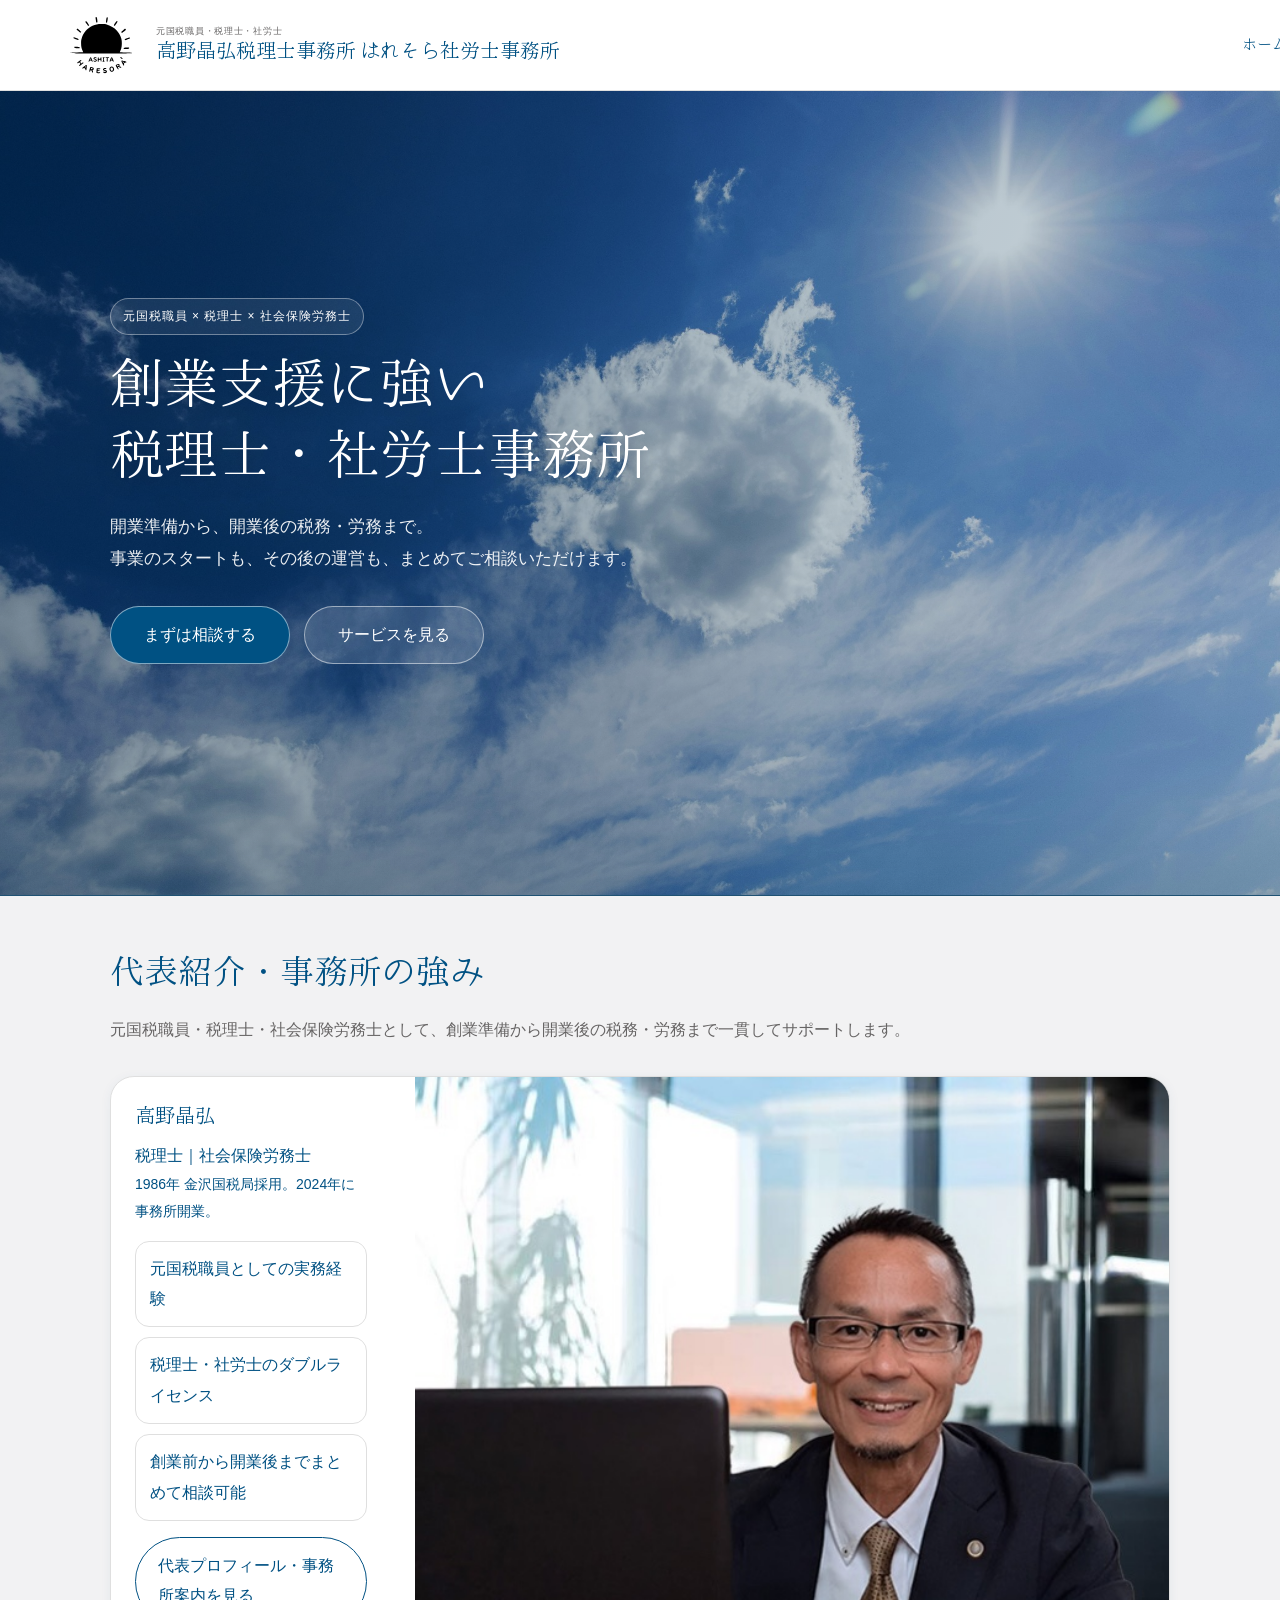
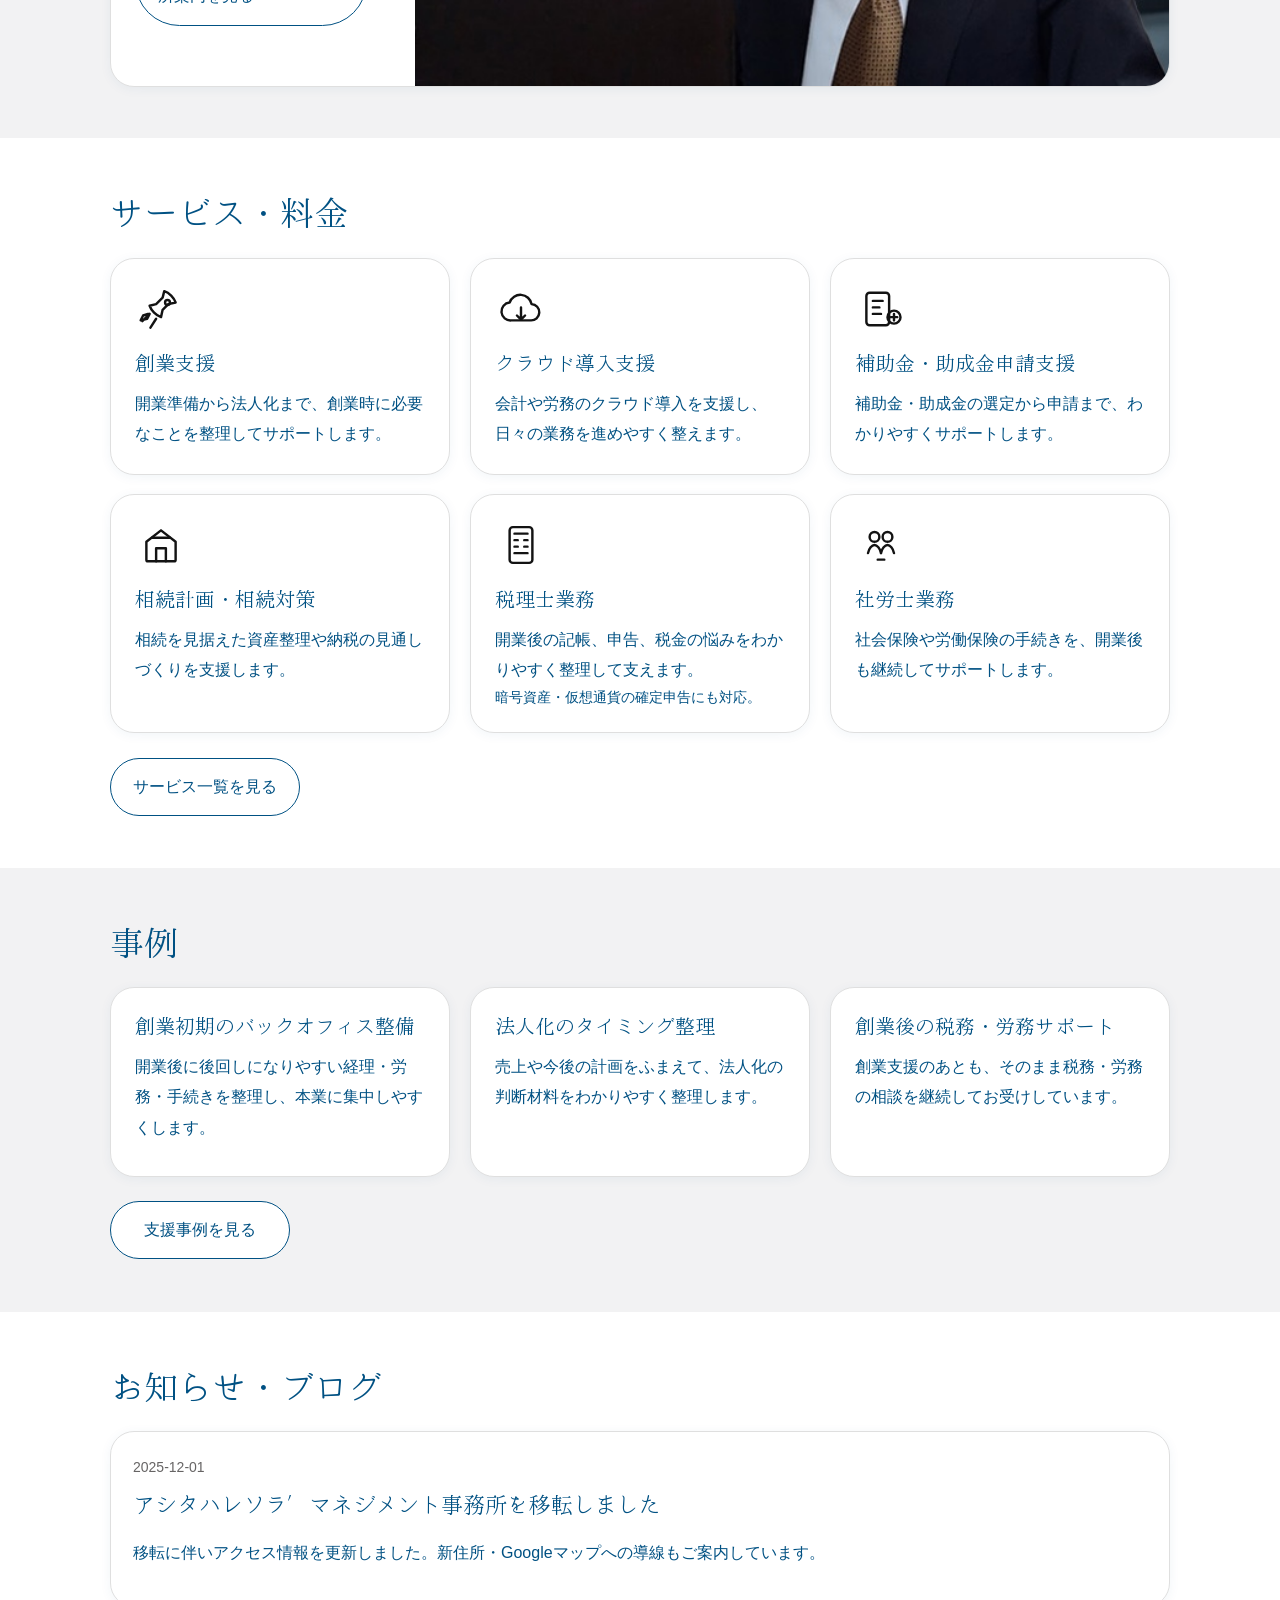
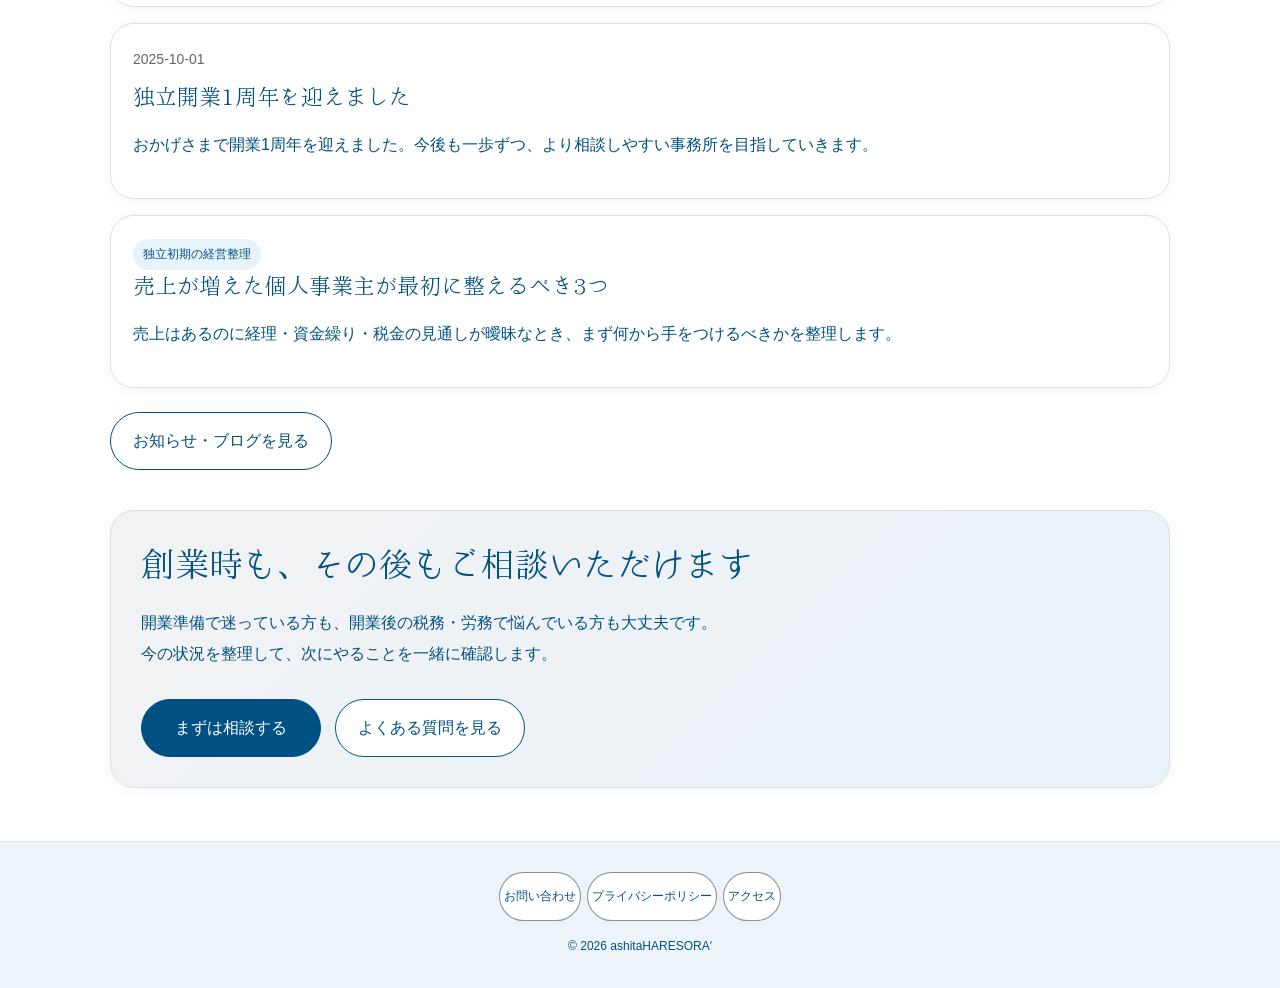
<file: index.html>
<!DOCTYPE html>
<html lang="ja">

<head>
  <meta charset="UTF-8">
  <meta name="viewport" content="width=device-width, initial-scale=1.0">
  <title>創業支援に強い税理士・社労士事務所 | ashitaHARESORA′</title>
  <meta name="description" content="元国税職員・税理士・社労士が、開業準備から開業後の税務・労務まで一貫してサポートする事務所です。">
  <meta name="robots" content="index,follow,max-image-preview:large">
  <link rel="canonical" href="https://ashitaharesora.github.io/ashita-haresora/">
  <meta property="og:title" content="創業支援に強い税理士・社労士事務所 | ashitaHARESORA′">
  <meta property="og:description" content="元国税職員・税理士・社労士が、開業準備から開業後の税務・労務まで一貫してサポートする事務所です。">
  <meta property="og:type" content="website">
  <meta property="og:url" content="https://ashitaharesora.github.io/ashita-haresora/">
  <meta property="og:site_name" content="ashitaHARESORA′">
  <meta property="og:image" content="https://ashitaharesora.github.io/ashita-haresora/assets/img/ogp.jpg">
  <meta name="twitter:card" content="summary_large_image">
  <link rel="icon" href="assets/img/Logo_1.svg" type="image/svg+xml">
  <link rel="apple-touch-icon" href="assets/img/Logo_1.svg">
  <link rel="stylesheet" href="assets/css/style.css">
  <script defer src="assets/js/main.js"></script>

  <script type="application/ld+json">
{
  "@context":"https://schema.org",
  "@type":"Organization",
  "name":"高野晶弘税理士事務所 / はれそら社労士事務所",
  "url":"https://ashitaharesora.github.io/ashita-haresora/",
  "description":"創業支援に強く、開業準備から開業後の税務・労務まで一貫してサポートする税理士・社労士事務所です。",
  "founder":{"@type":"Person","name":"高野晶弘"}
}
</script>

</head>

<body class="home-page static-header-home">
  <header class="site-header">
    <div class="header-inner">
      <a class="brand" href="./" aria-label="高野晶弘税理士事務所 はれそら社労士事務所 トップページ">
        <img class="brand-logo" src="assets/img/Logo_1.svg" alt="ashitaHARESORA′ ロゴ">
        <span class="brand-text">
          <span class="brand-kicker">元国税職員・税理士・社労士</span>
          <span class="brand-name">
            <span class="brand-name-tax">高野晶弘税理士事務所</span>
            <span class="brand-name-labor">はれそら社労士事務所</span>
          </span>
        </span>
      </a>
      <nav class="nav site-nav-static" id="site-nav">
        <div class="nav-list">
          <a class="nav-item" href="./">ホーム</a>
          <a class="nav-item" href="./services/">サービス・料金</a>
          <a class="nav-item" href="./about/">事務所案内</a>
          <a class="nav-item" href="./faq/">FAQ</a>
          <div class="nav-cta-group">
            <a class="nav-item cta cta-free" href="./contact/">無料相談</a>
            <a class="nav-item cta cta-phone" href="tel:XXX-XXX-XXXX">TEL XXX-XXX-XXXX</a>
          </div>
        </div>
      </nav>
    </div>
  </header>

  <main>
    <section class="hero">
      <div class="container">
        <div class="hero-kicker js-fade-up delay-1">元国税職員 × 税理士 × 社会保険労務士</div>
        <h1 class="js-fade-up delay-2">創業支援に強い<br>税理士・社労士事務所</h1>
        <p class="js-fade-up delay-3">
          開業準備から、開業後の税務・労務まで。<br>
          事業のスタートも、その後の運営も、まとめてご相談いただけます。
        </p>
        <div class="hero-actions js-fade-up delay-4">
          <a class="button primary" href="contact/">まずは相談する</a>
          <a class="button" href="services/">サービスを見る</a>
        </div>
      </div>
    </section>

    <section class="section alt">
      <div class="container">
        <h2 class="js-fade-up">代表紹介・事務所の強み</h2>
        <p class="section-lead js-fade-up delay-1">
          元国税職員・税理士・社会保険労務士として、創業準備から開業後の税務・労務まで一貫してサポートします。
        </p>

        <div class="card compact-profile-card js-fade-up delay-2">
          <img class="profile-photo" src="assets/img/representative.jpg" alt="代表 高野晶弘 税理士・社会保険労務士">

          <div class="profile-body">
            <h3 class="profile-name">高野晶弘</h3>
            <p class="profile-role">税理士｜社会保険労務士</p>
            <p class="meta">1986年 金沢国税局採用。2024年に事務所開業。</p>

            <ul class="list compact-strength-list">
              <li>元国税職員としての実務経験</li>
              <li>税理士・社労士のダブルライセンス</li>
              <li>創業前から開業後までまとめて相談可能</li>
            </ul>

            <div style="margin-top:16px;">
              <a class="button" href="about/">代表プロフィール・事務所案内を見る</a>
            </div>
          </div>
        </div>
      </div>
    </section>

    <section class="section">
      <div class="container">
        <h2 class="js-fade-up">サービス・料金</h2>
        <div class="grid three">
          <a class="card js-fade-up delay-1" href="services/startup/">
            <img class="service-icon" src="assets/img/icons/startup.svg" alt="" aria-hidden="true">
            <h3>創業支援</h3>
            <p>開業準備から法人化まで、創業時に必要なことを整理してサポートします。</p>
          </a>

          <a class="card js-fade-up delay-2" href="services/cloud/">
            <img class="service-icon" src="assets/img/icons/cloud.svg" alt="" aria-hidden="true">
            <h3>クラウド導入支援</h3>
            <p>会計や労務のクラウド導入を支援し、日々の業務を進めやすく整えます。</p>
          </a>

          <a class="card js-fade-up delay-3" href="services/subsidy/">
            <img class="service-icon" src="assets/img/icons/subsidy.svg" alt="" aria-hidden="true">
            <h3>補助金・助成金申請支援</h3>
            <p>補助金・助成金の選定から申請まで、わかりやすくサポートします。</p>
          </a>

          <a class="card js-fade-up delay-1" href="services/succession/">
            <img class="service-icon" src="assets/img/icons/succession.svg" alt="" aria-hidden="true">
            <h3>相続計画・相続対策</h3>
            <p>相続を見据えた資産整理や納税の見通しづくりを支援します。</p>
          </a>

          <a class="card js-fade-up delay-2" href="services/tax/">
            <img class="service-icon" src="assets/img/icons/tax.svg" alt="" aria-hidden="true">
            <h3>税理士業務</h3>
            <p>開業後の記帳、申告、税金の悩みをわかりやすく整理して支えます。</p>
            <p class="service-subnote">暗号資産・仮想通貨の確定申告にも対応。</p>
          </a>

          <a class="card js-fade-up delay-3" href="services/labor/">
            <img class="service-icon" src="assets/img/icons/labor.svg" alt="" aria-hidden="true">
            <h3>社労士業務</h3>
            <p>社会保険や労働保険の手続きを、開業後も継続してサポートします。</p>
          </a>
        </div>
        <div style="margin-top:24px"><a class="button js-fade-up" href="services/">サービス一覧を見る</a></div>
      </div>
    </section>

    <section class="section alt">
      <div class="container">
        <h2 class="js-fade-up">事例</h2>
        <div class="grid three">
          <a class="card js-fade-up delay-1" href="works/">
            <h3>創業初期のバックオフィス整備</h3>
            <p>開業後に後回しになりやすい経理・労務・手続きを整理し、本業に集中しやすくします。</p>
          </a>
          <a class="card js-fade-up delay-2" href="works/">
            <h3>法人化のタイミング整理</h3>
            <p>売上や今後の計画をふまえて、法人化の判断材料をわかりやすく整理します。</p>
          </a>
          <a class="card js-fade-up delay-3" href="works/">
            <h3>創業後の税務・労務サポート</h3>
            <p>創業支援のあとも、そのまま税務・労務の相談を継続してお受けしています。</p>
          </a>
        </div>
        <div style="margin-top:24px"><a class="button js-fade-up" href="works/">支援事例を見る</a></div>
      </div>
    </section>

    <section class="section">
      <div class="container split">
        <div>
          <h2 class="js-fade-up">お知らせ・ブログ</h2>
          <div class="news-list">
            <a class="news-item js-fade-up delay-1" href="news/2025-12-office-move/"><time
                datetime="2025-12-01">2025-12-01</time>
              <h3>アシタハレソラ′マネジメント事務所を移転しました</h3>
              <p>移転に伴いアクセス情報を更新しました。新住所・Googleマップへの導線もご案内しています。</p>
            </a>
            <a class="news-item js-fade-up delay-2" href="news/2025-10-anniversary/"><time
                datetime="2025-10-01">2025-10-01</time>
              <h3>独立開業1周年を迎えました</h3>
              <p>おかげさまで開業1周年を迎えました。今後も一歩ずつ、より相談しやすい事務所を目指していきます。</p>
            </a>
            <a class="blog-item js-fade-up delay-3" href="blog/first-three-foundations/"><span
                class="tag">独立初期の経営整理</span>
              <h3>売上が増えた個人事業主が最初に整えるべき3つ</h3>
              <p>売上はあるのに経理・資金繰り・税金の見通しが曖昧なとき、まず何から手をつけるべきかを整理します。</p>
            </a>
          </div>
          <div style="margin-top:24px">
            <a class="button js-fade-up delay-1" href="news/">お知らせ・ブログを見る</a>
          </div>
        </div>

        <div>
          <div class="cta-box js-fade-up delay-1">
            <h2>創業時も、その後もご相談いただけます</h2>
            <p>
              開業準備で迷っている方も、開業後の税務・労務で悩んでいる方も大丈夫です。<br>
              今の状況を整理して、次にやることを一緒に確認します。
            </p>
            <div class="hero-actions">
              <a class="button primary" href="contact/">まずは相談する</a>
              <a class="button" href="faq/">よくある質問を見る</a>
            </div>
          </div>
        </div>
      </div>
    </section>
  </main>

  <footer class="site-footer">
    <div class="footer-inner">
      <div class="footer-links">
        <a href="contact/">お問い合わせ</a>
        <a href="privacy/">プライバシーポリシー</a>
        <a href="access/">アクセス</a>
      </div>
      <div>© <span data-year></span> ashitaHARESORA′</div>
    </div>
  </footer>

  <div class="floating-cta" id="floating-cta" aria-label="お問い合わせ固定ボタン">
    <a class="floating-cta-item floating-cta-free" href="./contact/">無料相談</a>
    <a class="floating-cta-item floating-cta-phone" href="tel:XXX-XXX-XXXX">TEL XXX-XXX-XXXX</a>
  </div>
</body>

</html>
</file>
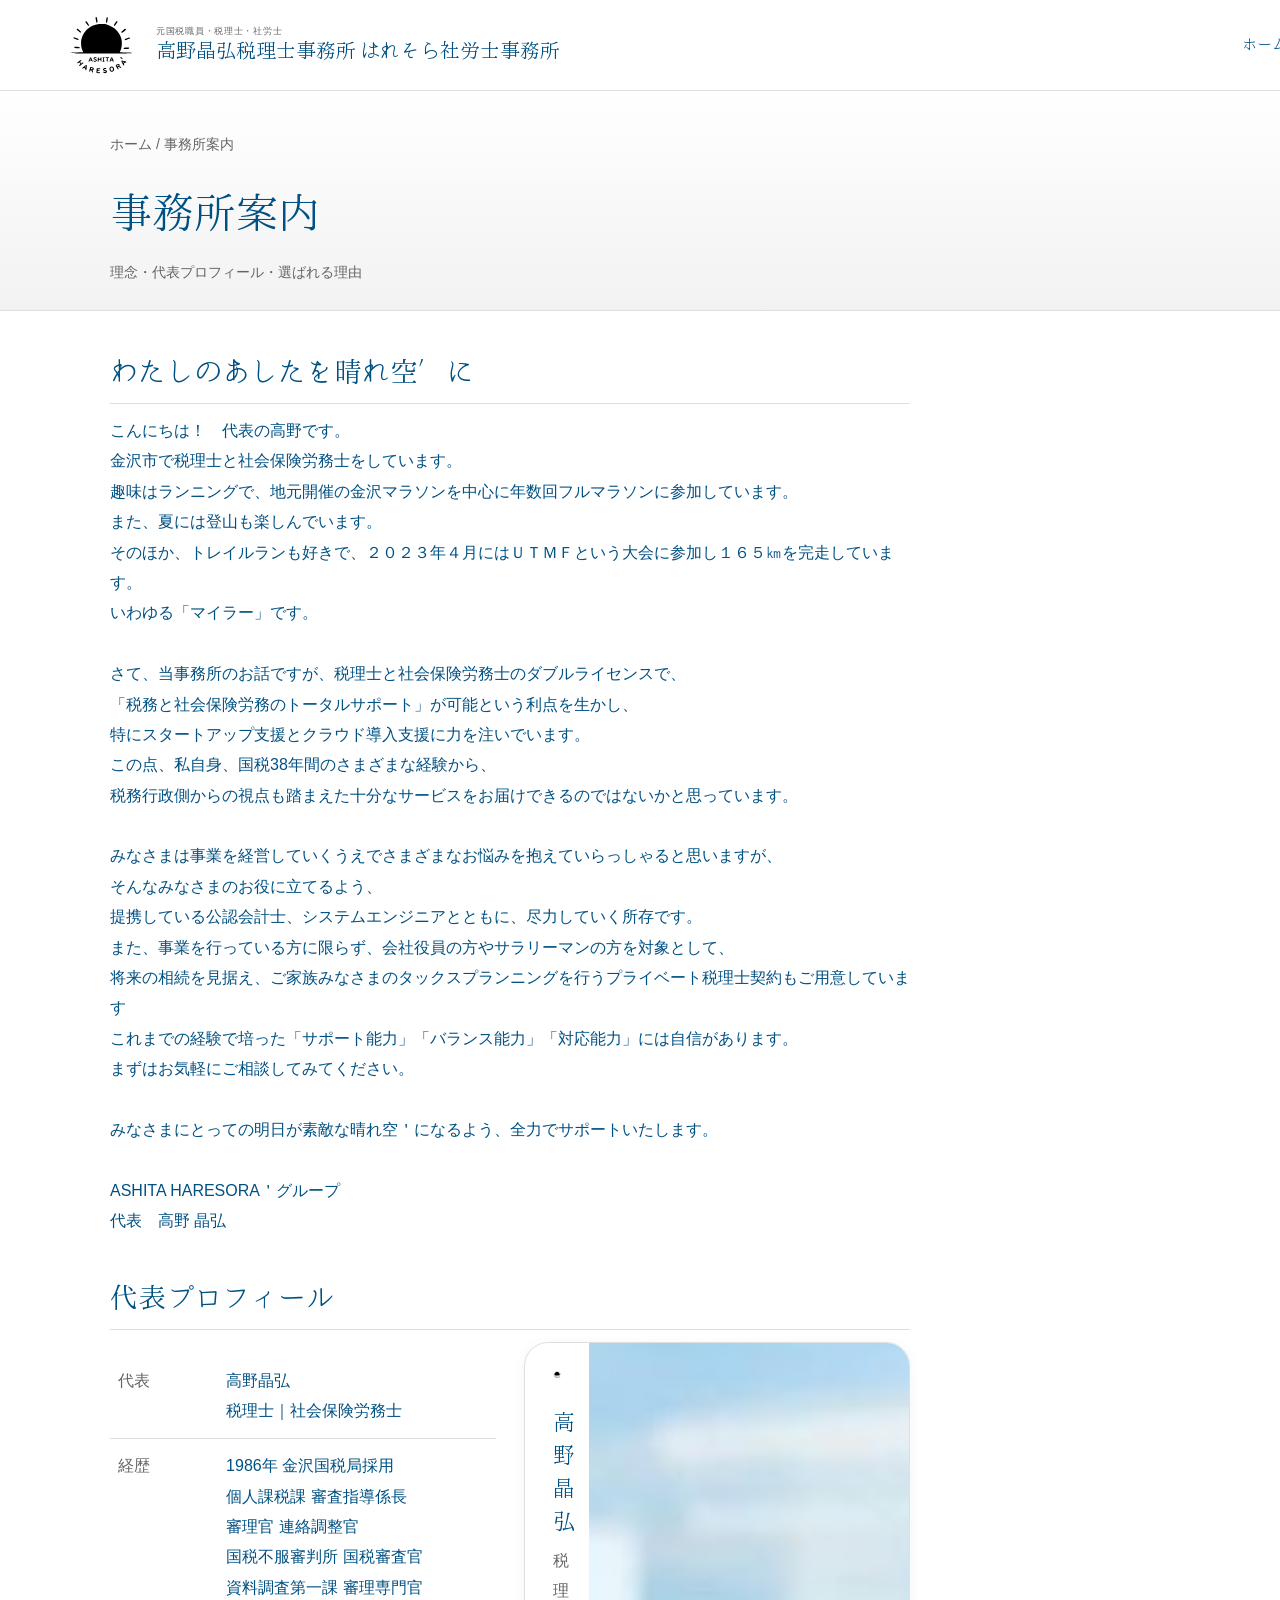
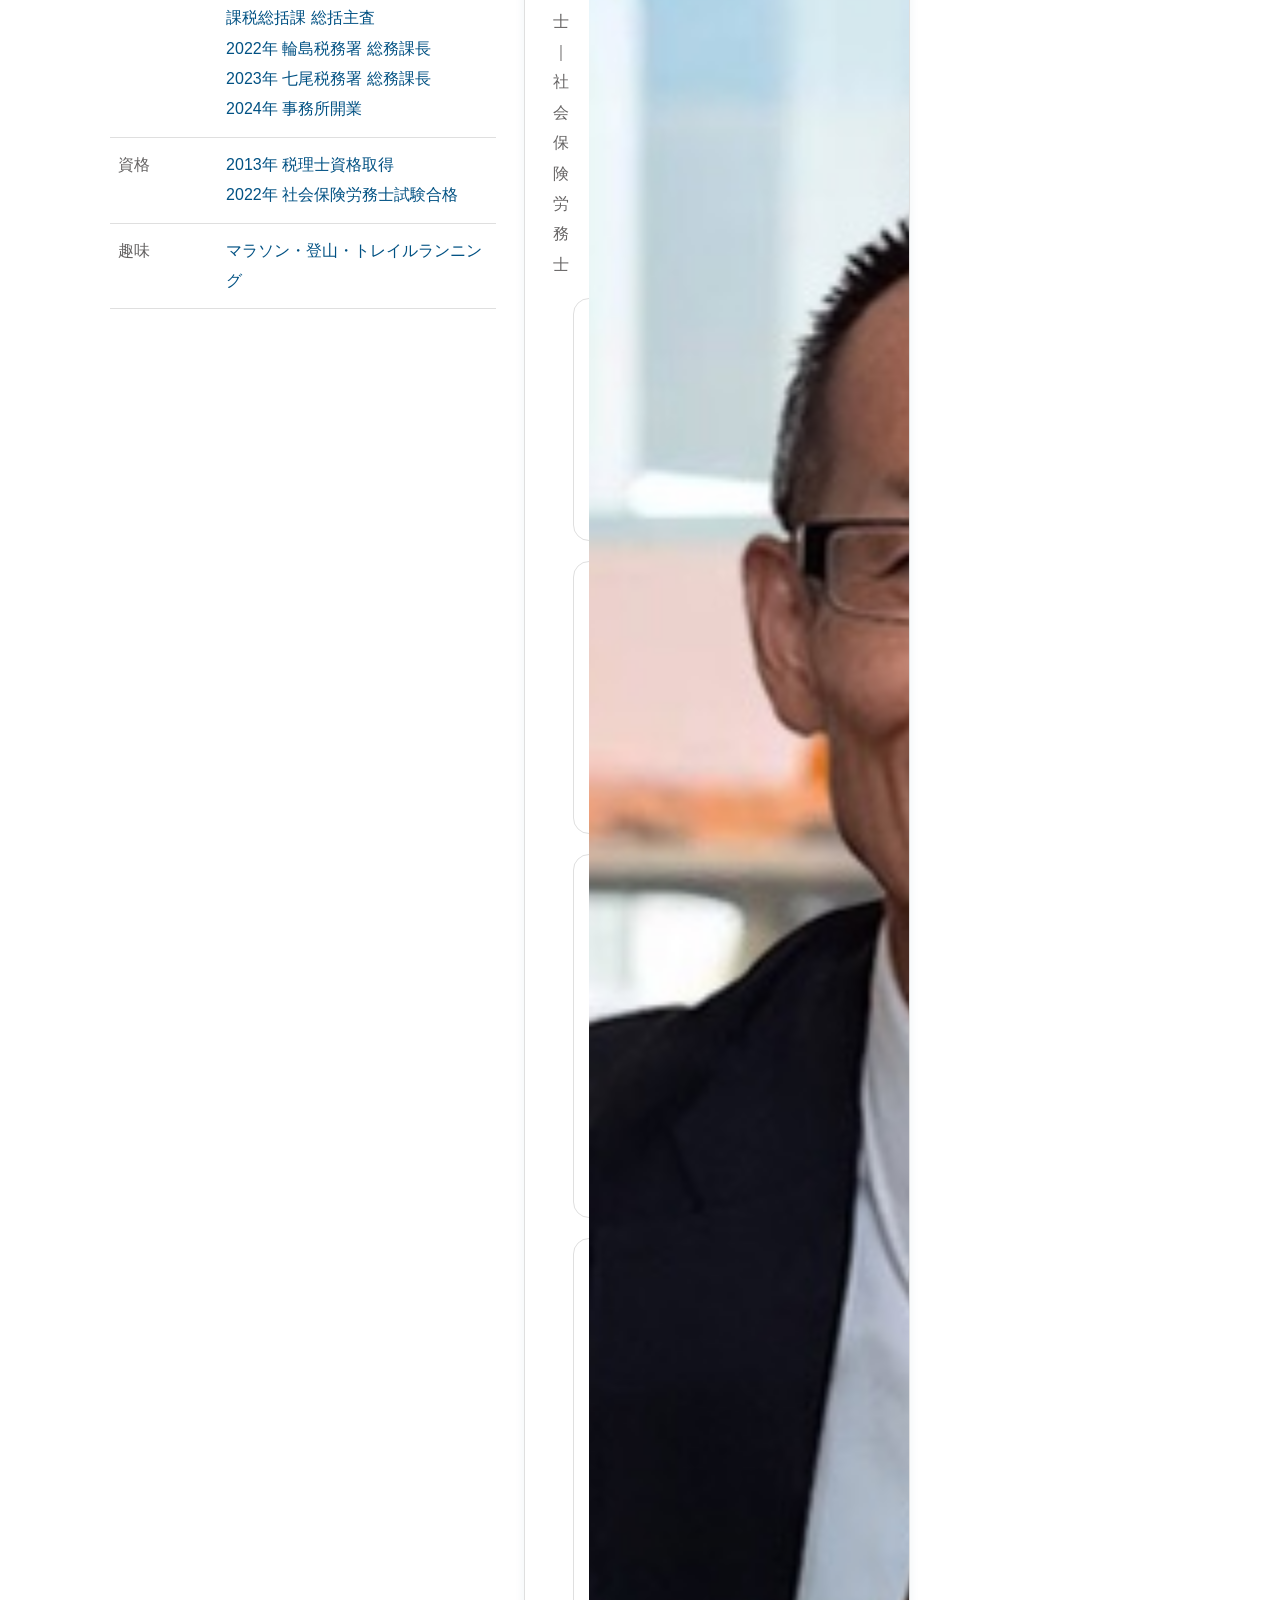
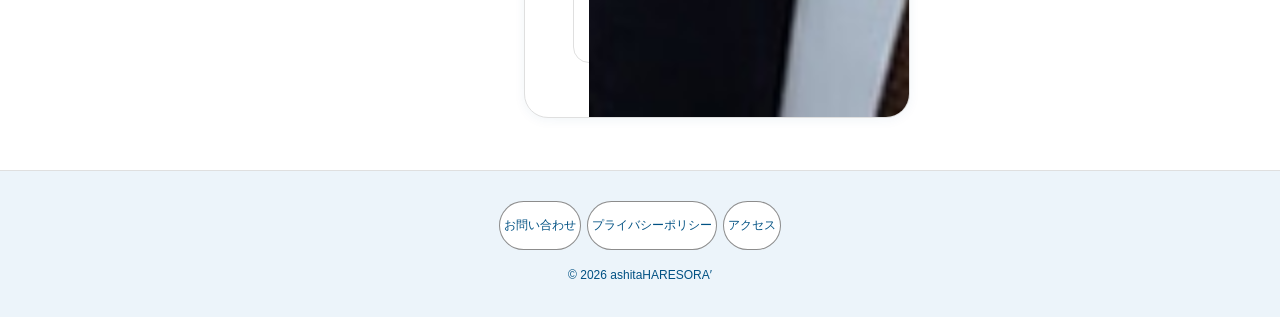
<file: about/index.html>
<!DOCTYPE html>
<html lang="ja">

<head>
  <meta charset="UTF-8">
  <meta name="viewport" content="width=device-width, initial-scale=1.0">
  <title>事務所案内 | ashitaHARESORA′</title>
  <meta name="description" content="理念・代表プロフィール・強みを紹介します。">
  <meta name="robots" content="index,follow,max-image-preview:large">
  <link rel="canonical" href="https://ashitaharesora.github.io/ashita-haresora/about/">
  <meta property="og:title" content="事務所案内 | ashitaHARESORA′">
  <meta property="og:description" content="理念・代表プロフィール・強みを紹介します。">
  <meta property="og:type" content="website">
  <meta property="og:url" content="https://ashitaharesora.github.io/ashita-haresora/about/">
  <meta property="og:site_name" content="ashitaHARESORA′">
  <meta property="og:image" content="https://ashitaharesora.github.io/ashita-haresora/assets/img/ogp.jpg">
  <meta name="twitter:card" content="summary_large_image">
  <link rel="icon" href="../assets/img/Logo_1.svg" type="image/svg+xml">
  <link rel="apple-touch-icon" href="../assets/img/Logo_1.svg">
  <link rel="stylesheet" href="../assets/css/style.css">
  <script defer src="../assets/js/main.js"></script>

</head>

<body class="home-page static-header-home">
  <header class="site-header">
    <div class="header-inner">
      <a class="brand" href="../" aria-label="高野晶弘税理士事務所 はれそら社労士事務所 トップページ">
        <img class="brand-logo" src="../assets/img/Logo_1.svg" alt="ashitaHARESORA′ ロゴ">
        <span class="brand-text">
          <span class="brand-kicker">元国税職員・税理士・社労士</span>
          <span class="brand-name">
            <span class="brand-name-tax">高野晶弘税理士事務所</span>
            <span class="brand-name-labor">はれそら社労士事務所</span>
          </span>
        </span>
      </a>
      <nav class="nav site-nav-static" id="site-nav">
        <div class="nav-list">
          <a class="nav-item" href="../">ホーム</a>
          <a class="nav-item" href="../services/">サービス・料金</a>
          <a class="nav-item" href="../about/">事務所案内</a>
          <a class="nav-item" href="../faq/">FAQ</a>
          <div class="nav-cta-group">
            <a class="nav-item cta cta-free" href="../contact/">無料相談</a>
            <a class="nav-item cta cta-phone" href="tel:XXX-XXX-XXXX">TEL XXX-XXX-XXXX</a>
          </div>
        </div>
      </nav>
    </div>
  </header>

  <main>
    <section class="page-hero">
      <div class="container">
        <p class="breadcrumbs"><a href="../index.html">ホーム</a> / <span>事務所案内</span></p>
        <h1>事務所案内</h1>
        <p class="meta">理念・代表プロフィール・選ばれる理由</p>
      </div>
    </section>
    <section class="section about-section">
      <div class="container">
        <div class="content about-content">
          <div class="content about-content">
            <h2>わたしのあしたを晴れ空′に</h2>
            <p>こんにちは！　代表の高野です。<br>
              金沢市で税理士と社会保険労務士をしています。<br>
              趣味はランニングで、地元開催の金沢マラソンを中心に年数回フルマラソンに参加しています。<br>
              また、夏には登山も楽しんでいます。<br>
              そのほか、トレイルランも好きで、２０２３年４月にはＵＴＭＦという大会に参加し１６５㎞を完走しています。<br>
              いわゆる「マイラー」です。<br>
              <br>
              さて、当事務所のお話ですが、税理士と社会保険労務士のダブルライセンスで、<br>
              「税務と社会保険労務のトータルサポート」が可能という利点を生かし、<br>
              特にスタートアップ支援とクラウド導入支援に力を注いでいます。<br>
              この点、私自身、国税38年間のさまざまな経験から、<br>
              税務行政側からの視点も踏まえた十分なサービスをお届けできるのではないかと思っています。<br>
              <br>
              みなさまは事業を経営していくうえでさまざまなお悩みを抱えていらっしゃると思いますが、<br>
              そんなみなさまのお役に立てるよう、<br>
              提携している公認会計士、システムエンジニアとともに、尽力していく所存です。<br>
              また、事業を行っている方に限らず、会社役員の方やサラリーマンの方を対象として、<br>
              将来の相続を見据え、ご家族みなさまのタックスプランニングを行うプライベート税理士契約もご用意しています<br>
              これまでの経験で培った「サポート能力」「バランス能力」「対応能力」には自信があります。<br>
              まずはお気軽にご相談してみてください。<br>
              <br>
              みなさまにとっての明日が素敵な晴れ空＇になるよう、全力でサポートいたします。<br>
              <br>
              ASHITA HARESORA＇グループ<br>
              代表　高野 晶弘
            </p>

            <h2>代表プロフィール</h2>

            <div class="about-profile-row">
              <div class="about-profile-table">
                <table class="table">
                  <tr>
                    <th>代表</th>
                    <td>高野晶弘<br>税理士｜社会保険労務士</td>
                  </tr>
                  <tr>
                    <th>経歴</th>
                    <td>1986年 金沢国税局採用<br>個人課税課 審査指導係長<br>審理官 連絡調整官<br>国税不服審判所 国税審査官<br>資料調査第一課 審理専門官<br>課税総括課
                      総括主査<br>2022年
                      輪島税務署 総務課長<br>2023年 七尾税務署 総務課長<br>2024年 事務所開業</td>
                  </tr>
                  <tr>
                    <th>資格</th>
                    <td>2013年 税理士資格取得<br>2022年 社会保険労務士試験合格</td>
                  </tr>
                  <tr>
                    <th>趣味</th>
                    <td>マラソン・登山・トレイルランニング</td>
                  </tr>
                </table>
              </div>

              <aside class="profile-card about-profile-card">
                <img class="profile-photo" src="../assets/img/representative.jpg" alt="代表 高野晶弘 税理士・社会保険労務士">
                <div class="profile-body">
                  <img class="mini-logo" src="../assets/img/Logo_1.svg" alt="ashitaHARESORA′ ロゴ">
                  <h3 class="profile-name">高野晶弘</h3>
                  <p class="profile-role">税理士｜社会保険労務士</p>
                  <ul class="list">
                    <li>元国税職員としての実務経験</li>
                    <li>税理士・社労士のダブルライセンス</li>
                    <li>独立初期の個人事業主に寄り添う伴走スタイル</li>
                    <li>税務・労務・資金・法人化まで一気通貫で相談可能</li>
                  </ul>
                </div>
              </aside>
            </div>
          </div>
        </div>
      </div>
    </section>
  </main>

  <footer class="site-footer">
    <div class="footer-inner">
      <div class="footer-links">
        <a href="../contact/">お問い合わせ</a>
        <a href="../privacy/">プライバシーポリシー</a>
        <a href="../access/">アクセス</a>
      </div>
      <div>© <span data-year></span> ashitaHARESORA′</div>
    </div>
  </footer>

  <div class="floating-cta" id="floating-cta" aria-label="お問い合わせ固定ボタン">
    <a class="floating-cta-item floating-cta-free" href="../contact/">無料相談</a>
    <a class="floating-cta-item floating-cta-phone" href="tel:XXX-XXX-XXXX">TEL XXX-XXX-XXXX</a>
  </div>
</body>

</html>
</file>
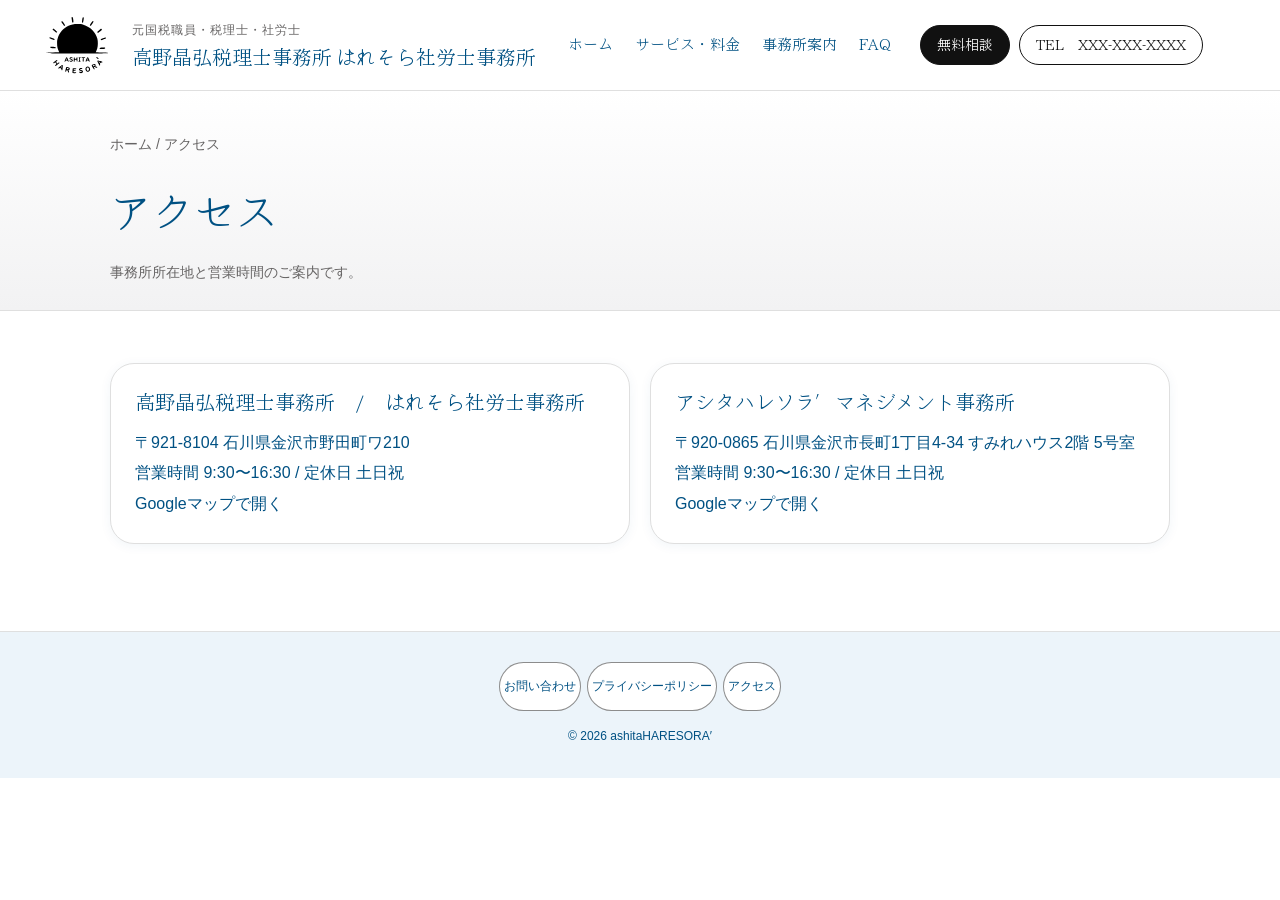
<file: access/index.html>
<!DOCTYPE html>
<html lang="ja">
<head>
  <meta charset="UTF-8">
  <meta name="viewport" content="width=device-width, initial-scale=1.0">
  <title>アクセス | ashitaHARESORA′</title>
  <meta name="description" content="事務所所在地と営業時間のご案内です。">
  <meta name="robots" content="index,follow,max-image-preview:large">
  <link rel="canonical" href="https://ashitaharesora.github.io/ashita-haresora/access/">
  <meta property="og:title" content="アクセス | ashitaHARESORA′">
  <meta property="og:description" content="事務所所在地と営業時間のご案内です。">
  <meta property="og:type" content="website">
  <meta property="og:url" content="https://ashitaharesora.github.io/ashita-haresora/access/">
  <meta property="og:site_name" content="ashitaHARESORA′">
  <meta property="og:image" content="https://ashitaharesora.github.io/ashita-haresora/assets/img/ogp.jpg">
  <meta name="twitter:card" content="summary_large_image">
  <link rel="icon" href="../assets/img/Logo_1.svg" type="image/svg+xml">
  <link rel="apple-touch-icon" href="../assets/img/Logo_1.svg">
  <link rel="stylesheet" href="../assets/css/style.css">
  <script defer src="../assets/js/main.js"></script>

</head>

<body class="static-header-unified">
  <header class="site-header">
    <div class="header-inner">
      <a class="brand" href="../" aria-label="高野晶弘税理士事務所 はれそら社労士事務所 トップページ">
        <img class="brand-logo" src="../assets/img/Logo_1.svg" alt="ashitaHARESORA′ ロゴ">
        <span class="brand-text">
          <span class="brand-kicker">元国税職員・税理士・社労士</span>
          <span class="brand-name">
            <span class="brand-name-tax">高野晶弘税理士事務所</span>
            <span class="brand-name-labor">はれそら社労士事務所</span>
          </span>
        </span>
      </a>
      <nav class="nav site-nav-static" id="site-nav">
        <div class="nav-list">
          <a class="nav-item" href="../">ホーム</a>
          <a class="nav-item" href="../services/">サービス・料金</a>
          <a class="nav-item" href="../about/">事務所案内</a>
          <a class="nav-item" href="../faq/">FAQ</a>
          <div class="nav-cta-group">
            <a class="nav-item cta cta-free" href="../contact/">無料相談</a>
            <a class="nav-item cta cta-phone" href="tel:XXX-XXX-XXXX">TEL XXX-XXX-XXXX</a>
          </div>
        </div>
      </nav>
    </div>
  </header>
  
<main>
  <section class="page-hero">
    <div class="container">
      <p class="breadcrumbs"><a href="../index.html">ホーム</a> / <span>アクセス</span></p>
      <h1>アクセス</h1>
      <p class="meta">事務所所在地と営業時間のご案内です。</p>
    </div>
  </section>
  <section class="section">
    <div class="container grid two">
      <div class="card">
        <h3>高野晶弘税理士事務所 / はれそら社労士事務所</h3>
        <p>〒921-8104 石川県金沢市野田町ワ210</p>
        <p>営業時間 9:30〜16:30 / 定休日 土日祝</p>
        <p><a href="https://maps.google.com/?q=石川県金沢市野田町ワ210" target="_blank" rel="noopener noreferrer">Googleマップで開く</a></p>
      </div>
      <div class="card">
        <h3>アシタハレソラ′マネジメント事務所</h3>
        <p>〒920-0865 石川県金沢市長町1丁目4-34 すみれハウス2階 5号室</p>
        <p>営業時間 9:30〜16:30 / 定休日 土日祝</p>
        <p><a href="https://maps.google.com/?q=石川県金沢市長町1丁目4-34 すみれハウス2階 5号室" target="_blank" rel="noopener noreferrer">Googleマップで開く</a></p>
      </div>
    </div>
  </section>
</main>

  <footer class="site-footer">
    <div class="footer-inner">
      <div class="footer-links">
        <a href="../contact/">お問い合わせ</a>
        <a href="../privacy/">プライバシーポリシー</a>
        <a href="../access/">アクセス</a>
      </div>
      <div>© <span data-year></span> ashitaHARESORA′</div>
    </div>
  </footer>
</body>
</html>
</file>
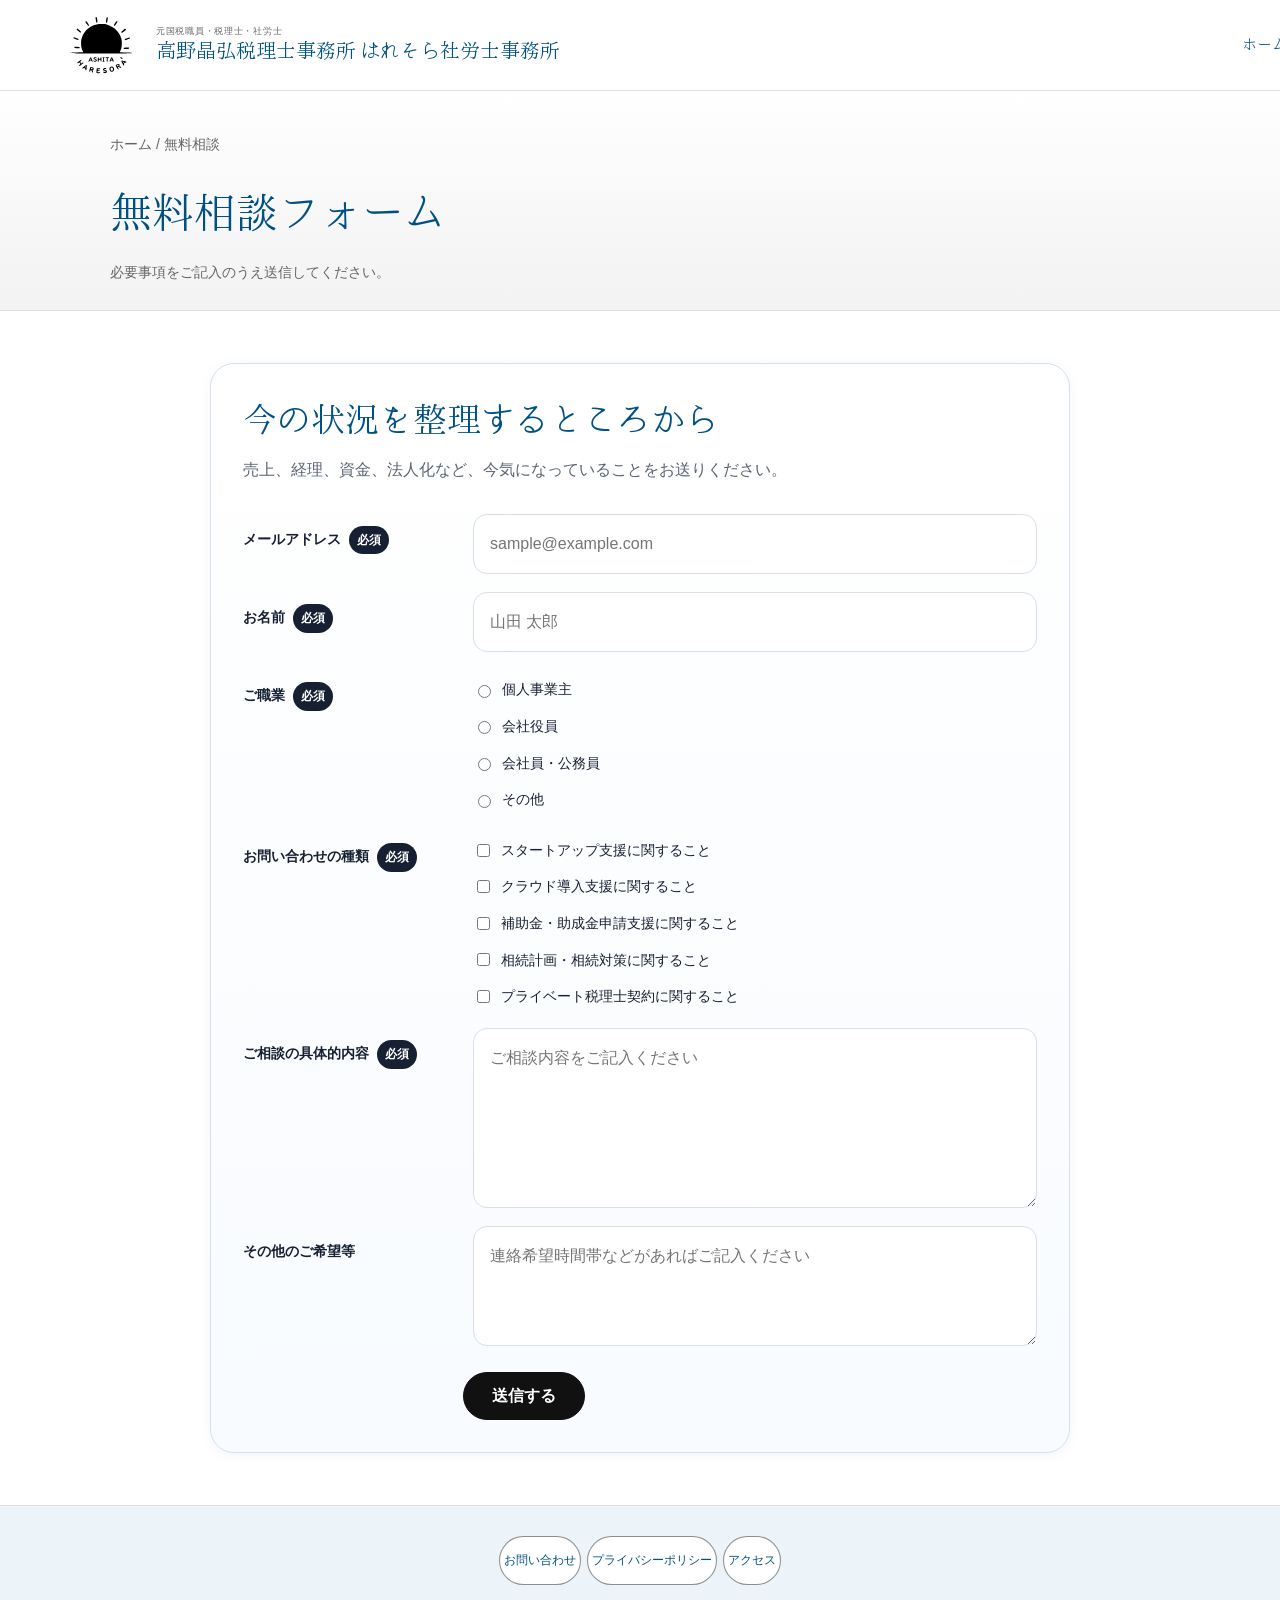
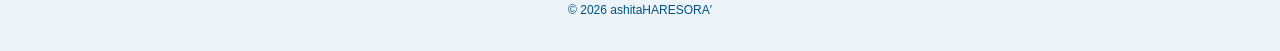
<file: contact/index.html>
<!DOCTYPE html>
<html lang="ja">
<head>
  <meta charset="UTF-8">
  <meta name="viewport" content="width=device-width, initial-scale=1.0">
  <title>無料相談 | ashitaHARESORA′</title>
  <meta name="description" content="無料相談フォーム">
  <link rel="icon" href="../assets/img/Logo_1.svg" type="image/svg+xml">
  <link rel="apple-touch-icon" href="../assets/img/Logo_1.svg">
  <link rel="stylesheet" href="../assets/css/style.css">
  <link rel="stylesheet" href="../assets/css/contact-form-google.css">
  <script defer src="../assets/js/main.js"></script>
</head>
<body class="home-page static-header-home">
  <header class="site-header">
    <div class="header-inner">
      <a class="brand" href="../" aria-label="高野晶弘税理士事務所 はれそら社労士事務所 トップページ">
        <img class="brand-logo" src="../assets/img/Logo_1.svg" alt="ashitaHARESORA′ ロゴ">
        <span class="brand-text">
          <span class="brand-kicker">元国税職員・税理士・社労士</span>
          <span class="brand-name">
            <span class="brand-name-tax">高野晶弘税理士事務所</span>
            <span class="brand-name-labor">はれそら社労士事務所</span>
          </span>
        </span>
      </a>
      <nav class="nav site-nav-static" id="site-nav">
        <div class="nav-list">
          <a class="nav-item" href="../">ホーム</a>
          <a class="nav-item" href="../services/">サービス・料金</a>
          <a class="nav-item" href="../about/">事務所案内</a>
          <a class="nav-item" href="../faq/">FAQ</a>
          <div class="nav-cta-group">
            <a class="nav-item cta cta-free" href="../contact/">無料相談</a>
            <a class="nav-item cta cta-phone" href="tel:XXX-XXX-XXXX">TEL XXX-XXX-XXXX</a>
          </div>
        </div>
      </nav>
    </div>
  </header>

  <main>
    <section class="page-hero">
      <div class="container">
        <p class="breadcrumbs"><a href="../">ホーム</a> / <span>無料相談</span></p>
        <h1>無料相談フォーム</h1>
        <p class="meta">必要事項をご記入のうえ送信してください。</p>
      </div>
    </section>

    <section class="section">
      <div class="container">
        <div class="form-wrap card">
          <div class="form-intro">
            <h2>今の状況を整理するところから</h2>
            <p>売上、経理、資金、法人化など、今気になっていることをお送りください。</p>
          </div>

          <form class="c-form" id="contact-form">

            <div class="c-form__item">
              <label class="c-form__label" for="field-mail">メールアドレス<span class="c-form__required">必須</span></label>
              <input
                class="c-form__input"
                id="field-mail"
                name="email"
                type="email"
                placeholder="sample@example.com"
                required
              />
            </div>

            <div class="c-form__item">
              <label class="c-form__label" for="field-name">お名前<span class="c-form__required">必須</span></label>
              <input
                class="c-form__input"
                id="field-name"
                name="name"
                type="text"
                placeholder="山田 太郎"
                required
              />
            </div>

            <div class="c-form__item">
              <label class="c-form__label">ご職業<span class="c-form__required">必須</span></label>
              <div class="c-form__choice-group">
                <label class="c-form__choice"><input type="radio" name="job" value="個人事業主" required>個人事業主</label>
                <label class="c-form__choice"><input type="radio" name="job" value="会社役員">会社役員</label>
                <label class="c-form__choice"><input type="radio" name="job" value="会社員・公務員">会社員・公務員</label>
                <label class="c-form__choice"><input type="radio" name="job" value="その他">その他</label>
              </div>
            </div>

            <div class="c-form__item">
              <span class="c-form__label">お問い合わせの種類<span class="c-form__required">必須</span></span>
              <div class="c-form__choice-group">
                <label class="c-form__choice"><input type="checkbox" name="inquiry" value="スタートアップ支援に関すること">スタートアップ支援に関すること</label>
                <label class="c-form__choice"><input type="checkbox" name="inquiry" value="クラウド導入支援に関すること">クラウド導入支援に関すること</label>
                <label class="c-form__choice"><input type="checkbox" name="inquiry" value="補助金・助成金申請支援に関すること">補助金・助成金申請支援に関すること</label>
                <label class="c-form__choice"><input type="checkbox" name="inquiry" value="相続計画・相続対策に関すること">相続計画・相続対策に関すること</label>
                <label class="c-form__choice"><input type="checkbox" name="inquiry" value="プライベート税理士契約に関すること">プライベート税理士契約に関すること</label>
              </div>
            </div>

            <div class="c-form__item">
              <label class="c-form__label" for="field-detail">ご相談の具体的内容<span class="c-form__required">必須</span></label>
              <textarea
                class="c-form__input c-form__textarea"
                id="field-detail"
                name="detail"
                placeholder="ご相談内容をご記入ください"
                required
              ></textarea>
            </div>

            <div class="c-form__item">
              <label class="c-form__label" for="field-other">その他のご希望等</label>
              <textarea
                class="c-form__input c-form__textarea c-form__textarea-small"
                id="field-other"
                name="other"
                placeholder="連絡希望時間帯などがあればご記入ください"
              ></textarea>
            </div>

            <p class="c-form__error" id="form-error" style="display:none; color:#c0392b; margin-top:12px;">
              送信に失敗しました。お手数ですが、お電話またはしばらく経ってから再度お試しください。
            </p>

            <div class="c-form__submit">
              <button type="submit">送信する</button>
            </div>
          </form>

          <script>
            var GAS_URL = 'https://script.google.com/macros/s/AKfycbxxPf2GDxNDQo7ZDpLaZYGAONjdaIFtubyU6YmTlPxvZ95I9IpxXlLw-emQal2xmg3L/exec';

            document.getElementById('contact-form').addEventListener('submit', function(e) {
              e.preventDefault();
              var form = this;
              var btn = form.querySelector('button[type="submit"]');
              var errorMsg = document.getElementById('form-error');
              var fd = new FormData(form);

              // フォームデータをJSONオブジェクトに変換
              var data = {
                email:   fd.get('email')  || '',
                name:    fd.get('name')   || '',
                job:     fd.get('job')    || '',
                inquiry: fd.getAll('inquiry').join('、'), // 複数選択をカンマ区切り
                detail:  fd.get('detail') || '',
                other:   fd.get('other')  || ''
              };

              // 空のフィールドは送信しない
              Object.keys(data).forEach(function(key) {
                if (data[key] === '') delete data[key];
              });

              // お問い合わせ種類が未選択の場合は送信しない
              if (!data.inquiry) {
                alert('お問い合わせの種類を1つ以上選択してください。');
                return;
              }

              btn.disabled = true;
              btn.textContent = '送信中...';
              errorMsg.style.display = 'none';

              // GASへJSON送信（no-corsで302リダイレクト問題を回避）
              fetch(GAS_URL, {
                method: 'POST',
                mode: 'no-cors',
                headers: { 'Content-Type': 'text/plain' },
                body: JSON.stringify(data)
              })
              .then(function() {
                // no-corsではレスポンス内容を読めないが送信は完了しているため遷移
                window.location = './thanks.html';
              })
              .catch(function() {
                btn.disabled = false;
                btn.textContent = '送信する';
                errorMsg.style.display = 'block';
              });
            });
          </script>
        </div>
      </div>
    </section>
  </main>

  <footer class="site-footer">
    <div class="footer-inner">
      <div class="footer-links">
        <a href="../contact/">お問い合わせ</a>
        <a href="../privacy/">プライバシーポリシー</a>
        <a href="../access/">アクセス</a>
      </div>
      <div>© <span data-year></span> ashitaHARESORA′</div>
    </div>
  </footer>
</body>
</html>
</file>
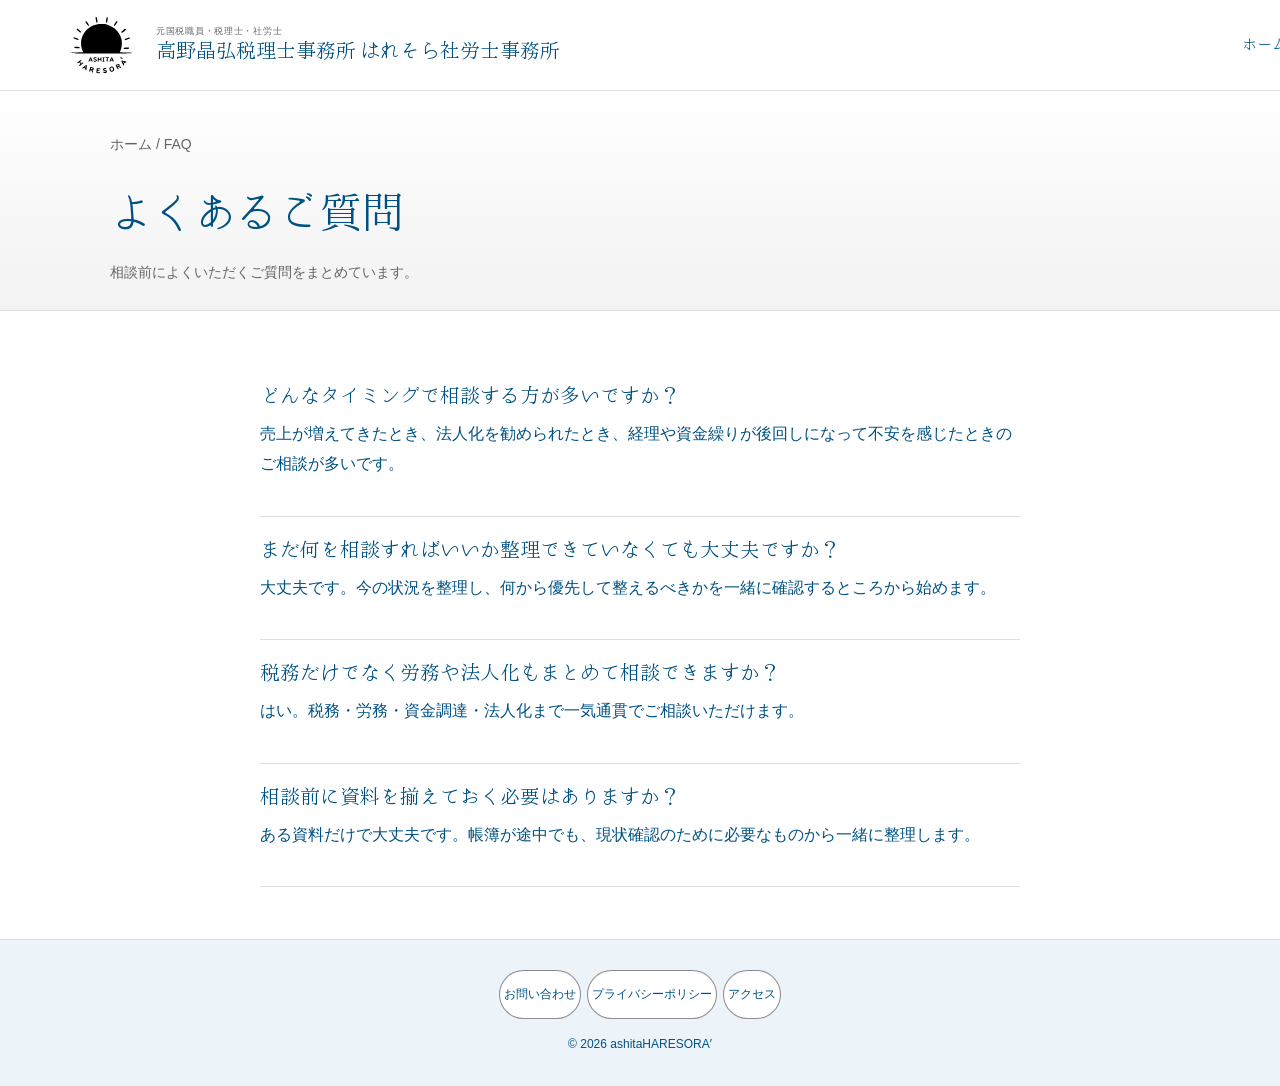
<file: faq/index.html>
<!DOCTYPE html>
<html lang="ja">

<head>
  <meta charset="UTF-8">
  <meta name="viewport" content="width=device-width, initial-scale=1.0">
  <title>FAQ | ashitaHARESORA′</title>
  <meta name="description" content="よくある質問をまとめています。">
  <meta name="robots" content="index,follow,max-image-preview:large">
  <link rel="canonical" href="https://ashitaharesora.github.io/ashita-haresora/faq/">
  <meta property="og:title" content="FAQ | ashitaHARESORA′">
  <meta property="og:description" content="よくある質問をまとめています。">
  <meta property="og:type" content="website">
  <meta property="og:url" content="https://ashitaharesora.github.io/ashita-haresora/faq/">
  <meta property="og:site_name" content="ashitaHARESORA′">
  <meta property="og:image" content="https://ashitaharesora.github.io/ashita-haresora/assets/img/ogp.jpg">
  <meta name="twitter:card" content="summary_large_image">
  <link rel="icon" href="../assets/img/Logo_1.svg" type="image/svg+xml">
  <link rel="apple-touch-icon" href="../assets/img/Logo_1.svg">
  <link rel="stylesheet" href="../assets/css/style.css">
  <script defer src="../assets/js/main.js"></script>

  <script type="application/ld+json">
    {
     "@context":"https://schema.org",
     "@type":"FAQPage",
     "mainEntity":[
    {"@type": "Question", "name": "どんなタイミングで相談する方が多いですか？", "acceptedAnswer": {"@type": "Answer", "text": "売上が増えてきたとき、法人化を勧められたとき、経理や資金繰りが後回しになって不安を感じたときのご相談が多いです。"}},{"@type": "Question", "name": "まだ何を相談すればいいか整理できていなくても大丈夫ですか？", "acceptedAnswer": {"@type": "Answer", "text": "大丈夫です。今の状況を整理し、何から優先して整えるべきかを一緒に確認するところから始めます。"}},{"@type": "Question", "name": "税務だけでなく労務や法人化もまとめて相談できますか？", "acceptedAnswer": {"@type": "Answer", "text": "はい。税務・労務・資金調達・法人化まで一気通貫でご相談いただけます。"}},{"@type": "Question", "name": "相談前に資料を揃えておく必要はありますか？", "acceptedAnswer": {"@type": "Answer", "text": "ある資料だけで大丈夫です。帳簿が途中でも、現状確認のために必要なものから一緒に整理します。"}}
     ]
    }
    </script>

</head>

<body class="home-page static-header-home">
  <header class="site-header">
    <div class="header-inner">
      <a class="brand" href="../" aria-label="高野晶弘税理士事務所 はれそら社労士事務所 トップページ">
        <img class="brand-logo" src="../assets/img/Logo_1.svg" alt="ashitaHARESORA′ ロゴ">
        <span class="brand-text">
          <span class="brand-kicker">元国税職員・税理士・社労士</span>
          <span class="brand-name">
            <span class="brand-name-tax">高野晶弘税理士事務所</span>
            <span class="brand-name-labor">はれそら社労士事務所</span>
          </span>
        </span>
      </a>
      <nav class="nav site-nav-static" id="site-nav">
        <div class="nav-list">
          <a class="nav-item" href="../">ホーム</a>
          <a class="nav-item" href="../services/">サービス・料金</a>
          <a class="nav-item" href="../about/">事務所案内</a>
          <a class="nav-item" href="../faq/">FAQ</a>
          <div class="nav-cta-group">
            <a class="nav-item cta cta-free" href="../contact/">無料相談</a>
            <a class="nav-item cta cta-phone" href="tel:XXX-XXX-XXXX">TEL XXX-XXX-XXXX</a>
          </div>
        </div>
      </nav>
    </div>
  </header>

  <main>
    <section class="page-hero">
      <div class="container">
        <p class="breadcrumbs"><a href="../index.html">ホーム</a> / <span>FAQ</span></p>
        <h1>よくあるご質問</h1>
        <p class="meta">相談前によくいただくご質問をまとめています。</p>
      </div>
    </section>
    <section class="section">
      <div class="container content">
        <div class="faq-item">
          <h3>どんなタイミングで相談する方が多いですか？</h3>
          <p>売上が増えてきたとき、法人化を勧められたとき、経理や資金繰りが後回しになって不安を感じたときのご相談が多いです。</p>
        </div>
        <div class="faq-item">
          <h3>まだ何を相談すればいいか整理できていなくても大丈夫ですか？</h3>
          <p>大丈夫です。今の状況を整理し、何から優先して整えるべきかを一緒に確認するところから始めます。</p>
        </div>
        <div class="faq-item">
          <h3>税務だけでなく労務や法人化もまとめて相談できますか？</h3>
          <p>はい。税務・労務・資金調達・法人化まで一気通貫でご相談いただけます。</p>
        </div>
        <div class="faq-item">
          <h3>相談前に資料を揃えておく必要はありますか？</h3>
          <p>ある資料だけで大丈夫です。帳簿が途中でも、現状確認のために必要なものから一緒に整理します。</p>
        </div>
      </div>
    </section>
  </main>

  <footer class="site-footer">
    <div class="footer-inner">
      <div class="footer-links">
        <a href="../contact/">お問い合わせ</a>
        <a href="../privacy/">プライバシーポリシー</a>
        <a href="../access/">アクセス</a>
      </div>
      <div>© <span data-year></span> ashitaHARESORA′</div>
    </div>
  </footer>

  <div class="floating-cta" id="floating-cta" aria-label="お問い合わせ固定ボタン">
    <a class="floating-cta-item floating-cta-free" href="../contact/">無料相談</a>
    <a class="floating-cta-item floating-cta-phone" href="tel:XXX-XXX-XXXX">TEL XXX-XXX-XXXX</a>
  </div>
</body>

</html>
</file>
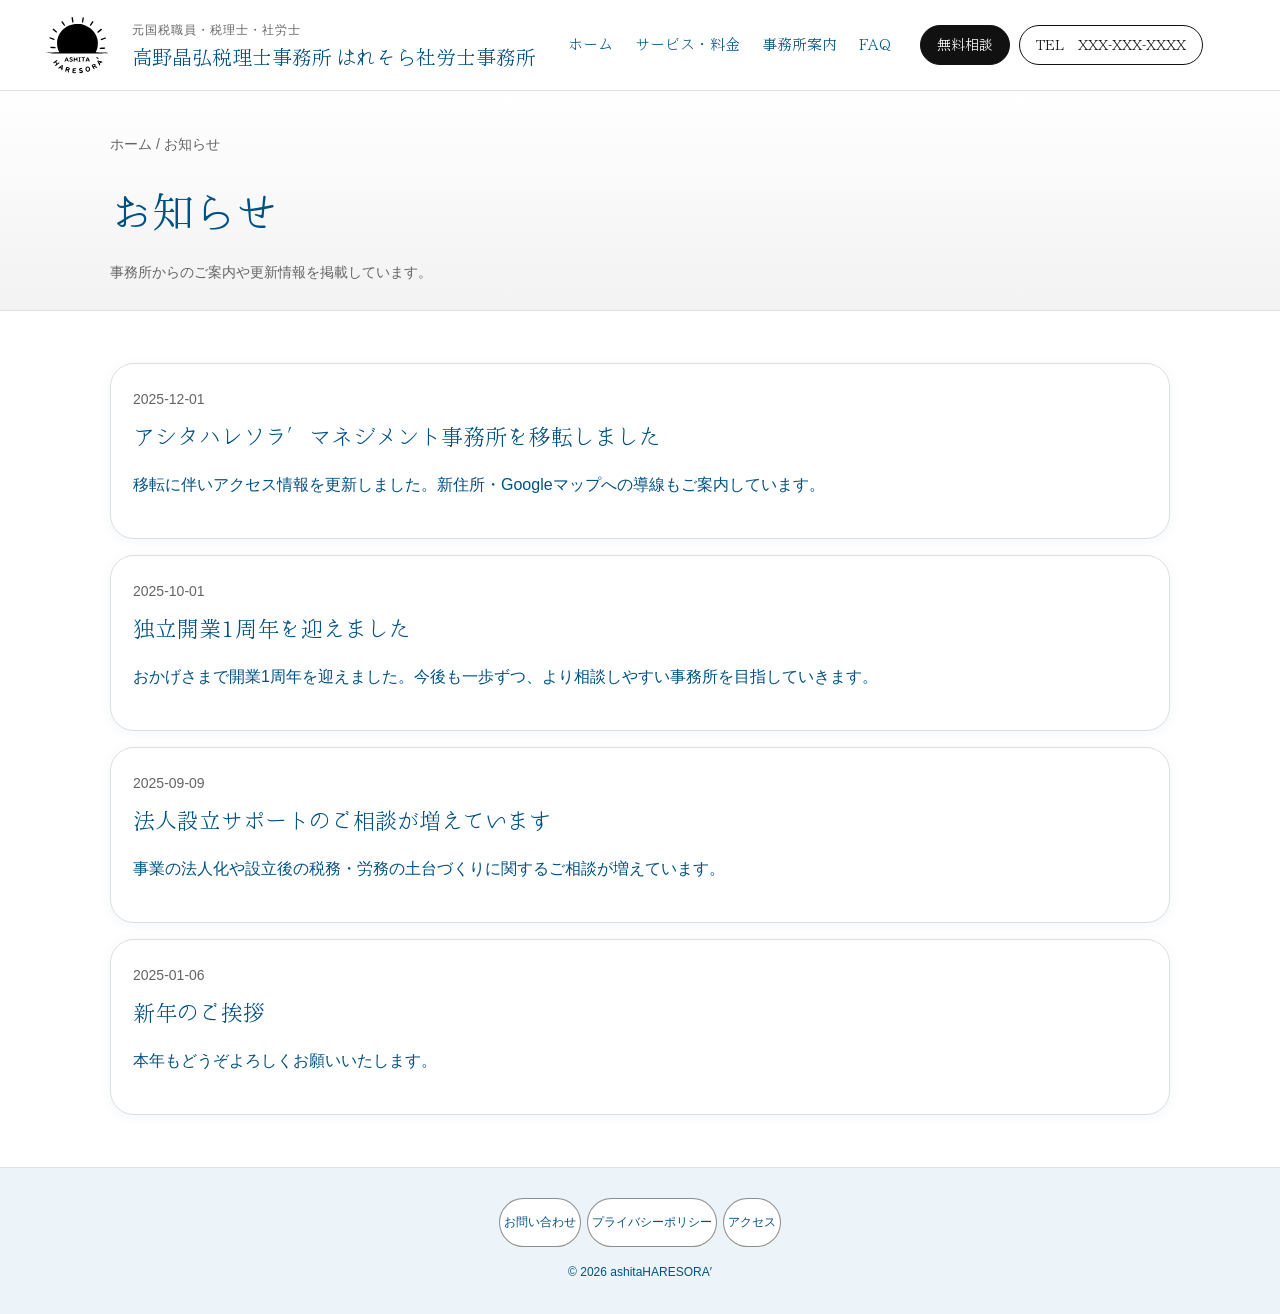
<file: news/index.html>
<!DOCTYPE html>
<html lang="ja">
<head>
  <meta charset="UTF-8">
  <meta name="viewport" content="width=device-width, initial-scale=1.0">
  <title>お知らせ | ashitaHARESORA′</title>
  <meta name="description" content="事務所からのお知らせ一覧です。">
  <meta name="robots" content="index,follow,max-image-preview:large">
  <link rel="canonical" href="https://ashitaharesora.github.io/ashita-haresora/news/">
  <meta property="og:title" content="お知らせ | ashitaHARESORA′">
  <meta property="og:description" content="事務所からのお知らせ一覧です。">
  <meta property="og:type" content="website">
  <meta property="og:url" content="https://ashitaharesora.github.io/ashita-haresora/news/">
  <meta property="og:site_name" content="ashitaHARESORA′">
  <meta property="og:image" content="https://ashitaharesora.github.io/ashita-haresora/assets/img/ogp.jpg">
  <meta name="twitter:card" content="summary_large_image">
  <link rel="icon" href="../assets/img/Logo_1.svg" type="image/svg+xml">
  <link rel="apple-touch-icon" href="../assets/img/Logo_1.svg">
  <link rel="stylesheet" href="../assets/css/style.css">
  <script defer src="../assets/js/main.js"></script>

</head>

<body class="static-header-unified">
  <header class="site-header">
    <div class="header-inner">
      <a class="brand" href="../" aria-label="高野晶弘税理士事務所 はれそら社労士事務所 トップページ">
        <img class="brand-logo" src="../assets/img/Logo_1.svg" alt="ashitaHARESORA′ ロゴ">
        <span class="brand-text">
          <span class="brand-kicker">元国税職員・税理士・社労士</span>
          <span class="brand-name">
            <span class="brand-name-tax">高野晶弘税理士事務所</span>
            <span class="brand-name-labor">はれそら社労士事務所</span>
          </span>
        </span>
      </a>
      <nav class="nav site-nav-static" id="site-nav">
        <div class="nav-list">
          <a class="nav-item" href="../">ホーム</a>
          <a class="nav-item" href="../services/">サービス・料金</a>
          <a class="nav-item" href="../about/">事務所案内</a>
          <a class="nav-item" href="../faq/">FAQ</a>
          <div class="nav-cta-group">
            <a class="nav-item cta cta-free" href="../contact/">無料相談</a>
            <a class="nav-item cta cta-phone" href="tel:XXX-XXX-XXXX">TEL XXX-XXX-XXXX</a>
          </div>
        </div>
      </nav>
    </div>
  </header>
  
<main>
  <section class="page-hero">
    <div class="container">
      <p class="breadcrumbs"><a href="../index.html">ホーム</a> / <span>お知らせ</span></p>
      <h1>お知らせ</h1>
      <p class="meta">事務所からのご案内や更新情報を掲載しています。</p>
    </div>
  </section>
  <section class="section">
    <div class="container">
      <div class="news-list"><a class="news-item" href="2025-12-office-move/"><time datetime="2025-12-01">2025-12-01</time><h3>アシタハレソラ′マネジメント事務所を移転しました</h3><p>移転に伴いアクセス情報を更新しました。新住所・Googleマップへの導線もご案内しています。</p></a><a class="news-item" href="2025-10-anniversary/"><time datetime="2025-10-01">2025-10-01</time><h3>独立開業1周年を迎えました</h3><p>おかげさまで開業1周年を迎えました。今後も一歩ずつ、より相談しやすい事務所を目指していきます。</p></a><a class="news-item" href="2025-09-incorporation-support/"><time datetime="2025-09-09">2025-09-09</time><h3>法人設立サポートのご相談が増えています</h3><p>事業の法人化や設立後の税務・労務の土台づくりに関するご相談が増えています。</p></a><a class="news-item" href="2025-01-new-year/"><time datetime="2025-01-06">2025-01-06</time><h3>新年のご挨拶</h3><p>本年もどうぞよろしくお願いいたします。</p></a></div>
    </div>
  </section>
</main>

  <footer class="site-footer">
    <div class="footer-inner">
      <div class="footer-links">
        <a href="../contact/">お問い合わせ</a>
        <a href="../privacy/">プライバシーポリシー</a>
        <a href="../access/">アクセス</a>
      </div>
      <div>© <span data-year></span> ashitaHARESORA′</div>
    </div>
  </footer>
</body>
</html>
</file>
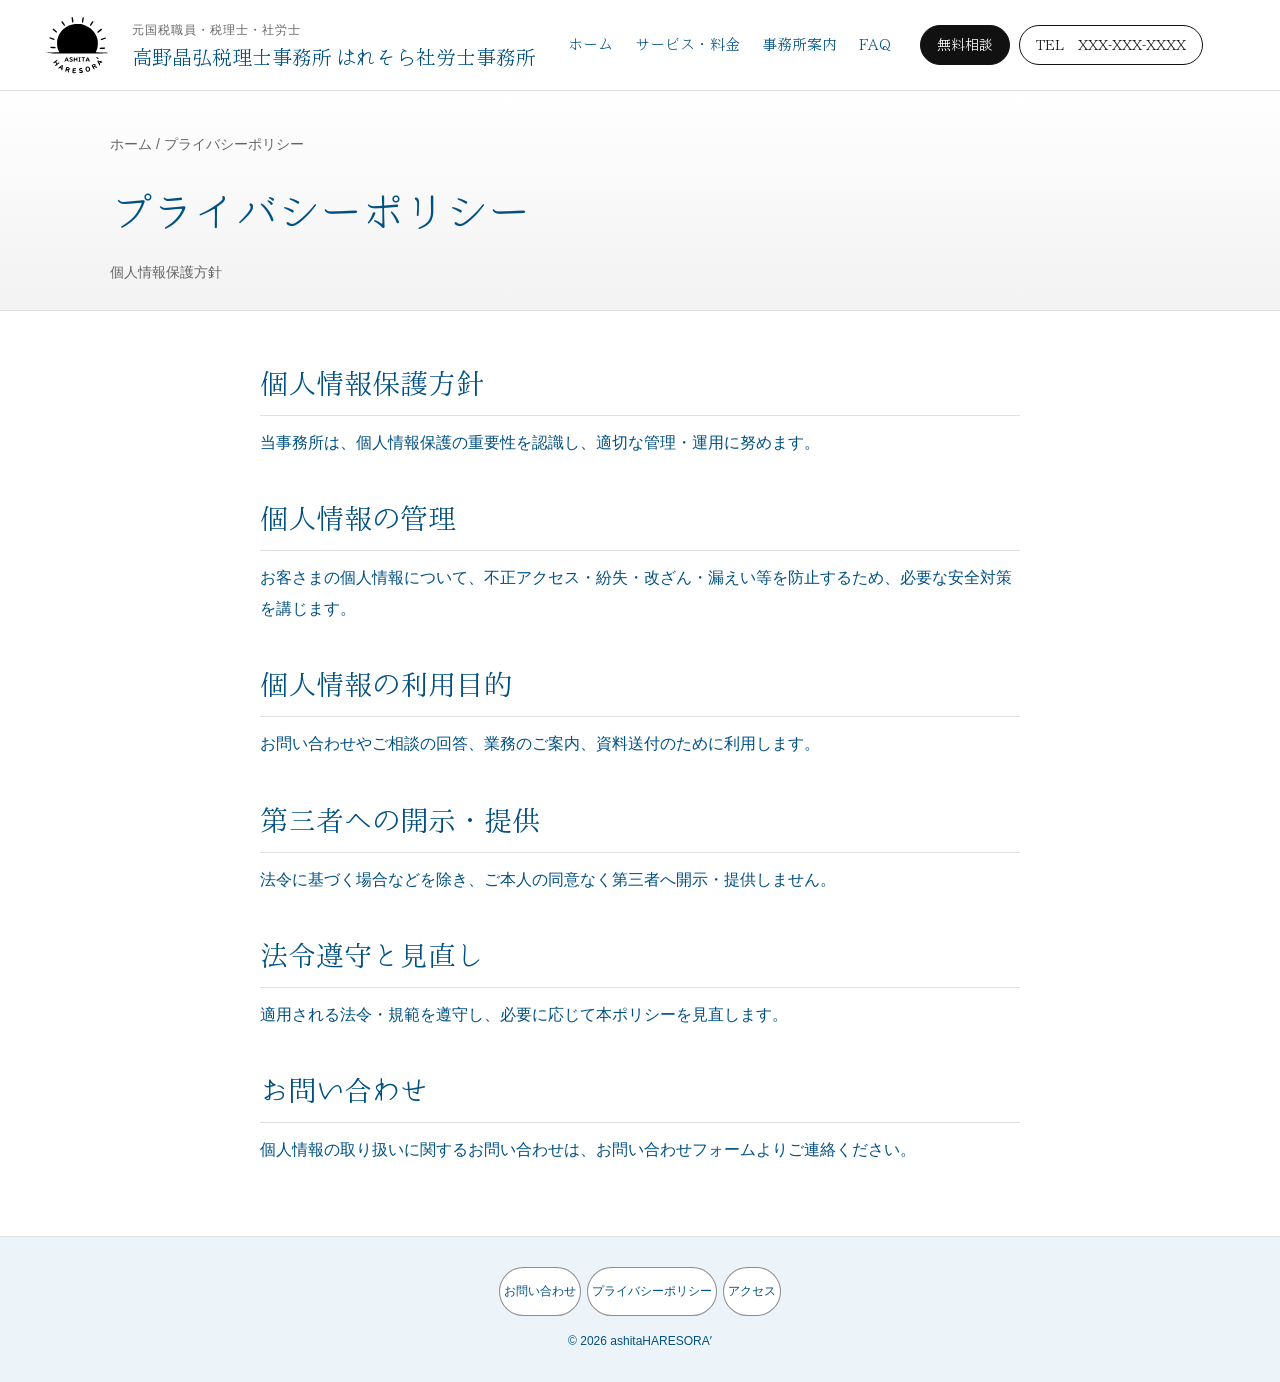
<file: privacy/index.html>
<!DOCTYPE html>
<html lang="ja">
<head>
  <meta charset="UTF-8">
  <meta name="viewport" content="width=device-width, initial-scale=1.0">
  <title>プライバシーポリシー | ashitaHARESORA′</title>
  <meta name="description" content="個人情報保護方針です。">
  <meta name="robots" content="index,follow,max-image-preview:large">
  <link rel="canonical" href="https://ashitaharesora.github.io/ashita-haresora/privacy/">
  <meta property="og:title" content="プライバシーポリシー | ashitaHARESORA′">
  <meta property="og:description" content="個人情報保護方針です。">
  <meta property="og:type" content="website">
  <meta property="og:url" content="https://ashitaharesora.github.io/ashita-haresora/privacy/">
  <meta property="og:site_name" content="ashitaHARESORA′">
  <meta property="og:image" content="https://ashitaharesora.github.io/ashita-haresora/assets/img/ogp.jpg">
  <meta name="twitter:card" content="summary_large_image">
  <link rel="icon" href="../assets/img/Logo_1.svg" type="image/svg+xml">
  <link rel="apple-touch-icon" href="../assets/img/Logo_1.svg">
  <link rel="stylesheet" href="../assets/css/style.css">
  <script defer src="../assets/js/main.js"></script>

</head>

<body class="static-header-unified">
  <header class="site-header">
    <div class="header-inner">
      <a class="brand" href="../" aria-label="高野晶弘税理士事務所 はれそら社労士事務所 トップページ">
        <img class="brand-logo" src="../assets/img/Logo_1.svg" alt="ashitaHARESORA′ ロゴ">
        <span class="brand-text">
          <span class="brand-kicker">元国税職員・税理士・社労士</span>
          <span class="brand-name">
            <span class="brand-name-tax">高野晶弘税理士事務所</span>
            <span class="brand-name-labor">はれそら社労士事務所</span>
          </span>
        </span>
      </a>
      <nav class="nav site-nav-static" id="site-nav">
        <div class="nav-list">
          <a class="nav-item" href="../">ホーム</a>
          <a class="nav-item" href="../services/">サービス・料金</a>
          <a class="nav-item" href="../about/">事務所案内</a>
          <a class="nav-item" href="../faq/">FAQ</a>
          <div class="nav-cta-group">
            <a class="nav-item cta cta-free" href="../contact/">無料相談</a>
            <a class="nav-item cta cta-phone" href="tel:XXX-XXX-XXXX">TEL XXX-XXX-XXXX</a>
          </div>
        </div>
      </nav>
    </div>
  </header>
  
<main>
  <section class="page-hero">
    <div class="container">
      <p class="breadcrumbs"><a href="../index.html">ホーム</a> / <span>プライバシーポリシー</span></p>
      <h1>プライバシーポリシー</h1>
      <p class="meta">個人情報保護方針</p>
    </div>
  </section>
  <section class="section">
    <div class="container content">
      <h2>個人情報保護方針</h2>
      <p>当事務所は、個人情報保護の重要性を認識し、適切な管理・運用に努めます。</p>
      <h2>個人情報の管理</h2>
      <p>お客さまの個人情報について、不正アクセス・紛失・改ざん・漏えい等を防止するため、必要な安全対策を講じます。</p>
      <h2>個人情報の利用目的</h2>
      <p>お問い合わせやご相談の回答、業務のご案内、資料送付のために利用します。</p>
      <h2>第三者への開示・提供</h2>
      <p>法令に基づく場合などを除き、ご本人の同意なく第三者へ開示・提供しません。</p>
      <h2>法令遵守と見直し</h2>
      <p>適用される法令・規範を遵守し、必要に応じて本ポリシーを見直します。</p>
      <h2>お問い合わせ</h2>
      <p>個人情報の取り扱いに関するお問い合わせは、<a href="../contact/">お問い合わせフォーム</a>よりご連絡ください。</p>
    </div>
  </section>
</main>

  <footer class="site-footer">
    <div class="footer-inner">
      <div class="footer-links">
        <a href="../contact/">お問い合わせ</a>
        <a href="../privacy/">プライバシーポリシー</a>
        <a href="../access/">アクセス</a>
      </div>
      <div>© <span data-year></span> ashitaHARESORA′</div>
    </div>
  </footer>
</body>
</html>
</file>
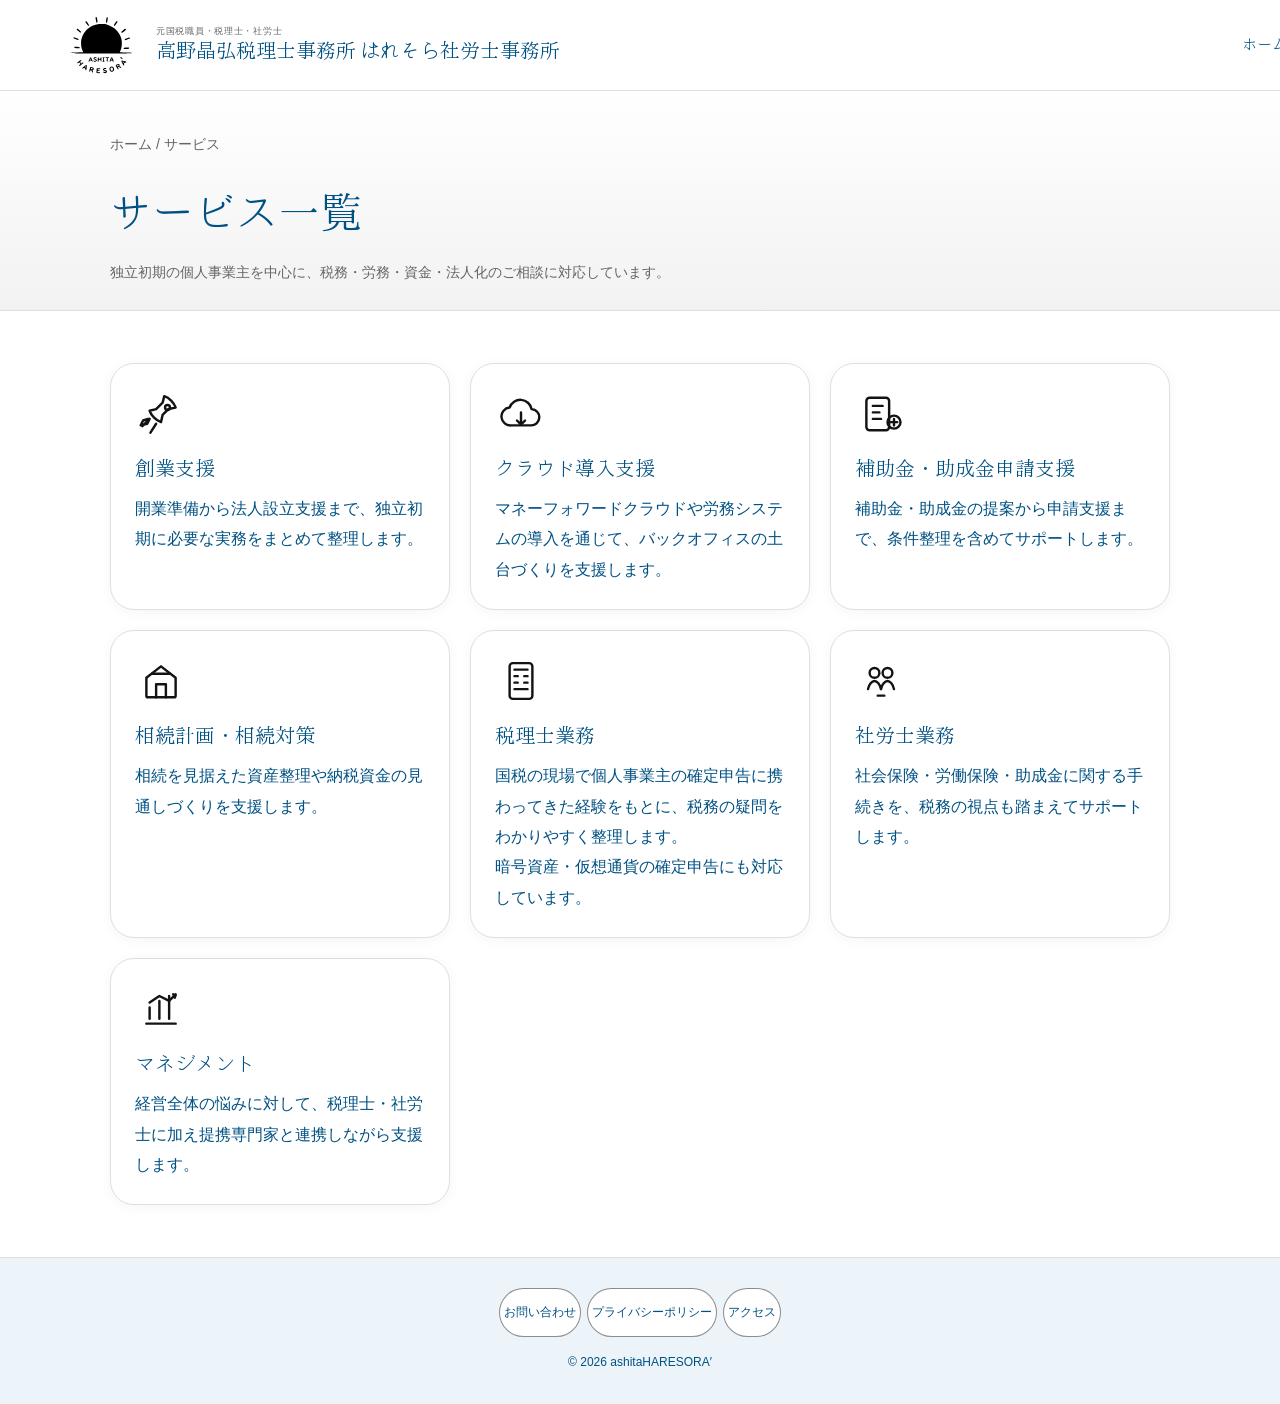
<file: services/index.html>
<!DOCTYPE html>
<html lang="ja">

<head>
  <meta charset="UTF-8">
  <meta name="viewport" content="width=device-width, initial-scale=1.0">
  <title>サービス一覧 | ashitaHARESORA′</title>
  <meta name="description" content="税務・労務・法人化・資金調達・補助金申請・相続などのサービス一覧です。暗号資産・仮想通貨の確定申告にも対応しています。">
  <meta name="robots" content="index,follow,max-image-preview:large">
  <link rel="canonical" href="https://ashitaharesora.github.io/ashita-haresora/services/">
  <meta property="og:title" content="サービス一覧 | ashitaHARESORA′">
  <meta property="og:description" content="税務・労務・法人化・資金調達・補助金申請・相続などのサービス一覧です。暗号資産・仮想通貨の確定申告にも対応しています。">
  <meta property="og:type" content="website">
  <meta property="og:url" content="https://ashitaharesora.github.io/ashita-haresora/services/">
  <meta property="og:site_name" content="ashitaHARESORA′">
  <meta property="og:image" content="https://ashitaharesora.github.io/ashita-haresora/assets/img/ogp.jpg">
  <meta name="twitter:card" content="summary_large_image">
  <link rel="icon" href="../assets/img/Logo_1.svg" type="image/svg+xml">
  <link rel="apple-touch-icon" href="../assets/img/Logo_1.svg">
  <link rel="stylesheet" href="../assets/css/style.css">
  <script defer src="../assets/js/main.js"></script>
</head>

<body class="home-page static-header-home">
  <header class="site-header">
    <div class="header-inner">
      <a class="brand" href="../" aria-label="高野晶弘税理士事務所 はれそら社労士事務所 トップページ">
        <img class="brand-logo" src="../assets/img/Logo_1.svg" alt="ashitaHARESORA′ ロゴ">
        <span class="brand-text">
          <span class="brand-kicker">元国税職員・税理士・社労士</span>
          <span class="brand-name">
            <span class="brand-name-tax">高野晶弘税理士事務所</span>
            <span class="brand-name-labor">はれそら社労士事務所</span>
          </span>
        </span>
      </a>

      <nav class="nav site-nav-static" id="site-nav">
        <div class="nav-list">
          <a class="nav-item" href="../">ホーム</a>
          <a class="nav-item" href="../services/">サービス・料金</a>
          <a class="nav-item" href="../about/">事務所案内</a>
          <a class="nav-item" href="../faq/">FAQ</a>

          <div class="nav-cta-group">
            <a class="nav-item cta cta-free" href="../contact/">無料相談</a>
            <a class="nav-item cta cta-phone" href="tel:XXX-XXX-XXXX">TEL XXX-XXX-XXXX</a>
          </div>
        </div>
      </nav>
    </div>
  </header>

  <main>
    <section class="page-hero">
      <div class="container">
        <p class="breadcrumbs"><a href="../">ホーム</a> / <span>サービス</span></p>
        <h1>サービス一覧</h1>
        <p class="meta">独立初期の個人事業主を中心に、税務・労務・資金・法人化のご相談に対応しています。</p>
      </div>
    </section>

    <section class="section">
      <div class="container">
        <div class="grid three">
          <a class="card" href="startup/">
            <img class="service-icon" src="../assets/img/icons/startup.svg" alt="" aria-hidden="true">
            <h3>創業支援</h3>
            <p>開業準備から法人設立支援まで、独立初期に必要な実務をまとめて整理します。</p>
          </a>

          <a class="card" href="cloud/">
            <img class="service-icon" src="../assets/img/icons/cloud.svg" alt="" aria-hidden="true">
            <h3>クラウド導入支援</h3>
            <p>マネーフォワードクラウドや労務システムの導入を通じて、バックオフィスの土台づくりを支援します。</p>
          </a>

          <a class="card" href="subsidy/">
            <img class="service-icon" src="../assets/img/icons/subsidy.svg" alt="" aria-hidden="true">
            <h3>補助金・助成金申請支援</h3>
            <p>補助金・助成金の提案から申請支援まで、条件整理を含めてサポートします。</p>
          </a>

          <a class="card" href="succession/">
            <img class="service-icon" src="../assets/img/icons/succession.svg" alt="" aria-hidden="true">
            <h3>相続計画・相続対策</h3>
            <p>相続を見据えた資産整理や納税資金の見通しづくりを支援します。</p>
          </a>

          <a class="card" href="tax/">
            <img class="service-icon" src="../assets/img/icons/tax.svg" alt="" aria-hidden="true">
            <h3>税理士業務</h3>
            <p>
              国税の現場で個人事業主の確定申告に携わってきた経験をもとに、税務の疑問をわかりやすく整理します。<br>
              暗号資産・仮想通貨の確定申告にも対応しています。
            </p>
          </a>

          <a class="card" href="labor/">
            <img class="service-icon" src="../assets/img/icons/labor.svg" alt="" aria-hidden="true">
            <h3>社労士業務</h3>
            <p>社会保険・労働保険・助成金に関する手続きを、税務の視点も踏まえてサポートします。</p>
          </a>

          <a class="card" href="management/">
            <img class="service-icon" src="../assets/img/icons/management.svg" alt="" aria-hidden="true">
            <h3>マネジメント</h3>
            <p>経営全体の悩みに対して、税理士・社労士に加え提携専門家と連携しながら支援します。</p>
          </a>
        </div>
      </div>
    </section>
  </main>

  <footer class="site-footer">
    <div class="footer-inner">
      <div class="footer-links">
        <a href="../contact/">お問い合わせ</a>
        <a href="../privacy/">プライバシーポリシー</a>
        <a href="../access/">アクセス</a>
      </div>
      <div>© <span data-year></span> ashitaHARESORA′</div>
    </div>
  </footer>

  <div class="floating-cta" id="floating-cta" aria-label="お問い合わせ固定ボタン">
    <a class="floating-cta-item floating-cta-free" href="../contact/">無料相談</a>
    <a class="floating-cta-item floating-cta-phone" href="tel:XXX-XXX-XXXX">TEL XXX-XXX-XXXX</a>
  </div>
</body>

</html>
</file>
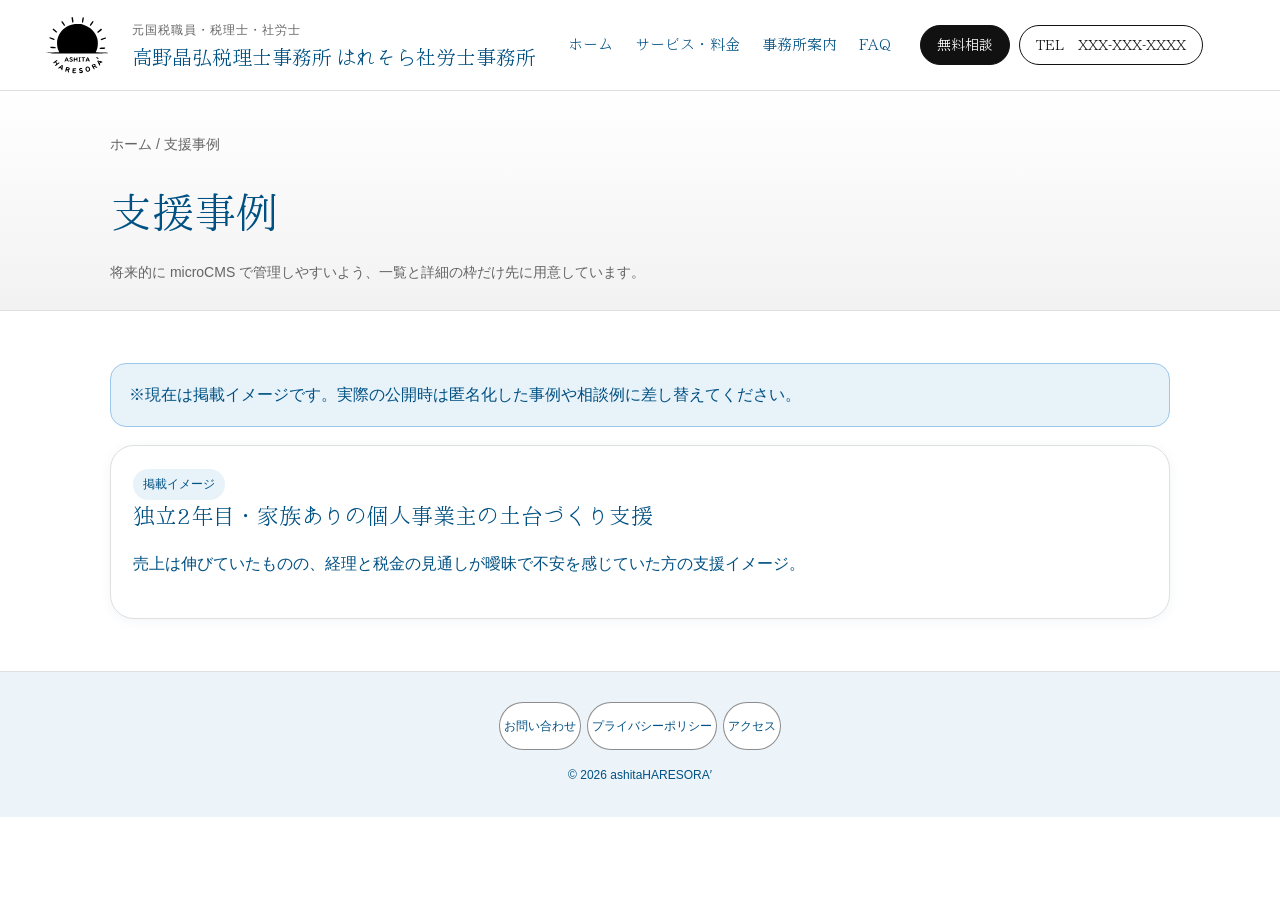
<file: works/index.html>
<!DOCTYPE html>
<html lang="ja">
<head>
  <meta charset="UTF-8">
  <meta name="viewport" content="width=device-width, initial-scale=1.0">
  <title>支援事例 | ashitaHARESORA′</title>
  <meta name="description" content="支援事例・相談事例の一覧です。">
  <meta name="robots" content="index,follow,max-image-preview:large">
  <link rel="canonical" href="https://ashitaharesora.github.io/ashita-haresora/works/">
  <meta property="og:title" content="支援事例 | ashitaHARESORA′">
  <meta property="og:description" content="支援事例・相談事例の一覧です。">
  <meta property="og:type" content="website">
  <meta property="og:url" content="https://ashitaharesora.github.io/ashita-haresora/works/">
  <meta property="og:site_name" content="ashitaHARESORA′">
  <meta property="og:image" content="https://ashitaharesora.github.io/ashita-haresora/assets/img/ogp.jpg">
  <meta name="twitter:card" content="summary_large_image">
  <link rel="icon" href="../assets/img/Logo_1.svg" type="image/svg+xml">
  <link rel="apple-touch-icon" href="../assets/img/Logo_1.svg">
  <link rel="stylesheet" href="../assets/css/style.css">
  <script defer src="../assets/js/main.js"></script>

</head>

<body class="static-header-unified">
  <header class="site-header">
    <div class="header-inner">
      <a class="brand" href="../" aria-label="高野晶弘税理士事務所 はれそら社労士事務所 トップページ">
        <img class="brand-logo" src="../assets/img/Logo_1.svg" alt="ashitaHARESORA′ ロゴ">
        <span class="brand-text">
          <span class="brand-kicker">元国税職員・税理士・社労士</span>
          <span class="brand-name">
            <span class="brand-name-tax">高野晶弘税理士事務所</span>
            <span class="brand-name-labor">はれそら社労士事務所</span>
          </span>
        </span>
      </a>
      <nav class="nav site-nav-static" id="site-nav">
        <div class="nav-list">
          <a class="nav-item" href="../">ホーム</a>
          <a class="nav-item" href="../services/">サービス・料金</a>
          <a class="nav-item" href="../about/">事務所案内</a>
          <a class="nav-item" href="../faq/">FAQ</a>
          <div class="nav-cta-group">
            <a class="nav-item cta cta-free" href="../contact/">無料相談</a>
            <a class="nav-item cta cta-phone" href="tel:XXX-XXX-XXXX">TEL XXX-XXX-XXXX</a>
          </div>
        </div>
      </nav>
    </div>
  </header>
  
<main>
  <section class="page-hero">
    <div class="container">
      <p class="breadcrumbs"><a href="../index.html">ホーム</a> / <span>支援事例</span></p>
      <h1>支援事例</h1>
      <p class="meta">将来的に microCMS で管理しやすいよう、一覧と詳細の枠だけ先に用意しています。</p>
    </div>
  </section>
  <section class="section">
    <div class="container">
      <div class="notice">※現在は掲載イメージです。実際の公開時は匿名化した事例や相談例に差し替えてください。</div>
      <div class="news-list" style="margin-top:18px"><a class="work-item" href="sample-foundation-support/"><span class="tag">掲載イメージ</span><h3>独立2年目・家族ありの個人事業主の土台づくり支援</h3><p>売上は伸びていたものの、経理と税金の見通しが曖昧で不安を感じていた方の支援イメージ。</p></a></div>
    </div>
  </section>
</main>

  <footer class="site-footer">
    <div class="footer-inner">
      <div class="footer-links">
        <a href="../contact/">お問い合わせ</a>
        <a href="../privacy/">プライバシーポリシー</a>
        <a href="../access/">アクセス</a>
      </div>
      <div>© <span data-year></span> ashitaHARESORA′</div>
    </div>
  </footer>
</body>
</html>
</file>
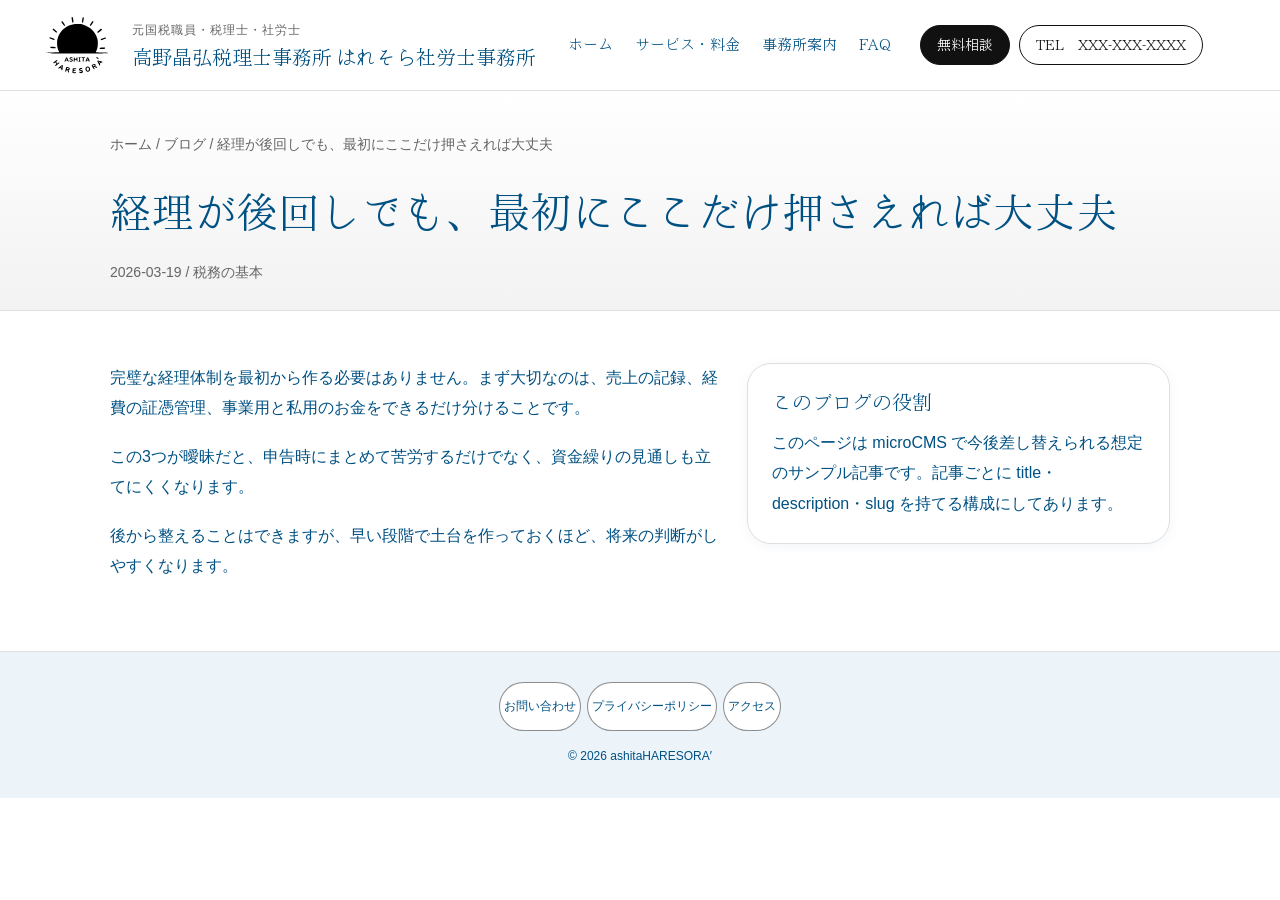
<file: blog/accounting-minimum/index.html>
<!DOCTYPE html>
<html lang="ja">
<head>
  <meta charset="UTF-8">
  <meta name="viewport" content="width=device-width, initial-scale=1.0">
  <title>経理が後回しでも、最初にここだけ押さえれば大丈夫 | ブログ | ashitaHARESORA′</title>
  <meta name="description" content="忙しい個人事業主が、まず最低限押さえておきたい経理のポイントをわかりやすくまとめました。">
  <meta name="robots" content="index,follow,max-image-preview:large">
  <link rel="canonical" href="https://ashitaharesora.github.io/ashita-haresora/blog/accounting-minimum/">
  <meta property="og:title" content="経理が後回しでも、最初にここだけ押さえれば大丈夫 | ブログ | ashitaHARESORA′">
  <meta property="og:description" content="忙しい個人事業主が、まず最低限押さえておきたい経理のポイントをわかりやすくまとめました。">
  <meta property="og:type" content="website">
  <meta property="og:url" content="https://ashitaharesora.github.io/ashita-haresora/blog/accounting-minimum/">
  <meta property="og:site_name" content="ashitaHARESORA′">
  <meta property="og:image" content="https://ashitaharesora.github.io/ashita-haresora/assets/img/ogp.jpg">
  <meta name="twitter:card" content="summary_large_image">
  <link rel="icon" href="../../assets/img/Logo_1.svg" type="image/svg+xml">
  <link rel="apple-touch-icon" href="../../assets/img/Logo_1.svg">
  <link rel="stylesheet" href="../../assets/css/style.css">
  <script defer src="../../assets/js/main.js"></script>

</head>

<body class="static-header-unified">
  <header class="site-header">
    <div class="header-inner">
      <a class="brand" href="../../" aria-label="高野晶弘税理士事務所 はれそら社労士事務所 トップページ">
        <img class="brand-logo" src="../../assets/img/Logo_1.svg" alt="ashitaHARESORA′ ロゴ">
        <span class="brand-text">
          <span class="brand-kicker">元国税職員・税理士・社労士</span>
          <span class="brand-name"><span class="brand-name-tax">高野晶弘税理士事務所</span><span class="brand-name-labor">はれそら社労士事務所</span></span>
        </span>
      </a>
      <nav class="nav site-nav-static" id="site-nav">
        <div class="nav-list">
          <a class="nav-item" href="../../">ホーム</a>
          <a class="nav-item" href="../../services/">サービス・料金</a>
          <a class="nav-item" href="../../about/">事務所案内</a>
          <a class="nav-item" href="../../faq/">FAQ</a>
          <div class="nav-cta-group">
            <a class="nav-item cta cta-free" href="../../contact/">無料相談</a>
            <a class="nav-item cta cta-phone" href="tel:XXX-XXX-XXXX">TEL XXX-XXX-XXXX</a>
          </div>
        </div>
      </nav>
    </div>
  </header>
  
    <main>
      <section class="page-hero">
        <div class="container">
          <p class="breadcrumbs"><a href="../../index.html">ホーム</a> / <a href="../">ブログ</a> / <span>経理が後回しでも、最初にここだけ押さえれば大丈夫</span></p>
          <h1>経理が後回しでも、最初にここだけ押さえれば大丈夫</h1>
          <p class="meta">2026-03-19 / 税務の基本</p>
        </div>
      </section>
      <section class="section">
        <div class="container split">
          <article class="content">
            <p>完璧な経理体制を最初から作る必要はありません。まず大切なのは、売上の記録、経費の証憑管理、事業用と私用のお金をできるだけ分けることです。</p>
<p>この3つが曖昧だと、申告時にまとめて苦労するだけでなく、資金繰りの見通しも立てにくくなります。</p>
<p>後から整えることはできますが、早い段階で土台を作っておくほど、将来の判断がしやすくなります。</p>
          </article>
          <aside>
            <div class="card">
              <h3>このブログの役割</h3>
              <p>このページは microCMS で今後差し替えられる想定のサンプル記事です。記事ごとに title・description・slug を持てる構成にしてあります。</p>
            </div>
          </aside>
        </div>
      </section>
    </main>
    
  <footer class="site-footer">
    <div class="footer-inner">
      <div class="footer-links">
        <a href="../../contact/">お問い合わせ</a>
        <a href="../../privacy/">プライバシーポリシー</a>
        <a href="../../access/">アクセス</a>
      </div>
      <div>© <span data-year></span> ashitaHARESORA′</div>
    </div>
  </footer>
</body>
</html>
</file>
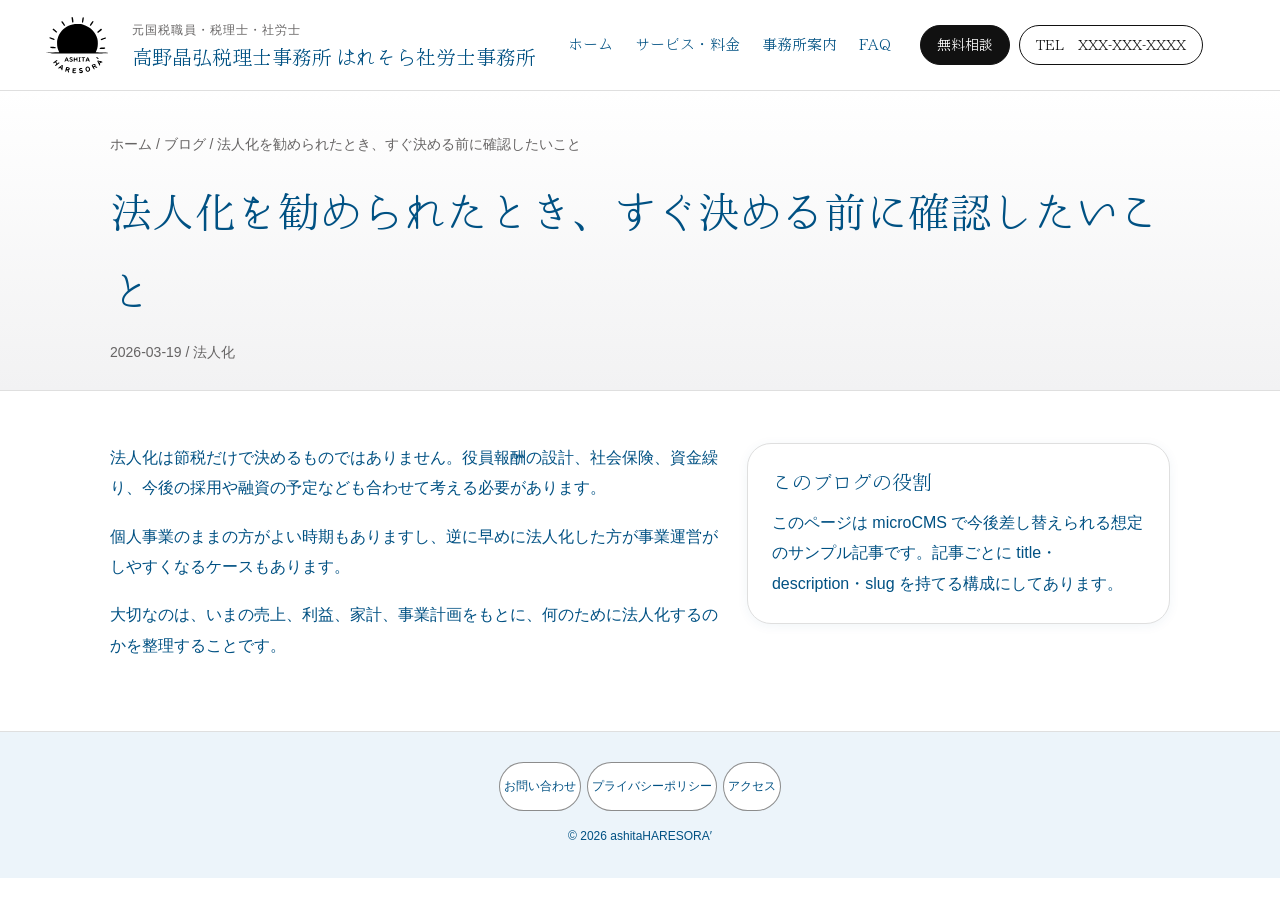
<file: blog/before-incorporation/index.html>
<!DOCTYPE html>
<html lang="ja">
<head>
  <meta charset="UTF-8">
  <meta name="viewport" content="width=device-width, initial-scale=1.0">
  <title>法人化を勧められたとき、すぐ決める前に確認したいこと | ブログ | ashitaHARESORA′</title>
  <meta name="description" content="『そろそろ法人化したほうがいい』と言われたときに、売上だけで判断しないための視点をまとめました。">
  <meta name="robots" content="index,follow,max-image-preview:large">
  <link rel="canonical" href="https://ashitaharesora.github.io/ashita-haresora/blog/before-incorporation/">
  <meta property="og:title" content="法人化を勧められたとき、すぐ決める前に確認したいこと | ブログ | ashitaHARESORA′">
  <meta property="og:description" content="『そろそろ法人化したほうがいい』と言われたときに、売上だけで判断しないための視点をまとめました。">
  <meta property="og:type" content="website">
  <meta property="og:url" content="https://ashitaharesora.github.io/ashita-haresora/blog/before-incorporation/">
  <meta property="og:site_name" content="ashitaHARESORA′">
  <meta property="og:image" content="https://ashitaharesora.github.io/ashita-haresora/assets/img/ogp.jpg">
  <meta name="twitter:card" content="summary_large_image">
  <link rel="icon" href="../../assets/img/Logo_1.svg" type="image/svg+xml">
  <link rel="apple-touch-icon" href="../../assets/img/Logo_1.svg">
  <link rel="stylesheet" href="../../assets/css/style.css">
  <script defer src="../../assets/js/main.js"></script>

</head>

<body class="static-header-unified">
  <header class="site-header">
    <div class="header-inner">
      <a class="brand" href="../../" aria-label="高野晶弘税理士事務所 はれそら社労士事務所 トップページ">
        <img class="brand-logo" src="../../assets/img/Logo_1.svg" alt="ashitaHARESORA′ ロゴ">
        <span class="brand-text">
          <span class="brand-kicker">元国税職員・税理士・社労士</span>
          <span class="brand-name"><span class="brand-name-tax">高野晶弘税理士事務所</span><span class="brand-name-labor">はれそら社労士事務所</span></span>
        </span>
      </a>
      <nav class="nav site-nav-static" id="site-nav">
        <div class="nav-list">
          <a class="nav-item" href="../../">ホーム</a>
          <a class="nav-item" href="../../services/">サービス・料金</a>
          <a class="nav-item" href="../../about/">事務所案内</a>
          <a class="nav-item" href="../../faq/">FAQ</a>
          <div class="nav-cta-group">
            <a class="nav-item cta cta-free" href="../../contact/">無料相談</a>
            <a class="nav-item cta cta-phone" href="tel:XXX-XXX-XXXX">TEL XXX-XXX-XXXX</a>
          </div>
        </div>
      </nav>
    </div>
  </header>
  
    <main>
      <section class="page-hero">
        <div class="container">
          <p class="breadcrumbs"><a href="../../index.html">ホーム</a> / <a href="../">ブログ</a> / <span>法人化を勧められたとき、すぐ決める前に確認したいこと</span></p>
          <h1>法人化を勧められたとき、すぐ決める前に確認したいこと</h1>
          <p class="meta">2026-03-19 / 法人化</p>
        </div>
      </section>
      <section class="section">
        <div class="container split">
          <article class="content">
            <p>法人化は節税だけで決めるものではありません。役員報酬の設計、社会保険、資金繰り、今後の採用や融資の予定なども合わせて考える必要があります。</p>
<p>個人事業のままの方がよい時期もありますし、逆に早めに法人化した方が事業運営がしやすくなるケースもあります。</p>
<p>大切なのは、いまの売上、利益、家計、事業計画をもとに、何のために法人化するのかを整理することです。</p>
          </article>
          <aside>
            <div class="card">
              <h3>このブログの役割</h3>
              <p>このページは microCMS で今後差し替えられる想定のサンプル記事です。記事ごとに title・description・slug を持てる構成にしてあります。</p>
            </div>
          </aside>
        </div>
      </section>
    </main>
    
  <footer class="site-footer">
    <div class="footer-inner">
      <div class="footer-links">
        <a href="../../contact/">お問い合わせ</a>
        <a href="../../privacy/">プライバシーポリシー</a>
        <a href="../../access/">アクセス</a>
      </div>
      <div>© <span data-year></span> ashitaHARESORA′</div>
    </div>
  </footer>
</body>
</html>
</file>
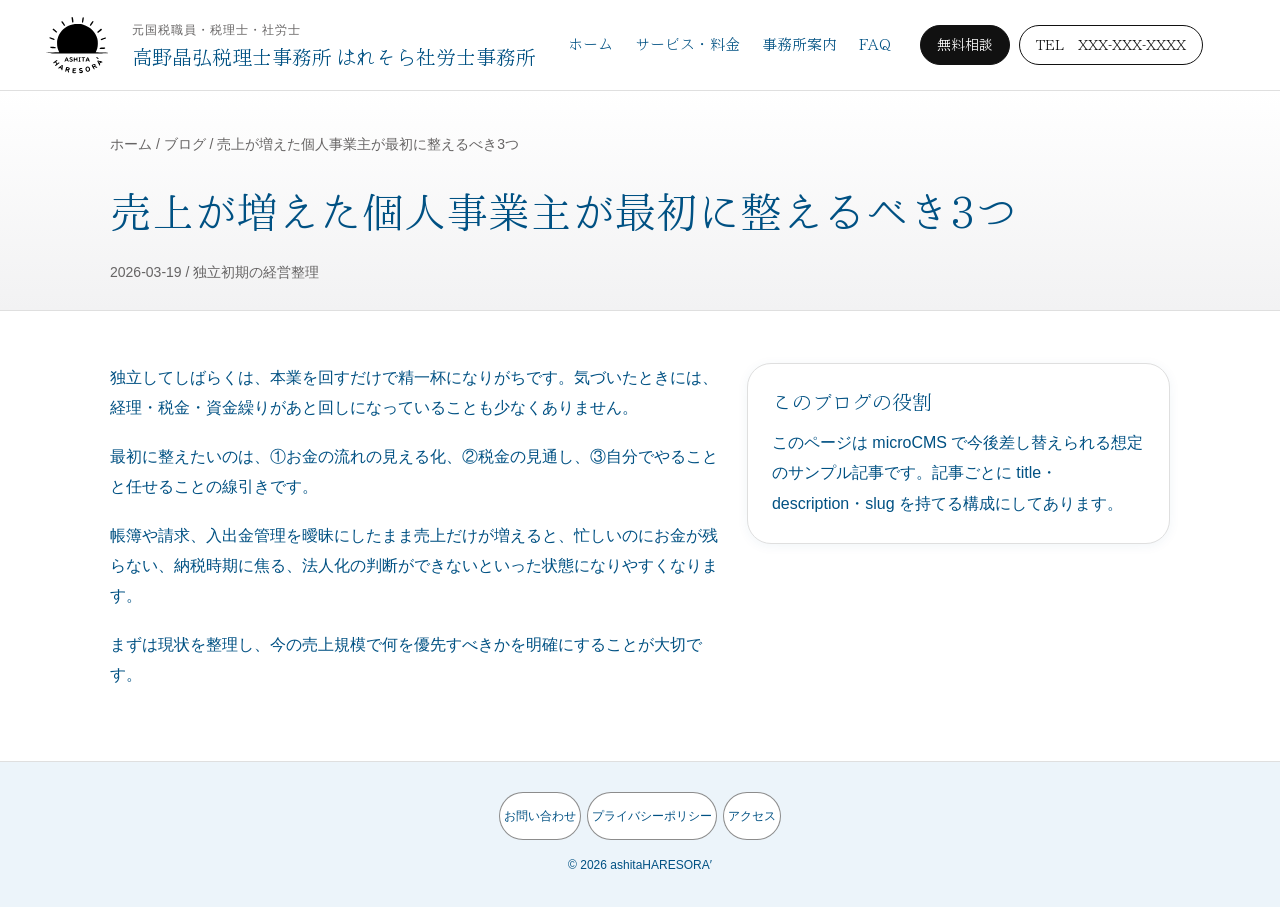
<file: blog/first-three-foundations/index.html>
<!DOCTYPE html>
<html lang="ja">
<head>
  <meta charset="UTF-8">
  <meta name="viewport" content="width=device-width, initial-scale=1.0">
  <title>売上が増えた個人事業主が最初に整えるべき3つ | ブログ | ashitaHARESORA′</title>
  <meta name="description" content="売上はあるのに経理・資金繰り・税金の見通しが曖昧なとき、まず何から手をつけるべきかを整理します。">
  <meta name="robots" content="index,follow,max-image-preview:large">
  <link rel="canonical" href="https://ashitaharesora.github.io/ashita-haresora/blog/first-three-foundations/">
  <meta property="og:title" content="売上が増えた個人事業主が最初に整えるべき3つ | ブログ | ashitaHARESORA′">
  <meta property="og:description" content="売上はあるのに経理・資金繰り・税金の見通しが曖昧なとき、まず何から手をつけるべきかを整理します。">
  <meta property="og:type" content="website">
  <meta property="og:url" content="https://ashitaharesora.github.io/ashita-haresora/blog/first-three-foundations/">
  <meta property="og:site_name" content="ashitaHARESORA′">
  <meta property="og:image" content="https://ashitaharesora.github.io/ashita-haresora/assets/img/ogp.jpg">
  <meta name="twitter:card" content="summary_large_image">
  <link rel="icon" href="../../assets/img/Logo_1.svg" type="image/svg+xml">
  <link rel="apple-touch-icon" href="../../assets/img/Logo_1.svg">
  <link rel="stylesheet" href="../../assets/css/style.css">
  <script defer src="../../assets/js/main.js"></script>

</head>

<body class="static-header-unified">
  <header class="site-header">
    <div class="header-inner">
      <a class="brand" href="../../" aria-label="高野晶弘税理士事務所 はれそら社労士事務所 トップページ">
        <img class="brand-logo" src="../../assets/img/Logo_1.svg" alt="ashitaHARESORA′ ロゴ">
        <span class="brand-text">
          <span class="brand-kicker">元国税職員・税理士・社労士</span>
          <span class="brand-name"><span class="brand-name-tax">高野晶弘税理士事務所</span><span class="brand-name-labor">はれそら社労士事務所</span></span>
        </span>
      </a>
      <nav class="nav site-nav-static" id="site-nav">
        <div class="nav-list">
          <a class="nav-item" href="../../">ホーム</a>
          <a class="nav-item" href="../../services/">サービス・料金</a>
          <a class="nav-item" href="../../about/">事務所案内</a>
          <a class="nav-item" href="../../faq/">FAQ</a>
          <div class="nav-cta-group">
            <a class="nav-item cta cta-free" href="../../contact/">無料相談</a>
            <a class="nav-item cta cta-phone" href="tel:XXX-XXX-XXXX">TEL XXX-XXX-XXXX</a>
          </div>
        </div>
      </nav>
    </div>
  </header>
  
    <main>
      <section class="page-hero">
        <div class="container">
          <p class="breadcrumbs"><a href="../../index.html">ホーム</a> / <a href="../">ブログ</a> / <span>売上が増えた個人事業主が最初に整えるべき3つ</span></p>
          <h1>売上が増えた個人事業主が最初に整えるべき3つ</h1>
          <p class="meta">2026-03-19 / 独立初期の経営整理</p>
        </div>
      </section>
      <section class="section">
        <div class="container split">
          <article class="content">
            <p>独立してしばらくは、本業を回すだけで精一杯になりがちです。気づいたときには、経理・税金・資金繰りがあと回しになっていることも少なくありません。</p>
<p>最初に整えたいのは、①お金の流れの見える化、②税金の見通し、③自分でやることと任せることの線引きです。</p>
<p>帳簿や請求、入出金管理を曖昧にしたまま売上だけが増えると、忙しいのにお金が残らない、納税時期に焦る、法人化の判断ができないといった状態になりやすくなります。</p>
<p>まずは現状を整理し、今の売上規模で何を優先すべきかを明確にすることが大切です。</p>
          </article>
          <aside>
            <div class="card">
              <h3>このブログの役割</h3>
              <p>このページは microCMS で今後差し替えられる想定のサンプル記事です。記事ごとに title・description・slug を持てる構成にしてあります。</p>
            </div>
          </aside>
        </div>
      </section>
    </main>
    
  <footer class="site-footer">
    <div class="footer-inner">
      <div class="footer-links">
        <a href="../../contact/">お問い合わせ</a>
        <a href="../../privacy/">プライバシーポリシー</a>
        <a href="../../access/">アクセス</a>
      </div>
      <div>© <span data-year></span> ashitaHARESORA′</div>
    </div>
  </footer>
</body>
</html>
</file>
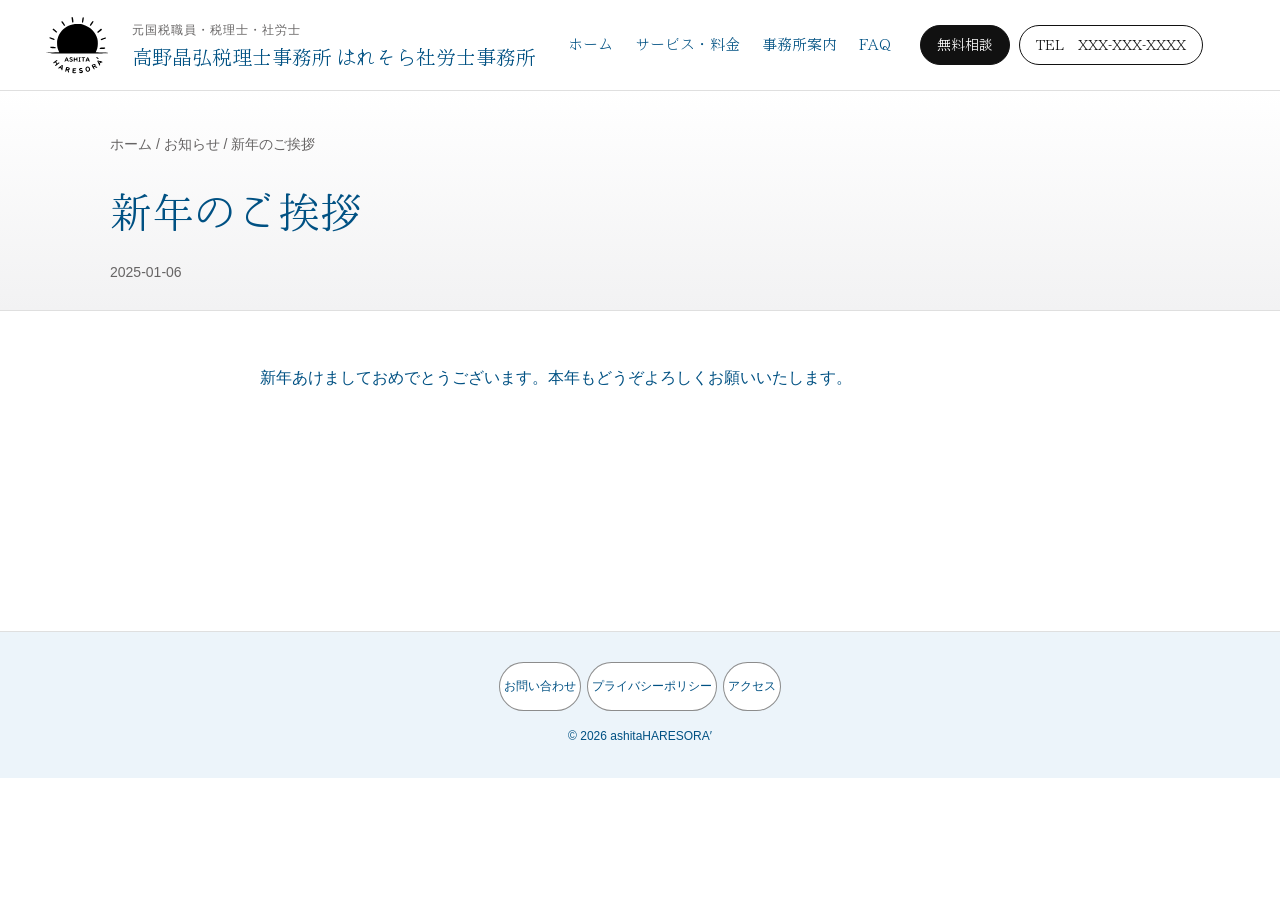
<file: news/2025-01-new-year/index.html>
<!DOCTYPE html>
<html lang="ja">
<head>
  <meta charset="UTF-8">
  <meta name="viewport" content="width=device-width, initial-scale=1.0">
  <title>新年のご挨拶 | お知らせ | ashitaHARESORA′</title>
  <meta name="description" content="本年もどうぞよろしくお願いいたします。">
  <meta name="robots" content="index,follow,max-image-preview:large">
  <link rel="canonical" href="https://ashitaharesora.github.io/ashita-haresora/news/2025-01-new-year/">
  <meta property="og:title" content="新年のご挨拶 | お知らせ | ashitaHARESORA′">
  <meta property="og:description" content="本年もどうぞよろしくお願いいたします。">
  <meta property="og:type" content="website">
  <meta property="og:url" content="https://ashitaharesora.github.io/ashita-haresora/news/2025-01-new-year/">
  <meta property="og:site_name" content="ashitaHARESORA′">
  <meta property="og:image" content="https://ashitaharesora.github.io/ashita-haresora/assets/img/ogp.jpg">
  <meta name="twitter:card" content="summary_large_image">
  <link rel="icon" href="../../assets/img/Logo_1.svg" type="image/svg+xml">
  <link rel="apple-touch-icon" href="../../assets/img/Logo_1.svg">
  <link rel="stylesheet" href="../../assets/css/style.css">
  <script defer src="../../assets/js/main.js"></script>

</head>

<body class="static-header-unified">
  <header class="site-header">
    <div class="header-inner">
      <a class="brand" href="../../" aria-label="高野晶弘税理士事務所 はれそら社労士事務所 トップページ">
        <img class="brand-logo" src="../../assets/img/Logo_1.svg" alt="ashitaHARESORA′ ロゴ">
        <span class="brand-text">
          <span class="brand-kicker">元国税職員・税理士・社労士</span>
          <span class="brand-name"><span class="brand-name-tax">高野晶弘税理士事務所</span><span class="brand-name-labor">はれそら社労士事務所</span></span>
        </span>
      </a>
      <nav class="nav site-nav-static" id="site-nav">
        <div class="nav-list">
          <a class="nav-item" href="../../">ホーム</a>
          <a class="nav-item" href="../../services/">サービス・料金</a>
          <a class="nav-item" href="../../about/">事務所案内</a>
          <a class="nav-item" href="../../faq/">FAQ</a>
          <div class="nav-cta-group">
            <a class="nav-item cta cta-free" href="../../contact/">無料相談</a>
            <a class="nav-item cta cta-phone" href="tel:XXX-XXX-XXXX">TEL XXX-XXX-XXXX</a>
          </div>
        </div>
      </nav>
    </div>
  </header>
  
    <main>
      <section class="page-hero">
        <div class="container">
          <p class="breadcrumbs"><a href="../../index.html">ホーム</a> / <a href="../">お知らせ</a> / <span>新年のご挨拶</span></p>
          <h1>新年のご挨拶</h1>
          <p class="meta">2025-01-06</p>
        </div>
      </section>
      <section class="section">
        <div class="container content">
          
<p>新年あけましておめでとうございます。本年もどうぞよろしくお願いいたします。</p>

        </div>
      </section>
    </main>
    
  <footer class="site-footer">
    <div class="footer-inner">
      <div class="footer-links">
        <a href="../../contact/">お問い合わせ</a>
        <a href="../../privacy/">プライバシーポリシー</a>
        <a href="../../access/">アクセス</a>
      </div>
      <div>© <span data-year></span> ashitaHARESORA′</div>
    </div>
  </footer>
</body>
</html>
</file>
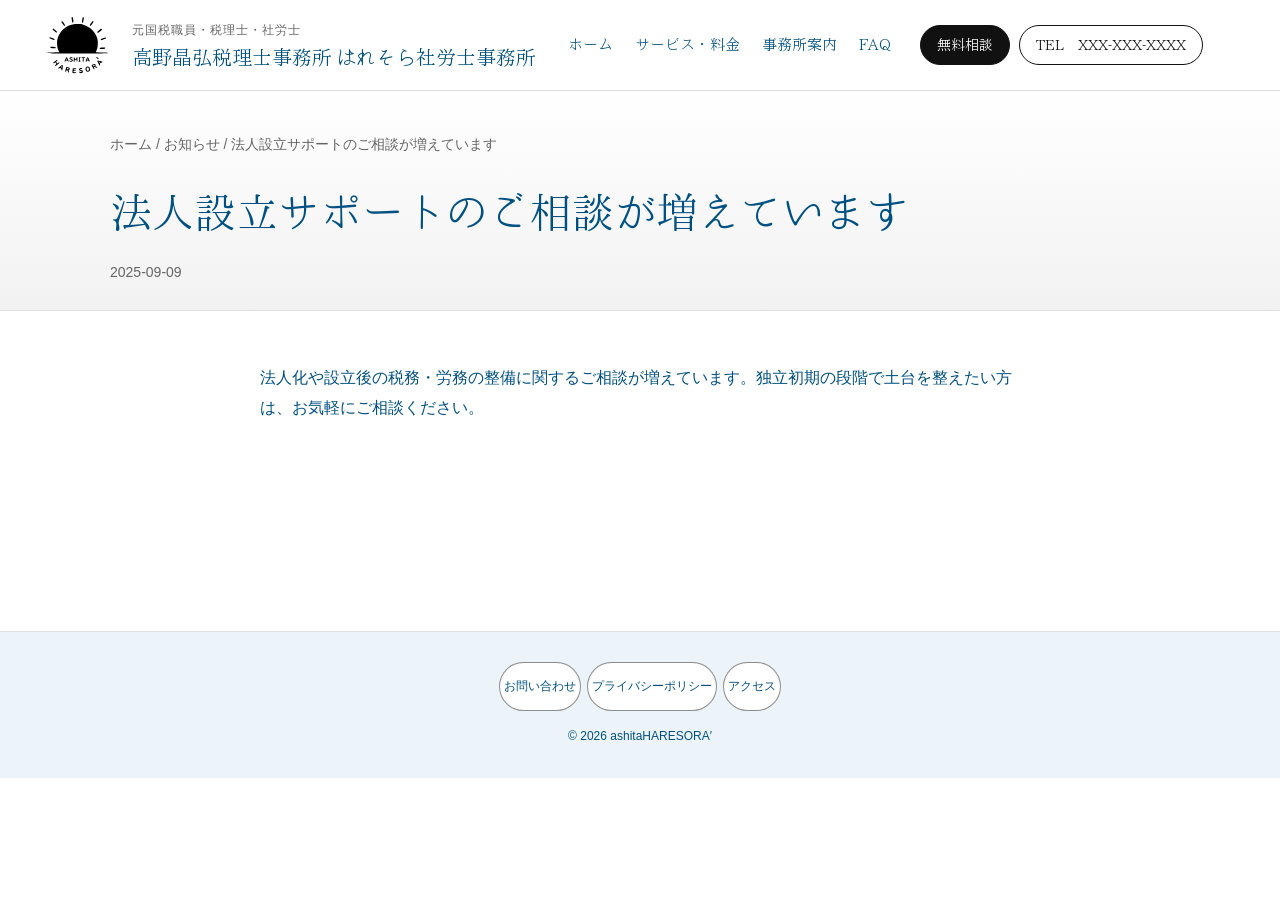
<file: news/2025-09-incorporation-support/index.html>
<!DOCTYPE html>
<html lang="ja">
<head>
  <meta charset="UTF-8">
  <meta name="viewport" content="width=device-width, initial-scale=1.0">
  <title>法人設立サポートのご相談が増えています | お知らせ | ashitaHARESORA′</title>
  <meta name="description" content="事業の法人化や設立後の税務・労務の土台づくりに関するご相談が増えています。">
  <meta name="robots" content="index,follow,max-image-preview:large">
  <link rel="canonical" href="https://ashitaharesora.github.io/ashita-haresora/news/2025-09-incorporation-support/">
  <meta property="og:title" content="法人設立サポートのご相談が増えています | お知らせ | ashitaHARESORA′">
  <meta property="og:description" content="事業の法人化や設立後の税務・労務の土台づくりに関するご相談が増えています。">
  <meta property="og:type" content="website">
  <meta property="og:url" content="https://ashitaharesora.github.io/ashita-haresora/news/2025-09-incorporation-support/">
  <meta property="og:site_name" content="ashitaHARESORA′">
  <meta property="og:image" content="https://ashitaharesora.github.io/ashita-haresora/assets/img/ogp.jpg">
  <meta name="twitter:card" content="summary_large_image">
  <link rel="icon" href="../../assets/img/Logo_1.svg" type="image/svg+xml">
  <link rel="apple-touch-icon" href="../../assets/img/Logo_1.svg">
  <link rel="stylesheet" href="../../assets/css/style.css">
  <script defer src="../../assets/js/main.js"></script>

</head>

<body class="static-header-unified">
  <header class="site-header">
    <div class="header-inner">
      <a class="brand" href="../../" aria-label="高野晶弘税理士事務所 はれそら社労士事務所 トップページ">
        <img class="brand-logo" src="../../assets/img/Logo_1.svg" alt="ashitaHARESORA′ ロゴ">
        <span class="brand-text">
          <span class="brand-kicker">元国税職員・税理士・社労士</span>
          <span class="brand-name"><span class="brand-name-tax">高野晶弘税理士事務所</span><span class="brand-name-labor">はれそら社労士事務所</span></span>
        </span>
      </a>
      <nav class="nav site-nav-static" id="site-nav">
        <div class="nav-list">
          <a class="nav-item" href="../../">ホーム</a>
          <a class="nav-item" href="../../services/">サービス・料金</a>
          <a class="nav-item" href="../../about/">事務所案内</a>
          <a class="nav-item" href="../../faq/">FAQ</a>
          <div class="nav-cta-group">
            <a class="nav-item cta cta-free" href="../../contact/">無料相談</a>
            <a class="nav-item cta cta-phone" href="tel:XXX-XXX-XXXX">TEL XXX-XXX-XXXX</a>
          </div>
        </div>
      </nav>
    </div>
  </header>
  
    <main>
      <section class="page-hero">
        <div class="container">
          <p class="breadcrumbs"><a href="../../index.html">ホーム</a> / <a href="../">お知らせ</a> / <span>法人設立サポートのご相談が増えています</span></p>
          <h1>法人設立サポートのご相談が増えています</h1>
          <p class="meta">2025-09-09</p>
        </div>
      </section>
      <section class="section">
        <div class="container content">
          
<p>法人化や設立後の税務・労務の整備に関するご相談が増えています。独立初期の段階で土台を整えたい方は、お気軽にご相談ください。</p>

        </div>
      </section>
    </main>
    
  <footer class="site-footer">
    <div class="footer-inner">
      <div class="footer-links">
        <a href="../../contact/">お問い合わせ</a>
        <a href="../../privacy/">プライバシーポリシー</a>
        <a href="../../access/">アクセス</a>
      </div>
      <div>© <span data-year></span> ashitaHARESORA′</div>
    </div>
  </footer>
</body>
</html>
</file>
<file: assets/css/style.css>
@font-face {
  font-family: 'はれのそら明朝';
  src: url('../fonts/harenosora-mincho.woff2') format('woff2'),
    url('../fonts/harenosora-mincho.woff') format('woff');
  font-display: swap;
}

:root {
  --bg: #ffffff;
  --text: #005183;
  --muted: #666464;
  --line: #dfdfdf;
  --accent: #e8f2f9;
  --accent-strong: #9cc7eb;
  --card: #ffffff;
  --hero: #003a60;
  --hero-overlay: rgba(0, 50, 80, .40);
  --max: 1100px;
  --shadow: 0 2px 12px rgba(0, 81, 131, .06);

  /* ===== 左右余白（サイドパディング）の一括管理 =====
     ここを変えると container / header / footer のサイド余白が
     一括で変わります。スマホの可読性は 16px を基準に設定。 */
  --side-pad: 20px;
  --side-pad-mobile: 16px;

  /* ===== スマホ共通ヘッダーの基本値（まとめて管理） ===== */
  --mobile-header-logo: 36px;
  --mobile-header-pad-y: 8px;
  --mobile-header-brand-name: 15px;
  --mobile-header-kicker: 12px;
  --mobile-header-nav-font: 12.5px;
}

* {
  box-sizing: border-box
}

html {
  scroll-behavior: smooth
}

body {
  margin: 0;
  font-family: "Yu Gothic Medium", "游ゴシック Medium", YuGothic, "游ゴシック体", "Hiragino Kaku Gothic ProN", "Hiragino Sans", "Meiryo", sans-serif;
  color: var(--text);
  background: var(--bg);
  line-height: 1.9
}

a {
  color: inherit;
}

img {
  max-width: 100%;
  height: auto;
  display: block
}

.site-header {
  position: sticky;
  top: 0;
  z-index: 1000;
  background: rgba(255, 255, 255, .95);
  backdrop-filter: blur(10px);
  border-bottom: 1px solid var(--line)
}

.site-header a,
.brand,
.brand-name,
.nav-item {
  text-decoration: none;
}

.header-inner {
  max-width: var(--max);
  margin: 0 auto;
  padding: 14px 20px;
  display: flex;
  align-items: center;
  justify-content: space-between;
  gap: 20px
}

.brand-logo {
  width: 62px;
  height: 62px;
  flex: 0 0 62px
}

.brand-text {
  display: flex;
  flex-direction: column;
  gap: 2px;
  min-width: 0
}

.brand-kicker {
  font-size: 12px;
  letter-spacing: .08em;
  color: var(--muted)
}

.brand-name {
  font-family: 'はれのそら明朝', "Yu Mincho", "Hiragino Mincho ProN", serif;
  font-size: 20px;
  line-height: 1.35
}

.nav-toggle {
  display: none;
  border: none;
  background: none;
  padding: 0;
  cursor: pointer;
  width: 36px;
  height: 28px
}

.nav-toggle span {
  display: block;
  height: 2px;
  background: var(--text);
  margin: 7px 0;
  border-radius: 999px
}

.nav-list {
  display: flex;
  gap: 22px;
  align-items: center;
  flex-wrap: wrap;
  font-family: 'はれのそら明朝', "Yu Mincho", "Hiragino Mincho ProN", serif
}

.nav-item {
  font-size: 15px
}

.nav-item.cta {
  padding: 9px 15px;
  border: 1px solid var(--text);
  border-radius: 999px;
  background: #fff
}

main {
  min-height: 60vh
}

.container {
  max-width: var(--max);
  margin: 0 auto;
  padding: 0 20px
}

.hero {
  position: relative;
  overflow: hidden;
  border-bottom: 1px solid rgba(255, 255, 255, .12);
  background: #003a60;
  color: #fff
}

.hero::before {
  content: "";
  position: absolute;
  inset: 0;
  background: linear-gradient(115deg, var(--hero-overlay), rgba(0, 50, 80, .30) 45%, rgba(0, 50, 80, .18)), url('../img/photo1.jpg') center/cover no-repeat
}

.hero::after {
  content: "";
  position: absolute;
  inset: auto 0 0 0;
  height: 120px;
  background: linear-gradient(180deg, rgba(255, 255, 255, 0), rgba(0, 50, 80, .12))
}

.hero .container {
  position: relative;
  z-index: 1;
  padding-top: 96px;
  padding-bottom: 96px
}

.hero-kicker {
  display: inline-flex;
  padding: 7px 14px;
  border: 1px solid rgba(255, 255, 255, .38);
  border-radius: 999px;
  background: rgba(255, 255, 255, .08);
  font-size: 13px;
  letter-spacing: .08em;
  margin-bottom: 16px
}

.hero h1 {
  font-family: 'はれのそら明朝', "Yu Mincho", "Hiragino Mincho ProN", serif;
  font-weight: 400;
  font-size: clamp(30px, 5vw, 54px);
  line-height: 1.32;
  margin: 0 0 20px;
  max-width: 900px;
  text-shadow: 0 6px 24px rgba(0, 0, 0, .18)
}

.hero p {
  margin: 0;
  font-size: 17px;
  max-width: 850px;
  color: rgba(255, 255, 255, .92)
}

.hero-actions {
  display: flex;
  gap: 14px;
  flex-wrap: wrap;
  margin-top: 30px
}

.button {
  display: inline-flex;
  align-items: center;
  justify-content: center;
  padding: 13px 22px;
  border-radius: 999px;
  border: 1px solid var(--text);
  background: #fff;
  min-width: 180px;
  transition: .2s ease
}

.hero .button {
  border-color: rgba(255, 255, 255, .5)
}

.hero .button:not(.primary) {
  background: rgba(255, 255, 255, .12);
  color: #fff
}

.button.primary {
  background: var(--text);
  color: #fff
}

.button:hover {
  transform: translateY(-1px);
  box-shadow: 0 10px 24px rgba(0, 81, 131, .08)
}

.section {
  padding: 52px 0
}

.section.alt {
  background: #f2f2f3
}

.section h2 {
  font-family: 'はれのそら明朝', "Yu Mincho", "Hiragino Mincho ProN", serif;
  font-weight: 400;
  font-size: clamp(25px, 4vw, 34px);
  line-height: 1.45;
  margin: 0 0 18px
}

.section-lead {
  color: var(--muted);
  max-width: 860px;
  margin: 0 0 30px
}

.grid {
  display: grid;
  gap: 20px
}

.grid.two {
  grid-template-columns: repeat(2, minmax(0, 1fr))
}

.grid.three {
  grid-template-columns: repeat(3, minmax(0, 1fr))
}

.card,
.news-item,
.blog-item,
.work-item,
.cta-box,
.profile-card,
.fee-guide {
  background: #fff;
  border: 1px solid var(--line);
  border-radius: 24px;
  box-shadow: var(--shadow)
}

.card {
  padding: 24px
}

.card h3 {
  margin: 0 0 10px;
  font-size: 20px;
  font-family: 'はれのそら明朝', "Yu Mincho", "Hiragino Mincho ProN", serif;
  font-weight: 400;
  line-height: 1.5
}

.card p {
  margin: 0;
  color: var(--text)
}

.list {
  display: grid;
  gap: 12px;
  padding: 0;
  margin: 0;
  list-style: none
}

.list li {
  padding: 14px 16px;
  border: 1px solid var(--line);
  border-radius: 16px;
  background: #fff
}

.split {
  display: grid;
  grid-template-columns: minmax(0, 1.18fr) minmax(360px, 0.82fr);
  gap: 28px;
  align-items: start;
}

.meta {
  color: var(--muted);
  font-size: 14px
}

.page-hero {
  padding: 56px 0 40px;
  border-bottom: 1px solid var(--line);
  background: linear-gradient(180deg, #fff, #f2f2f3)
}

.page-hero h1 {
  margin: 0 0 8px;
  font-family: 'はれのそら明朝', "Yu Mincho", "Hiragino Mincho ProN", serif;
  font-size: clamp(28px, 4vw, 42px);
  font-weight: 400
}

.breadcrumbs {
  margin: 0 0 16px;
  font-size: 14px;
  color: var(--muted)
}

.breadcrumbs a {
  text-decoration: none
}

.content {
  max-width: 800px
}

.content h2,
.content h3 {
  font-family: 'はれのそら明朝', "Yu Mincho", "Hiragino Mincho ProN", serif;
  font-weight: 400;
  line-height: 1.5
}

.content h2 {
  font-size: 28px;
  margin: 40px 0 12px;
  padding-bottom: 10px;
  border-bottom: 1px solid var(--line)
}

.content h2:first-child {
  margin-top: 0;
}

.content h3 {
  font-size: 22px;
  margin: 28px 0 8px
}

.content p {
  margin: 0 0 18px
}

.content ul,
.content ol {
  margin: 0 0 18px 1.25em
}

.content li {
  margin: 0 0 8px
}

.news-list,
.blog-list {
  display: grid;
  gap: 16px
}

.news-item,
.blog-item,
.work-item {
  padding: 22px
}

.news-item time,
.blog-item .meta,
.work-item .meta {
  display: block;
  color: var(--muted);
  font-size: 14px;
  margin-bottom: 8px
}

.news-item h3,
.blog-item h3,
.work-item h3 {
  margin: 0 0 8px;
  font-size: 22px;
  line-height: 1.5;
  font-family: 'はれのそら明朝', "Yu Mincho", "Hiragino Mincho ProN", serif;
  font-weight: 400
}

.tag {
  display: inline-block;
  padding: 4px 10px;
  background: var(--accent);
  border-radius: 999px;
  font-size: 12px
}

.notice {
  padding: 16px 18px;
  border: 1px solid var(--accent-strong);
  background: var(--accent);
  border-radius: 16px
}

.faq-item {
  padding: 18px 0;
  border-bottom: 1px solid var(--line)
}

.faq-item h3 {
  margin: 0 0 8px;
  font-size: 20px
}

.cta-box {
  background: linear-gradient(135deg, #f2f2f3, #e8f2f9);
  padding: 30px
}

.site-footer {
  border-top: 1px solid var(--line);
  background: rgba(232, 242, 249, .8)
}

.footer-inner {
  max-width: var(--max);
  margin: 0 auto;
  padding: 30px 20px;
  text-align: center;
  font-size: 12px
}

.footer-links {
  display: flex;
  justify-content: center;
  gap: 6px;
  flex-wrap: wrap;
  margin-bottom: 14px
}

.footer-links a {
  padding: 12px 4px;
  border: 1px solid rgba(0, 0, 0, .45);
  border-radius: 999px;
  background: #fff
}

.table {
  width: 100%;
  border-collapse: collapse;
  margin: 12px 0 18px
}

.table th,
.table td {
  border-bottom: 1px solid var(--line);
  padding: 12px 8px;
  text-align: left;
  vertical-align: top
}

.table th {
  width: 28%;
  color: var(--muted);
  font-weight: 400
}

.profile-card {
  overflow: hidden
}

.profile-photo {
  width: 100%;
  aspect-ratio: 5/4;
  object-fit: cover
}

.profile-body {
  padding: 22px
}

.profile-name {
  margin: 0 0 6px;
  font-size: 24px;
  font-family: 'はれのそら明朝', "Yu Mincho", "Hiragino Mincho ProN", serif;
  font-weight: 400
}

.profile-role {
  margin: 0 0 14px;
  color: var(--muted)
}

.mini-logo {
  width: 92px;
  margin: 0 0 18px
}

.logo-strip {
  display: grid;
  grid-template-columns: 1fr;
  gap: 12px;
  margin-bottom: 18px;
}

.logo-strip img {
  width: 64px;
  height: 64px;
}

.logo-strip h3 {
  margin: 0 0 6px;
  line-height: 1.5;
}

.logo-strip .meta {
  margin: 0;
}

.home-profile {
  display: grid;
  grid-template-columns: minmax(280px, 320px) minmax(280px, 1fr);
  gap: 24px;
  align-items: start;
}

.highlight-card {
  background: linear-gradient(180deg, #fff, #f2f2f3);
  min-width: 0;
}

/* ===== top only: logoなし・右上ハンバーガー ===== */

.home-page .site-header.home-header {
  position: absolute;
  top: 0;
  left: 0;
  right: 0;
  z-index: 30;
  background: transparent;
  border-bottom: none;
  backdrop-filter: none;
}

.home-page .home-header .header-inner {
  max-width: var(--max);
  margin: 0 auto;
  padding: 22px 20px;
  display: flex;
  align-items: flex-start;
  justify-content: space-between;
  gap: 20px;
}

.home-page .brand-overlay {
  display: block;
  min-width: 0;
}

.home-page .brand-text-overlay {
  color: #fff;
}

.home-page .brand-kicker-overlay {
  display: block;
  margin-bottom: 6px;
  font-size: 12px;
  letter-spacing: .08em;
  color: rgba(255, 255, 255, .88);
  text-shadow: 0 4px 16px rgba(0, 0, 0, .20);
}

.home-page .brand-name-line {
  display: block;
  white-space: nowrap;
  font-family: 'はれのそら明朝', "Yu Mincho", "Hiragino Mincho ProN", serif;
  font-size: clamp(24px, 2.6vw, 38px);
  line-height: 1.35;
  color: #fff;
  text-shadow: 0 6px 24px rgba(0, 0, 0, .22);
}

/* 通常ナビはトップでは隠す */
.home-page .nav {
  display: none;
}

/* 開いた時だけ表示 */
.home-page .nav.open {
  display: block;
}

.home-page .nav-toggle {
  display: block;
}

.home-page .nav-toggle-overlay {
  width: 44px;
  height: 44px;
  padding: 6px 4px;
  border: none;
  border-radius: 0;
  background: transparent;
  backdrop-filter: none;
  box-shadow: none;
}

.home-page .nav-toggle-overlay span {
  display: block;
  height: 2px;
  margin: 6px 0;
  border-radius: 999px;
  background: #fff;
}

.home-page .nav-overlay-panel .nav-item.cta {
  margin-top: 12px;
  padding: 14px 18px;
  text-align: center;
  border: 1px solid var(--text);
  border-radius: 999px;
  background: #fff;
}

.home-page .hero .container {
  padding-top: 190px;
  padding-bottom: 110px;
}

@media (max-width: 900px) {
  .home-page .home-header .header-inner {
    padding: 16px 16px 0;
    gap: 12px;
  }

  .home-page .brand-name-line {
    font-size: clamp(17px, 5vw, 24px);
    line-height: 1.4;
    white-space: normal;
  }

  .home-page .brand-kicker-overlay {
    font-size: 12px;
    margin-bottom: 4px;
  }

  .home-page .nav-toggle-overlay {
    width: 44px;
    height: 44px;
    padding: 8px;
  }

  .home-page .nav-overlay-panel {
    width: 100%;
    padding: 84px 20px 24px;
  }

  .home-page .nav-overlay-panel .nav-item {
    font-size: 20px;
  }

  .home-page .hero .container {
    padding-top: 150px;
    padding-bottom: 88px;
  }
}

.home-page .nav-toggle {
  display: block !important;
  position: relative;
  z-index: 60;
}

.home-page .nav-overlay-panel {
  position: fixed;
  top: 0;
  right: 0;
  width: min(420px, 100%);
  height: 100vh;
  padding: 84px 28px 28px;
  background: rgba(255, 255, 255, .98);
  border-left: 1px solid var(--line);
  box-shadow: -12px 0 40px rgba(0, 81, 131, .12);
  z-index: 40;
  display: none;
}

.home-page .nav-overlay-panel.open {
  display: block;
}

/* ===== トップの屋号を少し下げる ===== */
.home-page .brand-name-group {
  display: flex;
  flex-direction: column;
  gap: 2px;
  margin-top: 20px;
}

/* ===== ヒーロー内の肩書きラベル幅を少し縮める ===== */
.hero-kicker {
  display: inline-flex;
  width: fit-content;
  padding: 6px 12px;
  border: 1px solid rgba(255, 255, 255, .38);
  border-radius: 999px;
  background: rgba(255, 255, 255, .08);
  font-size: 12px;
  letter-spacing: .04em;
  margin-bottom: 16px;
}

/* ===== 開いたメニューの見た目 ===== */
.home-page .nav-overlay-panel .nav-list {
  list-style: none;
  padding: 0;
  margin: 0;
  display: grid;
  gap: 14px;
}

.home-page .nav-overlay-panel .nav-list li {
  list-style: none;
  margin: 0;
  padding: 0;
}

/* ===== 閉じるボタン ===== */
.home-page .nav-close {
  position: absolute;
  top: 22px;
  right: 22px;
  width: 48px;
  height: 48px;
  border: 1px solid var(--line);
  border-radius: 999px;
  background: #fff;
  color: var(--text);
  font-size: 28px;
  line-height: 1;
  cursor: pointer;
  display: flex;
  align-items: center;
  justify-content: center;
}

.home-page .nav-close:hover {
  background: var(--accent);
}

@media (max-width: 900px) {
  .home-page .brand-name-group {
    margin-top: 10px;
  }

  .hero-kicker {
    font-size: 12px;
    padding: 5px 10px;
  }

  .home-page .nav-close {
    top: 18px;
    right: 18px;
    width: 42px;
    height: 42px;
    font-size: 24px;
  }
}

/* ===== HeroをPCで1画面いっぱいにする ===== */
.home-page .hero {
  min-height: 100svh;
  display: flex;
  align-items: stretch;
}

.home-page .hero::before {
  background:
    linear-gradient(115deg, var(--hero-overlay), rgba(0, 50, 80, .30) 45%, rgba(0, 50, 80, .18)),
    url('../img/photo1.jpg') center center / cover no-repeat;
}

.home-page .hero .container {
  width: 100%;
  min-height: 100svh;
  display: flex;
  flex-direction: column;
  justify-content: center;
  padding-top: 140px;
  padding-bottom: 68px;
}

/* ===== PCで画面がかなり横長な時も自然に見せる ===== */
@media (min-width: 901px) {
  .home-page .hero::before {
    background-position: 82% center;
  }
}

/* ===== スマホでは太陽側（右側）が見えるようにする ===== */
@media (max-width: 900px) {
  .home-page .hero {
    min-height: 100svh;
  }

  .home-page .hero::before {
    background:
      linear-gradient(115deg, var(--hero-overlay), rgba(0, 50, 80, .30) 45%, rgba(0, 50, 80, .18)),
      url('../img/photo1.jpg') 78% center / cover no-repeat;
  }

  .home-page .hero .container {
    min-height: 100svh;
    justify-content: flex-start;
    padding-top: 150px;
    padding-bottom: 60px;
  }

  .home-page .hero .container {
    padding-top: 130px;
    padding-bottom: 36px;
    min-height: auto;
  }

  .home-page .brand-name-group {
    margin-top: 6px;
    gap: 0;
  }

  .home-page .brand-name-line {
    line-height: 1.28;
  }

  .home-page .hero-kicker {
    margin-top: 18px;
    margin-bottom: 14px;
    padding: 5px 10px;
  }

  .home-page .hero h1 {
    margin-bottom: 18px;
    line-height: 1.32;
  }

  .home-page .hero p {
    margin-bottom: 18px;
    line-height: 1.8;
  }

  .home-page .hero-actions {
    margin-top: 18px;
    gap: 10px;
  }
}

.highlight-card h3,
.highlight-card p,
.highlight-card li {
  word-break: normal;
  overflow-wrap: break-word;
}

@media (max-width: 1200px) {
  .home-profile {
    grid-template-columns: 1fr;
  }
}

@media (max-width: 900px) {

  .grid.two,
  .grid.three,
  .split,
  .home-profile {
    grid-template-columns: 1fr;
  }

  .nav-toggle {
    display: block
  }

  .nav {
    position: fixed;
    inset: 72px 0 auto 0;
    background: #fff;
    border-bottom: 1px solid var(--line);
    display: none;
  }

  .nav.open {
    display: block
  }
}

/* ===== final mobile spacing adjust ===== */
@media (max-width: 900px) {
  .home-page .home-header .header-inner {
    padding: 12px 14px 0;
    gap: 10px;
  }

  .home-page .brand-name-group {
    margin-top: 12px;
    gap: 0;
  }

  .home-page .brand-name-line {
    font-size: clamp(16px, 4.8vw, 22px);
    line-height: 1.18;
  }

  .home-page .hero .container {
    padding-top: 112px;
    padding-bottom: 20px;
    min-height: auto;
  }

  .home-page .hero-kicker {
    margin-top: -3px;
    margin-bottom: 10px;
    padding: 4px 9px;
    font-size: 12px;
    line-height: 1.2;
  }

  .home-page .hero h1 {
    margin: 4 4 12px;
    line-height: 1;
  }

  .home-page .hero p {
    margin: 0 0 12px;
    line-height: 1.65;
    font-size: 14px;
  }

  .home-page .hero-actions {
    margin-top: 12px;
    gap: 8px;
  }

  .home-page .hero .button {
    min-width: 160px;
    padding: 11px 18px;
  }
}

/* about page only */
.about-profile-card .profile-photo {
  aspect-ratio: 5 / 4;
  object-fit: cover;
}

/* ===== about page fix ===== */

.about-section {
  padding-top: 40px;
}

.page-hero {
  padding: 40px 0 24px;
}

.page-hero h1 {
  margin: 0 0 6px;
}

.page-hero .meta {
  margin: 0;
}

.about-profile-row {
  display: grid;
  grid-template-columns: repeat(2, minmax(0, 1fr));
  gap: 28px;
  align-items: stretch;
}

.about-profile-table,
.about-profile-card {
  height: 100%;
  width: 100%;
  min-width: 0;
}

@media (max-width: 900px) {
  .about-section {
    padding-top: 28px;
  }

  .page-hero {
    padding: 28px 0 18px;
  }
}

/* ===== final: header layout adjust ===== */
.header-inner {
  max-width: 1180px;
  gap: 14px;
}

.brand {
  display: flex;
  align-items: center;
  gap: 10px;
  flex: 1 1 auto;
  min-width: 0;
}

.brand-logo {
  width: 62px;
  height: 62px;
  flex: 0 0 62px;
  margin-left: -8px;
  /* 少し左へ */
}

.brand-text {
  min-width: 0;
}

.brand-kicker {
  margin-bottom: 2px;
}

.brand-name {
  font-family: 'はれのそら明朝', "Yu Mincho", "Hiragino Mincho ProN", serif;
  font-size: clamp(16px, 1.7vw, 20px);
  line-height: 1.3;
  white-space: nowrap;
  letter-spacing: 0;
}

.nav {
  flex: 0 0 auto;
}

@media (max-width: 1200px) {
  .header-inner {
    max-width: 1120px;
  }

  .brand-name {
    font-size: clamp(15px, 1.5vw, 18px);
  }

  .brand-logo {
    margin-left: -4px;
  }
}

@media (max-width: 900px) {
  .brand-logo {
    margin-left: 0;
  }

  .brand-text {
    padding-right: 0;
  }

  .brand-name {
    white-space: normal;
  }

  .about-section {
    padding-top: 18px;
  }

  .page-hero+.about-section {
    padding-top: 14px;
  }

  .about-profile-row {
    grid-template-columns: 1fr;
    gap: 18px;
  }

  @media (min-width: 901px) {
    .brand-text {
      padding-right: 100px;
    }

    .nav {
      margin-left: 82px;
    }
  }
}


@media (min-width: 901px) {
  .header-inner {
    max-width: 1180px !important;
    justify-content: flex-start !important;
    gap: 24px !important;
  }

  .brand-logo {
    margin-left: -24px !important;
  }

  .brand {
    display: flex;
    align-items: center;
    gap: 24px !important;
    flex: 0 0 auto !important;
  }

  .brand-text {
    padding-right: 0 !important;
    min-width: 0;
  }

  .nav {
    margin-left: 8px !important;
    flex: 0 0 auto !important;
  }
}


.flow-list {
  list-style: none;
  margin: 0;
  padding: 0;
}

.flow-list li {
  position: relative;
  padding: 0 0 34px;
  margin: 0 0 22px;
}

.flow-list li:not(:last-child)::after {
  content: "↓";
  position: absolute;
  left: 0;
  bottom: 0;
  font-size: 22px;
  line-height: 1;
  color: var(--muted);
}

.flow-title {
  display: inline-block;
  margin-bottom: 6px;
  font-weight: 400;
  font-family: 'はれのそら明朝', "Yu Mincho", "Hiragino Mincho ProN", serif;
}


/* ===== tax page pricing table ===== */
.tax-content {
  max-width: 100%;
}

.pricing-panels {
  display: grid;
  grid-template-columns: 1fr;
  gap: 24px;
  margin-top: 18px;
}

.price-panel {
  background: #fff;
  border: 1px solid var(--line);
  border-radius: 24px;
  box-shadow: var(--shadow);
  padding: 24px;
  min-width: 0;
}

.price-panel h3 {
  margin: 0 0 8px;
  font-size: 28px;
  font-family: 'はれのそら明朝', "Yu Mincho", "Hiragino Mincho ProN", serif;
  font-weight: 400;
  line-height: 1.4;
}

.price-panel-lead {
  margin: 0 0 18px;
  color: var(--muted);
}

.table-wrap {
  overflow-x: auto;
}

.price-table {
  width: 100%;
  min-width: 620px;
  border-collapse: collapse;
  background: #fff;
}

.price-table th,
.price-table td {
  border: 1px solid var(--line);
  padding: 14px 12px;
  text-align: left;
  vertical-align: top;
  line-height: 1.7;
}

.price-table th {
  background: #e8f2f9;
  font-family: 'はれのそら明朝', "Yu Mincho", "Hiragino Mincho ProN", serif;
  font-weight: 400;
}

.price-service-cell {
  width: 34%;
}

.service-bullets {
  list-style: none;
  margin: 0;
  padding: 0;
}

.service-bullets li {
  margin: 0 0 6px;
  padding-left: 1em;
  text-indent: -1em;
}

.service-bullets li::before {
  content: "・";
}

.service-note {
  margin: 12px 0 0;
  color: var(--text);
  line-height: 1.7;
}

.price-note {
  margin: 14px 0 0;
  font-size: 14px;
  color: var(--muted);
}

@media (max-width: 900px) {
  .pricing-panels {
    grid-template-columns: 1fr;
    gap: 18px;
  }

  .price-panel {
    padding: 18px;
  }

  .price-panel h3 {
    font-size: 24px;
  }

  .price-table {
    min-width: 560px;
  }
}

.pricing-content {
  max-width: 100%;
}

.management-pricing .price-table th {
  background: #f0ede8;
}

.spot-note {
  display: inline-block;
  margin-top: 8px;
  font-size: 14px;
  line-height: 1.7;
  color: var(--text);
}

@media (min-width: 901px) {
  .home-page .home-header .header-inner {
    justify-content: space-between !important;
  }

  .home-page .brand-overlay {
    flex: 1 1 auto;
    min-width: 0;
  }

  .home-page .nav-toggle-overlay {
    margin-left: auto;
    flex: 0 0 auto;
  }
}

@media (min-width: 901px) {
  .home-page .brand-name-group {
    margin-top: 20px;
    margin-left: 24px;
  }
}

/* トップページ：代表プロフィール → お知らせ・記事 を縦並びにする */
.home-page .split {
  grid-template-columns: 1fr !important;
  gap: 40px;
}

/* 主なサービスのカード高さを揃える */
.home-page .section .grid.three {
  align-items: stretch;
}

.home-page .section .grid.three>.card,
.home-page .section .grid.three>a.card {
  display: flex;
  flex-direction: column;
  height: 100%;
}

/* 税理士業務カードの補足 */
.service-subnote {
  margin-top: 12px;
  font-size: 14px;
  line-height: 1.6;
  color: var(--muted);
}

/* トップページ「主なサービス」のカード高さをそろえる */
@media (min-width: 901px) {
  .home-page .section .grid.three {
    align-items: stretch;
  }

  .home-page .section .grid.three>.card,
  .home-page .section .grid.three>a.card {
    display: flex;
    flex-direction: column;
    height: 100%;
    min-height: 190px;
  }
}

.blog-item-with-image {
  overflow: hidden;
  display: block;
  padding: 0;
}

.blog-thumb {
  aspect-ratio: 16 / 9;
  overflow: hidden;
  border-bottom: 1px solid var(--line);
}

.blog-thumb img {
  width: 100%;
  height: 100%;
  object-fit: cover;
}

.blog-item-body {
  padding: 22px;
}

/* ===== top page: standard header without hamburger ===== */
.home-page.static-header-home .site-header {
  position: sticky;
  top: 0;
  left: auto;
  right: auto;
  z-index: 1000;
  background: rgba(255, 255, 255, .95);
  backdrop-filter: blur(10px);
  border-bottom: 1px solid var(--line);
}

.home-page.static-header-home .header-inner {
  align-items: center;
}

.home-page.static-header-home .brand {
  display: flex;
  align-items: center;
  min-width: 0;
}

.home-page.static-header-home .brand-logo {
  width: 62px;
  height: 62px;
  flex: 0 0 62px;
  margin-left: 0 !important;
}

.home-page.static-header-home .brand-text {
  display: flex;
  flex-direction: column;
  gap: 2px;
  min-width: 0;
  padding-right: 0 !important;
  color: var(--text);
}

.home-page.static-header-home .brand-kicker {
  font-size: 9px;
  letter-spacing: .08em;
  color: var(--muted);
  line-height: 1.15;
  margin-bottom: 0;
}

.home-page.static-header-home .brand-name {
  font-family: 'はれのそら明朝', "Yu Mincho", "Hiragino Mincho ProN", serif;
  font-size: clamp(16px, 1.65vw, 20px);
  line-height: 1.3;
  white-space: nowrap;
  color: var(--text);
}

.home-page.static-header-home .nav,
.home-page.static-header-home .site-nav-static {
  display: block !important;
  position: static !important;
  inset: auto !important;
  background: transparent !important;
  border: 0 !important;
  box-shadow: none !important;
  margin-left: 8px !important;
  padding: 0 !important;
  flex: 0 0 auto !important;
}

.home-page.static-header-home .nav-list {
  display: flex !important;
  gap: 22px;
  align-items: center;
  flex-wrap: wrap;
  padding: 0 !important;
  margin: 0 !important;
  list-style: none;
}

.home-page.static-header-home .nav-toggle,
.home-page.static-header-home .nav-close,
.home-page.static-header-home .nav-toggle-overlay {
  display: none !important;
}

.home-page.static-header-home .hero {
  min-height: calc(100svh - 96px);
}

.home-page.static-header-home .hero .container {
  min-height: calc(100svh - 96px);
  justify-content: center;
  padding-top: 72px;
  padding-bottom: 88px;
}

.home-page.static-header-home .brand-name-group,
.home-page.static-header-home .brand-name-line,
.home-page.static-header-home .brand-overlay,
.home-page.static-header-home .brand-text-overlay,
.home-page.static-header-home .nav-overlay-panel {
  all: unset;
}

@media (max-width: 1200px) {
  .home-page.static-header-home .header-inner {
    max-width: 1120px;
  }

  .home-page.static-header-home .brand-name {
    font-size: clamp(15px, 1.5vw, 18px);
  }
}

@media (max-width: 900px) {
  .home-page.static-header-home .header-inner {
    padding: 3px 3px;
    align-items: flex-start;
  }

  .home-page.static-header-home .brand-logo {
    width: 36px;
    height: 36px;
    flex-basis: 36px;
  }

  .home-page.static-header-home .brand-name {
    white-space: normal;
    font-size: 15.75px;
    line-height: 1.35;
  }

  .home-page.static-header-home .nav,
  .home-page.static-header-home .site-nav-static {
    width: 100%;
    margin-left: 0 !important;
  }

  .home-page.static-header-home .nav-list {
    gap: 4px 16px;
    justify-content: center;
    padding-top: 3px !important;
  }

  .home-page.static-header-home .nav-item {
    font-size: 14px;
    display: inline-flex;
    align-items: center;
    justify-content: center;
    padding: 0px 10px;
  }

  .home-page.static-header-home .nav-item.cta {
    padding: 2px 6px;
  }

  .home-page.static-header-home .hero .container {
    min-height: auto;
    padding-top: 72px;
    padding-bottom: 36px;
  }
}


/* ===== header CTA: consolidated ===== */

.nav-list {
  align-items: center;
  gap: 0.9rem;
  flex-wrap: wrap;
}

.nav-cta-group .nav-item.cta {
  display: inline-flex;
  align-items: center;
  justify-content: center;
  min-height: 40px;
  padding: 0.66rem 1rem;
  border-radius: 999px;
  font-size: 0.88rem;
  line-height: 1;
  white-space: nowrap;
  text-decoration: none;
}

/* 無料相談：黒ボタン */
.nav-cta-group .nav-item.cta-free {
  background: #111111;
  color: #ffffff;
  border: 1px solid #111111;
}

.nav-cta-group .nav-item.cta-free:hover {
  background: #2a2a2a;
  color: #ffffff;
  border-color: #2a2a2a;
}

/* TEL：白地 + 黒枠 */
.nav-cta-group .nav-item.cta-phone {
  background: #ffffff;
  color: #111111;
  border: 1px solid #111111;
}

.nav-cta-group .nav-item.cta-phone:hover {
  background: #f5f5f5;
  color: #111111;
  border-color: #111111;
}

@media (min-width: 1201px) {
  .nav-list {
    flex-wrap: nowrap;
  }

  .nav-item {
    font-size: 0.94rem;
  }
}

@media (max-width: 1200px) {
  .brand-name {
    font-size: 0.96rem;
  }

  .nav-item {
    font-size: 0.9rem;
  }

  .nav-cta-group .nav-item.cta {
    padding: 0.62rem 0.88rem;
    font-size: 0.82rem;
  }
}

@media (max-width: 900px) {
  .nav-cta-group {
    width: 100%;
    margin-left: 0;
    justify-content: center;
    margin-top: 0.4rem;
  }

  .nav-cta-group .nav-item.cta {
    flex: 1 1 auto;
    max-width: 240px;
  }
}

@media (max-width: 640px) {
  .nav-cta-group {
    flex-direction: column;
    align-items: stretch;
  }

  .nav-cta-group .nav-item.cta {
    width: 100%;
    max-width: none;
  }
}


.home-page.static-header-home .hero-kicker {
  margin-top: -8px;
  margin-bottom: 14px;
}

/* ===== トップ：代表プロフィールの写真を大きくして右側へ ===== */
.home-page .home-profile {
  grid-template-columns: minmax(320px, 1.1fr) minmax(300px, 0.9fr);
  gap: 28px;
  align-items: stretch;
}

.home-page .profile-card {
  display: grid;
  grid-template-columns: minmax(0, 1fr) 320px;
  align-items: stretch;
  overflow: hidden;
}

.home-page .profile-body {
  order: 1;
  padding: 28px;
}

.home-page .profile-photo {
  order: 2;
  width: 100%;
  height: 100%;
  min-height: 320px;
  aspect-ratio: auto;
  object-fit: cover;
  object-position: center top;
}

/* 画面が少し狭い時は写真を少しだけ縮める */
@media (max-width: 1200px) {
  .home-page .profile-card {
    grid-template-columns: minmax(0, 1fr) 280px;
  }

  .home-page .profile-photo {
    min-height: 280px;
  }
}

/* スマホでは縦並びに戻す */
@media (max-width: 900px) {
  .home-page.static-header-home .hero .container {
    min-height: auto;
    padding-top: 4px;
    padding-bottom: 4px;
  }

  .home-page.static-header-home .hero-kicker {
    margin-top: 0;
    margin-bottom: 12px;
  }

  .home-page .home-profile {
    grid-template-columns: 1fr;
  }

  .home-page .profile-card {
    grid-template-columns: 1fr;
  }

  .home-page .profile-body {
    order: 2;
    padding: 22px;
  }

  .home-page .profile-photo {
    order: 1;
    min-height: auto;
    aspect-ratio: 5 / 4;
  }
}

.card {
  transition: transform .25s ease, box-shadow .25s ease;
}

.card:hover {
  transform: translateY(-4px);
}

/* ===== motion ===== */

.js-fade-up,
.js-slide-left,
.js-slide-right {
  opacity: 0;
  transition:
    opacity 0.8s ease,
    transform 0.8s ease;
  will-change: opacity, transform;
}

.js-fade-up {
  transform: translateY(22px);
}

.js-slide-left {
  transform: translateX(-28px);
}

.js-slide-right {
  transform: translateX(28px);
}

.js-fade-up.is-visible,
.js-slide-left.is-visible,
.js-slide-right.is-visible {
  opacity: 1;
  transform: translate(0, 0);
}

.delay-1 {
  transition-delay: 0.08s;
}

.delay-2 {
  transition-delay: 0.16s;
}

.delay-3 {
  transition-delay: 0.24s;
}

.delay-4 {
  transition-delay: 0.32s;
}

.hero-kicker {
  letter-spacing: 0.08em;
}

.hero h1,
.hero p,
.hero-actions {
  will-change: opacity, transform;
}

.card,
.news-item,
.blog-item {
  transition:
    transform 0.28s ease,
    box-shadow 0.28s ease,
    border-color 0.28s ease;
}

.card:hover,
.news-item:hover,
.blog-item:hover {
  transform: translateY(-4px);
}

@media (prefers-reduced-motion: reduce) {

  .js-fade-up,
  .js-slide-left,
  .js-slide-right,
  .card,
  .news-item,
  .blog-item {
    opacity: 1 !important;
    transform: none !important;
    transition: none !important;
  }
}

/* ===== service icons ===== */
.service-icon {
  width: 52px;
  height: 52px;
  display: block;
  margin-bottom: 14px;
  color: #005183;
  opacity: 0.92;
}

.card:hover .service-icon {
  transform: translateY(-1px);
  transition: transform .2s ease;
}

@media (max-width: 640px) {
  .service-icon {
    width: 46px;
    height: 46px;
    margin-bottom: 12px;
  }
}

/* ===== smartphone typography tuning ===== */
@media (max-width: 768px) {
  body {
    font-size: 16px;
    line-height: 1.75;
  }

  h1 {
    font-size: 1.9rem;
    line-height: 1.35;
  }

  h2 {
    font-size: 1.45rem;
    line-height: 1.4;
  }

  h3 {
    font-size: 1.08rem;
    line-height: 1.45;
  }

  p,
  li,
  .meta,
  .section-lead,
  .nav-item,
  .button,
  .card p,
  .news-item p,
  .blog-item p,
  .footer-links a {
    font-size: 0.92rem;
  }

  .hero-kicker,
  .brand-kicker,
  .breadcrumbs {
    font-size: 0.78rem;
  }

  .brand-name {
    font-size: 0.95rem;
    line-height: 1.5;
  }

  .button,
  .nav-cta-group .nav-item.cta {
    font-size: 0.9rem;
  }
}

/* ===== smartphone compact layout ===== */
@media (max-width: 768px) {

  /* 全体の左右余白をかなり小さく */
  .container,
  .header-inner,
  .footer-inner {
    width: min(100% - 4px, 1200px);
  }

  .section,
  .page-hero {
    padding-top: 40px;
    padding-bottom: 40px;
  }

  .header-inner {
    display: block;
    padding-top: 10px;
    padding-bottom: 10px;
  }

  .brand {
    display: grid;
    grid-template-columns: 42px 1fr;
    gap: 10px;
    align-items: start;
    margin-bottom: 10px;
  }

  .brand-logo {
    width: 42px;
    height: 42px;
  }

  .brand-kicker {
    font-size: 0.66rem;
    line-height: 1.35;
    margin-bottom: 2px;
  }

  .brand-name {
    font-size: 0.88rem;
    line-height: 1.35;
    white-space: normal;
    word-break: keep-all;
    overflow-wrap: break-word;
  }

  .nav-item {
    font-size: 0.82rem;
    line-height: 1.3;
  }

  .nav-cta-group {
    display: flex;
    flex-direction: column;
    gap: 8px;
    width: 100%;
    margin: 8px 0 0;
  }

  .nav-cta-group .nav-item.cta {
    width: 100%;
    min-height: 42px;
    padding: 0.72rem 0.9rem;
    font-size: 0.84rem;
    justify-content: center;
  }

  /* ヒーローも少し詰める */
  .hero .container {
    padding-top: 36px;
    padding-bottom: 44px;
  }

  .hero-kicker {
    font-size: 0.74rem;
    margin-bottom: 10px;
  }

  h1 {
    font-size: 1.7rem;
    line-height: 1.3;
  }

  h2 {
    font-size: 1.32rem;
    line-height: 1.35;
  }

  h3 {
    font-size: 1rem;
  }

  p,
  li,
  .meta,
  .section-lead,
  .card p,
  .news-item p,
  .blog-item p,
  .button,
  .footer-links a {
    font-size: 0.88rem;
  }

  .grid.three,
  .home-profile,
  .split {
    gap: 16px;
  }

  .card,
  .cta-box,
  .profile-card,
  .form-wrap {
    padding: 18px;
  }
}

/* ===== smartphone header final fix ===== */
@media (max-width: 768px) {
  .site-header {
    position: sticky;
    top: 0;
  }

  .header-inner {
    display: block;
    padding: 8px 12px 8px;
    width: min(100% - 12px, 1200px);
  }

  .brand {
    gap: 8px;
  }

  .brand-kicker {
    font-size: 0.58rem;
    line-height: 1.2;
    margin-bottom: 1px;
    letter-spacing: 0.04em;
  }

  .brand-name {
    display: block;
    font-size: 0.82rem;
    line-height: 1.2;
    white-space: nowrap;
    word-break: normal;
    overflow-wrap: normal;
    letter-spacing: 0;
  }

  .nav-item {
    font-size: 0.76rem;
    line-height: 1.2;
  }

  .nav-cta-group {
    display: flex;
    flex-direction: row;
    width: 100%;
    gap: 8px;
    margin: 6px 0 0;
    justify-content: flex-start;
  }

  .nav-cta-group .nav-item.cta {
    width: auto;
    max-width: none;
    flex: 1 1 0;
    min-height: 34px;
    padding: 0.55rem 0.7rem;
    font-size: 0.74rem;
  }
}

/* ===== mobile final adjust ===== */
@media (max-width: 768px) {

  /* 左右余白を今より狭くする */
  .container,
  .header-inner,
  .footer-inner {
    width: 100%;
    max-width: none;
    padding-left: 8px;
    padding-right: 8px;
  }

  /* ヘッダー全体を少し低くする */
  .site-header {
    padding: 0;
  }

  .header-inner {
    padding-top: 6px;
    padding-bottom: 6px;
  }

  /* ロゴまわり */
  .brand {
    grid-template-columns: 28px 1fr;
    align-items: center;
    margin-bottom: 0px;
  }

  .brand-logo {
    width: 18px;
    height: 18px;
    flex: 0 0 18px;
  }

  .brand-name {
    font-size: 0.76rem;
    line-height: 1.1;
    white-space: nowrap;
  }

  /* ナビの余白も少し圧縮 */
  .nav-list {
    gap: 4px 8px;
  }

  .nav-item {
    font-size: 0.72rem;
    line-height: 1.1;
  }

  .nav-cta-group {
    gap: 6px;
    margin-top: 2px;
  }

  .nav-cta-group .nav-item.cta {
    min-height: 30px;
  }

  /* 本文とフッターも左右余白を少し詰める */
  .section,
  .page-hero {
    padding-top: 18px;
    padding-bottom: 18px;
  }

  .footer-inner {
    padding-top: 20px;
    padding-bottom: 20px;
  }
}

/* ===== header office names split ===== */
.brand-name {
  display: inline-flex;
  align-items: baseline;
  gap: 0.18em;
  /* ← 2つの事務所名の間隔。小さくしたいならここをさらに下げる */
}

.brand-name-tax,
.brand-name-labor {
  display: inline-block;
}

@media (max-width: 768px) {
  .nav-cta-group .nav-item.cta {
    min-height: 28px;
    padding: 0.3rem 0.4rem;
  }
}

/* ===== mobile only floating CTA ===== */
.floating-cta {
  display: none;
}

/* スマホだけ：ヘッダーCTAとヒーローボタンを消す */
@media (max-width: 768px) {

  .home-page.static-header-home .nav-cta-group,
  .home-page.static-header-home .hero-actions {
    display: none !important;
  }

  .home-page.static-header-home {
    padding-bottom: 68px;
  }

  .floating-cta {
    position: fixed;
    left: 0;
    right: 0;
    bottom: 0;
    z-index: 1100;
    display: flex;
    gap: 8px;
    padding: 10px 8px calc(10px + env(safe-area-inset-bottom));
    background: rgba(255, 255, 255, 0.96);
    border-top: 1px solid var(--line);
    box-shadow: 0 -8px 24px rgba(0, 81, 131, .08);

    opacity: 0;
    visibility: hidden;
    transform: translateY(110%);
    pointer-events: none;
    transition: opacity .25s ease, transform .25s ease, visibility .25s ease;
  }

  .floating-cta.is-visible {
    opacity: 1;
    visibility: visible;
    transform: translateY(0);
    pointer-events: auto;
  }

  .floating-cta-item {
    flex: 1 1 0;
    display: inline-flex;
    align-items: center;
    justify-content: center;
    min-height: 42px;
    padding: 0.72rem 0.7rem;
    border-radius: 999px;
    font-size: 0.84rem;
    line-height: 1;
    text-decoration: none;
    white-space: nowrap;
  }

  .floating-cta-free {
    background: #4a4a4a;
    color: #fff;
    border: 1px solid #4a4a4a;
  }

  .floating-cta-phone {
    background: #fff;
    color: #444;
    border: 1px solid #b8b8b8;
  }
}

@media (max-width: 768px) {
  .floating-cta-free {
    background: #111111;
    color: #ffffff;
    border: 1px solid #111111;
  }

  .floating-cta-free:hover {
    background: #2a2a2a;
    color: #ffffff;
    border-color: #2a2a2a;
  }

  .floating-cta-phone {
    background: #ffffff;
    color: #111111;
    border: 1px solid #111111;
  }

  .floating-cta-phone:hover {
    background: #f5f5f5;
    color: #111111;
    border-color: #111111;
  }
}

.home-page.static-header-home .brand {
  display: flex;
  width: 100%;
}

/* =========================================
   services page header unified with home
   style.css の一番下に追加
========================================= */

/* 共通 */
:is(.static-header-service, .static-header-unified) .site-header {
  position: sticky;
  top: 0;
  z-index: 1000;
  background: rgba(255, 255, 255, .95);
  backdrop-filter: blur(10px);
  border-bottom: 1px solid var(--line);
}

:is(.static-header-service, .static-header-unified) .header-inner {
  max-width: 1180px;
  margin: 0 auto;
  padding: 14px 20px;
  display: flex;
  align-items: center;
  justify-content: space-between;
  gap: 20px;
}

:is(.static-header-service, .static-header-unified) .brand {
  display: flex;
  align-items: center;
  gap: 14px;
  min-width: 0;
  flex: 1 1 auto;
}

:is(.static-header-service, .static-header-unified) .brand-logo {
  width: 62px;
  height: 62px;
  flex: 0 0 62px;
  margin-left: 0;
}

:is(.static-header-service, .static-header-unified) .brand-text {
  display: flex;
  flex-direction: column;
  gap: 2px;
  min-width: 0;
}

:is(.static-header-service, .static-header-unified) .brand-kicker {
  font-size: 12px;
  letter-spacing: .08em;
  color: var(--muted);
}

:is(.static-header-service, .static-header-unified) .brand-name {
  display: inline-flex;
  align-items: baseline;
  gap: 0.18em;
  font-family: 'はれのそら明朝', "Yu Mincho", "Hiragino Mincho ProN", serif;
  font-size: clamp(16px, 1.65vw, 20px);
  line-height: 1.3;
  white-space: nowrap;
  color: var(--text);
}

:is(.static-header-service, .static-header-unified) .brand-name-tax,
:is(.static-header-service, .static-header-unified) .brand-name-labor {
  display: inline-block;
}

:is(.static-header-service, .static-header-unified) .nav,
:is(.static-header-service, .static-header-unified) .site-nav-static {
  display: block !important;
  position: static !important;
  inset: auto !important;
  background: transparent !important;
  border: 0 !important;
  box-shadow: none !important;
  margin-left: 8px !important;
  padding: 0 !important;
  flex: 0 0 auto !important;
}

:is(.static-header-service, .static-header-unified) .nav-list {
  display: flex !important;
  gap: 22px;
  align-items: center;
  flex-wrap: wrap;
  padding: 0 !important;
  margin: 0 !important;
  list-style: none;
}

:is(.static-header-service, .static-header-unified) .nav-item {
  font-size: 15px;
}

:is(.static-header-service, .static-header-unified) .nav-item.cta {
  display: inline-flex;
  align-items: center;
  justify-content: center;
  min-height: 40px;
  padding: 0.66rem 1rem;
  border-radius: 999px;
  line-height: 1;
  white-space: nowrap;
}

:is(.static-header-service, .static-header-unified) .nav-cta-group {
  display: flex;
  align-items: center;
  gap: 0.6rem;
  margin-left: 0.45rem;
  flex-shrink: 0;
}

:is(.static-header-service, .static-header-unified) .nav-cta-group .cta-free {
  background: #111111;
  color: #ffffff;
  border: 1px solid #111111;
}

:is(.static-header-service, .static-header-unified) .nav-cta-group .cta-phone {
  background: #ffffff;
  color: #111111;
  border: 1px solid #111111;
}

/* mobile */
@media (max-width: 768px) {
  :is(.static-header-service, .static-header-unified).has-floating-cta {
    padding-bottom: 68px;
  }

  :is(.static-header-service, .static-header-unified) .nav-cta-group {
    display: none !important;
  }

  :is(.static-header-service, .static-header-unified) .header-inner,
  :is(.static-header-service, .static-header-unified) .container,
  :is(.static-header-service, .static-header-unified) .footer-inner {
    width: 100%;
    max-width: none;
    padding-left: 8px;
    padding-right: 8px;
  }

  :is(.static-header-service, .static-header-unified) .header-inner {
    display: block;
    padding-top: 6px;
    padding-bottom: 6px;
    align-items: flex-start;
  }

  :is(.static-header-service, .static-header-unified) .brand {
    display: grid;
    grid-template-columns: 28px 1fr;
    align-items: center;
    width: 100%;
    margin-bottom: 0;
  }

  :is(.static-header-service, .static-header-unified) .brand-logo {
    width: 36px;
    height: 36px;
    flex-basis: 36px;
  }

  :is(.static-header-service, .static-header-unified) .brand-text {
    display: block;
    min-width: 0;
  }

  :is(.static-header-service, .static-header-unified) .brand-kicker {
    font-size: 9px;
    line-height: 1.15;
    margin-bottom: 0;
  }

  :is(.static-header-service, .static-header-unified) .brand-name {
    white-space: normal;
    font-size: 15.75px;
    line-height: 1.35;
  }

  :is(.static-header-service, .static-header-unified) .nav,
  :is(.static-header-service, .static-header-unified) .site-nav-static {
    width: 100%;
    margin-left: 0 !important;
  }

  :is(.static-header-service, .static-header-unified) .nav-list {
    display: flex !important;
    flex-wrap: wrap;
    gap: 4px 8px;
    align-items: center;
    justify-content: center;
    padding: 3px 0 0 !important;
    margin: 0 !important;
  }

  :is(.static-header-service, .static-header-unified) .nav-item {
    font-size: 0.72rem;
    line-height: 1.1;
    display: inline-flex;
    align-items: center;
    justify-content: center;
    padding: 0 10px;
  }

  :is(.static-header-service, .static-header-unified) .floating-cta {
    position: fixed;
    left: 0;
    right: 0;
    bottom: 0;
    z-index: 1100;
    display: flex;
    gap: 8px;
    padding: 10px 8px calc(10px + env(safe-area-inset-bottom));
    background: rgba(255, 255, 255, 0.96);
    border-top: 1px solid var(--line);
    box-shadow: 0 -8px 24px rgba(0, 81, 131, .08);
    opacity: 0;
    visibility: hidden;
    transform: translateY(110%);
    pointer-events: none;
    transition: opacity .25s ease, transform .25s ease, visibility .25s ease;
  }

  :is(.static-header-service, .static-header-unified) .floating-cta.is-visible {
    opacity: 1;
    visibility: visible;
    transform: translateY(0);
    pointer-events: auto;
  }

  :is(.static-header-service, .static-header-unified) .floating-cta-item {
    flex: 1 1 0;
    display: inline-flex;
    align-items: center;
    justify-content: center;
    min-height: 42px;
    padding: 0.72rem 0.7rem;
    border-radius: 999px;
    font-size: 0.84rem;
    line-height: 1;
    text-decoration: none;
    white-space: nowrap;
  }

  :is(.static-header-service, .static-header-unified) .floating-cta-free {
    background: #111111;
    color: #ffffff;
    border: 1px solid #111111;
  }

  :is(.static-header-service, .static-header-unified) .floating-cta-phone {
    background: #ffffff;
    color: #111111;
    border: 1px solid #111111;
  }
}

a {
  color: inherit;
  text-decoration: none;
}

.compact-profile-card {
  display: grid;
  grid-template-columns: 280px 1fr;
  gap: 24px;
  align-items: stretch;
  padding: 0;
  overflow: hidden;
}

.compact-profile-card .profile-photo {
  width: 100%;
  height: 100%;
  min-height: 280px;
  object-fit: cover;
  aspect-ratio: auto;
}

.compact-profile-card .profile-body {
  padding: 24px;
}

.compact-strength-list {
  gap: 10px;
  margin-top: 16px;
}

.compact-strength-list li {
  padding: 12px 14px;
  border-radius: 14px;
}

@media (max-width: 900px) {
  .compact-profile-card {
    grid-template-columns: 1fr;
  }

  .compact-profile-card .profile-photo {
    min-height: auto;
    aspect-ratio: 5 / 4;
  }

  .compact-profile-card .profile-body {
    padding: 20px;
  }
}

/* =========================================================
   ★ UNIFIED MOBILE HEADER & SIDE PADDING  （全ページ共通）
   - 2種類のレイアウト（.home-page.static-header-home と
     .static-header-unified / .static-header-service）を
     スマホ（768px以下）で同じ見た目に揃える統合ブロック。
   - 左右余白は --side-pad-mobile（:root で管理）に統一。
   - 見た目を変更したい場合は :root の変数を変えるだけで
     全ページに反映される。
========================================================= */
@media (max-width: 768px) {

  /* --- 左右余白をすべてのページで統一 --- */
  .container,
  .header-inner,
  .footer-inner,
  .home-page.static-header-home .container,
  .home-page.static-header-home .header-inner,
  .home-page.static-header-home .footer-inner,
  :is(.static-header-service, .static-header-unified) .container,
  :is(.static-header-service, .static-header-unified) .header-inner,
  :is(.static-header-service, .static-header-unified) .footer-inner {
    width: 100%;
    max-width: none;
    padding-left: var(--side-pad-mobile);
    padding-right: var(--side-pad-mobile);
  }

  /* --- ヘッダー本体（背景・固定位置） --- */
  .site-header,
  .home-page.static-header-home .site-header,
  :is(.static-header-service, .static-header-unified) .site-header {
    position: sticky;
    top: 0;
    z-index: 1000;
    background: rgba(255, 255, 255, .95);
    backdrop-filter: blur(10px);
    border-bottom: 1px solid var(--line);
    padding: 0;
  }

  /* --- ヘッダー中身：ロゴ＋屋号を1段目、ナビを2段目 --- */
  .header-inner,
  .home-page.static-header-home .header-inner,
  :is(.static-header-service, .static-header-unified) .header-inner {
    display: block;
    padding-top: var(--mobile-header-pad-y);
    padding-bottom: var(--mobile-header-pad-y);
    align-items: flex-start;
  }

  /* --- ロゴ＋屋号テキストの並び --- */
  .brand,
  .home-page.static-header-home .brand,
  :is(.static-header-service, .static-header-unified) .brand {
    display: grid;
    grid-template-columns: var(--mobile-header-logo) 1fr;
    gap: 10px;
    align-items: center;
    width: 100%;
    margin: 0;
  }

  /* --- ロゴサイズ --- */
  .brand-logo,
  .home-page.static-header-home .brand-logo,
  :is(.static-header-service, .static-header-unified) .brand-logo {
    width: var(--mobile-header-logo);
    height: var(--mobile-header-logo);
    flex: 0 0 var(--mobile-header-logo);
    flex-basis: var(--mobile-header-logo);
    margin: 0;
  }

  /* --- 肩書き（元国税職員…） --- */
  .brand-kicker,
  .home-page.static-header-home .brand-kicker,
  :is(.static-header-service, .static-header-unified) .brand-kicker {
    font-size: var(--mobile-header-kicker);
    line-height: 1.2;
    margin-bottom: 1px;
    letter-spacing: 0.04em;
    color: var(--muted);
  }

  /* --- 屋号（高野晶弘税理士事務所 はれそら社労士事務所） --- */
  .brand-name,
  .home-page.static-header-home .brand-name,
  :is(.static-header-service, .static-header-unified) .brand-name {
    display: inline-flex;
    align-items: baseline;
    gap: 0.18em;
    font-family: 'はれのそら明朝', "Yu Mincho", "Hiragino Mincho ProN", serif;
    font-size: var(--mobile-header-brand-name);
    line-height: 1.3;
    white-space: normal;
    word-break: keep-all;
    overflow-wrap: normal;
    letter-spacing: 0;
    color: var(--text);
  }

  /* --- ナビのコンテナ：2段目として横幅いっぱいに --- */
  .nav,
  .site-nav-static,
  .home-page.static-header-home .nav,
  .home-page.static-header-home .site-nav-static,
  :is(.static-header-service, .static-header-unified) .nav,
  :is(.static-header-service, .static-header-unified) .site-nav-static {
    display: block !important;
    position: static !important;
    inset: auto !important;
    width: 100%;
    margin: 0 !important;
    padding: 0 !important;
    background: transparent !important;
    border: 0 !important;
    box-shadow: none !important;
    flex: 0 0 auto !important;
  }

  /* --- ナビ項目のリスト --- */
  .nav-list,
  .home-page.static-header-home .nav-list,
  :is(.static-header-service, .static-header-unified) .nav-list {
    display: flex !important;
    flex-wrap: wrap;
    gap: 4px 12px;
    align-items: center;
    justify-content: center;
    padding: 4px 0 0 !important;
    margin: 0 !important;
    list-style: none;
  }

  /* --- ナビ項目（ホーム / サービス・料金 など） --- */
  .nav-item,
  .home-page.static-header-home .nav-item,
  :is(.static-header-service, .static-header-unified) .nav-item {
    font-size: var(--mobile-header-nav-font);
    line-height: 1.2;
    display: inline-flex;
    align-items: center;
    justify-content: center;
    padding: 2px 8px;
  }

  /* --- ヘッダー内のCTAボタンはフローティングCTAに委ねて非表示 --- */
  .nav-cta-group,
  .home-page.static-header-home .nav-cta-group,
  :is(.static-header-service, .static-header-unified) .nav-cta-group {
    display: none !important;
  }

  /* --- ハンバーガー関連は使わないので完全に非表示 --- */
  .nav-toggle,
  .nav-close,
  .nav-toggle-overlay,
  .home-page.static-header-home .nav-toggle,
  .home-page.static-header-home .nav-close,
  .home-page.static-header-home .nav-toggle-overlay {
    display: none !important;
  }
}
</file>
<file: assets/css/contact-form-google.css>
:root {
  --form-bg: #f8fbff;
  --form-border: #d7dfeb;
  --form-text: #172033;
  --form-muted: #5a6475;
}

.form-wrap {
  max-width: 860px;
  margin: 0 auto;
  padding: 32px;
  border: 1px solid var(--form-border);
  background: linear-gradient(180deg, #ffffff, var(--form-bg));
}

.form-intro {
  margin-bottom: 28px;
}

.form-intro h2 {
  margin: 0 0 10px;
}

.form-intro p {
  margin: 0;
  color: var(--form-muted);
}

.c-form {
  display: grid;
  gap: 18px;
}

.c-form__item {
  display: grid;
  gap: 10px;
}

.c-form__label {
  font-size: 14px;
  font-weight: 700;
  color: var(--form-text);
}

.c-form__required {
  display: inline-block;
  margin-left: 8px;
  padding: 3px 8px;
  border-radius: 999px;
  background: #172033;
  color: #fff;
  font-size: 12px;
  font-weight: 700;
}

.c-form__input {
  width: 100%;
  padding: 14px 16px;
  border: 1px solid var(--form-border);
  border-radius: 14px;
  background: #fff;
  color: var(--form-text);
  font: inherit;
  box-sizing: border-box;
}

.c-form__input:focus {
  outline: none;
  border-color: #9cc7eb;
  box-shadow: 0 0 0 4px rgba(156, 199, 235, 0.22);
}

.c-form__textarea {
  min-height: 180px;
  resize: vertical;
}

.c-form__textarea-small {
  min-height: 120px;
}

.c-form__choice-group {
  display: grid;
  gap: 10px;
  padding-top: 6px;
}

.c-form__choice {
  display: flex;
  align-items: center;
  gap: 8px;
  color: var(--form-text);
  font-size: 14px;
}

.c-form__choice input[type="radio"] {
  accent-color: #172033;
}

.c-form__submit {
  margin-top: 8px;
}

.c-form__submit button {
  appearance: none;
  border: 1px solid #111;
  background: #111;
  color: #fff;
  min-height: 48px;
  padding: 0 28px;
  border-radius: 999px;
  font: inherit;
  font-weight: 700;
  cursor: pointer;
  transition: .2s ease;
}

.c-form__submit button:hover {
  background: #2a2a2a;
  border-color: #2a2a2a;
}

@media (min-width: 801px) {
  .c-form__item {
    grid-template-columns: 220px 1fr;
    align-items: start;
  }

  .c-form__label {
    padding-top: 12px;
  }

  .c-form__submit {
    padding-left: 220px;
  }
}

@media (max-width: 800px) {
  .form-wrap {
    padding: 22px;
  }
}
</file>
